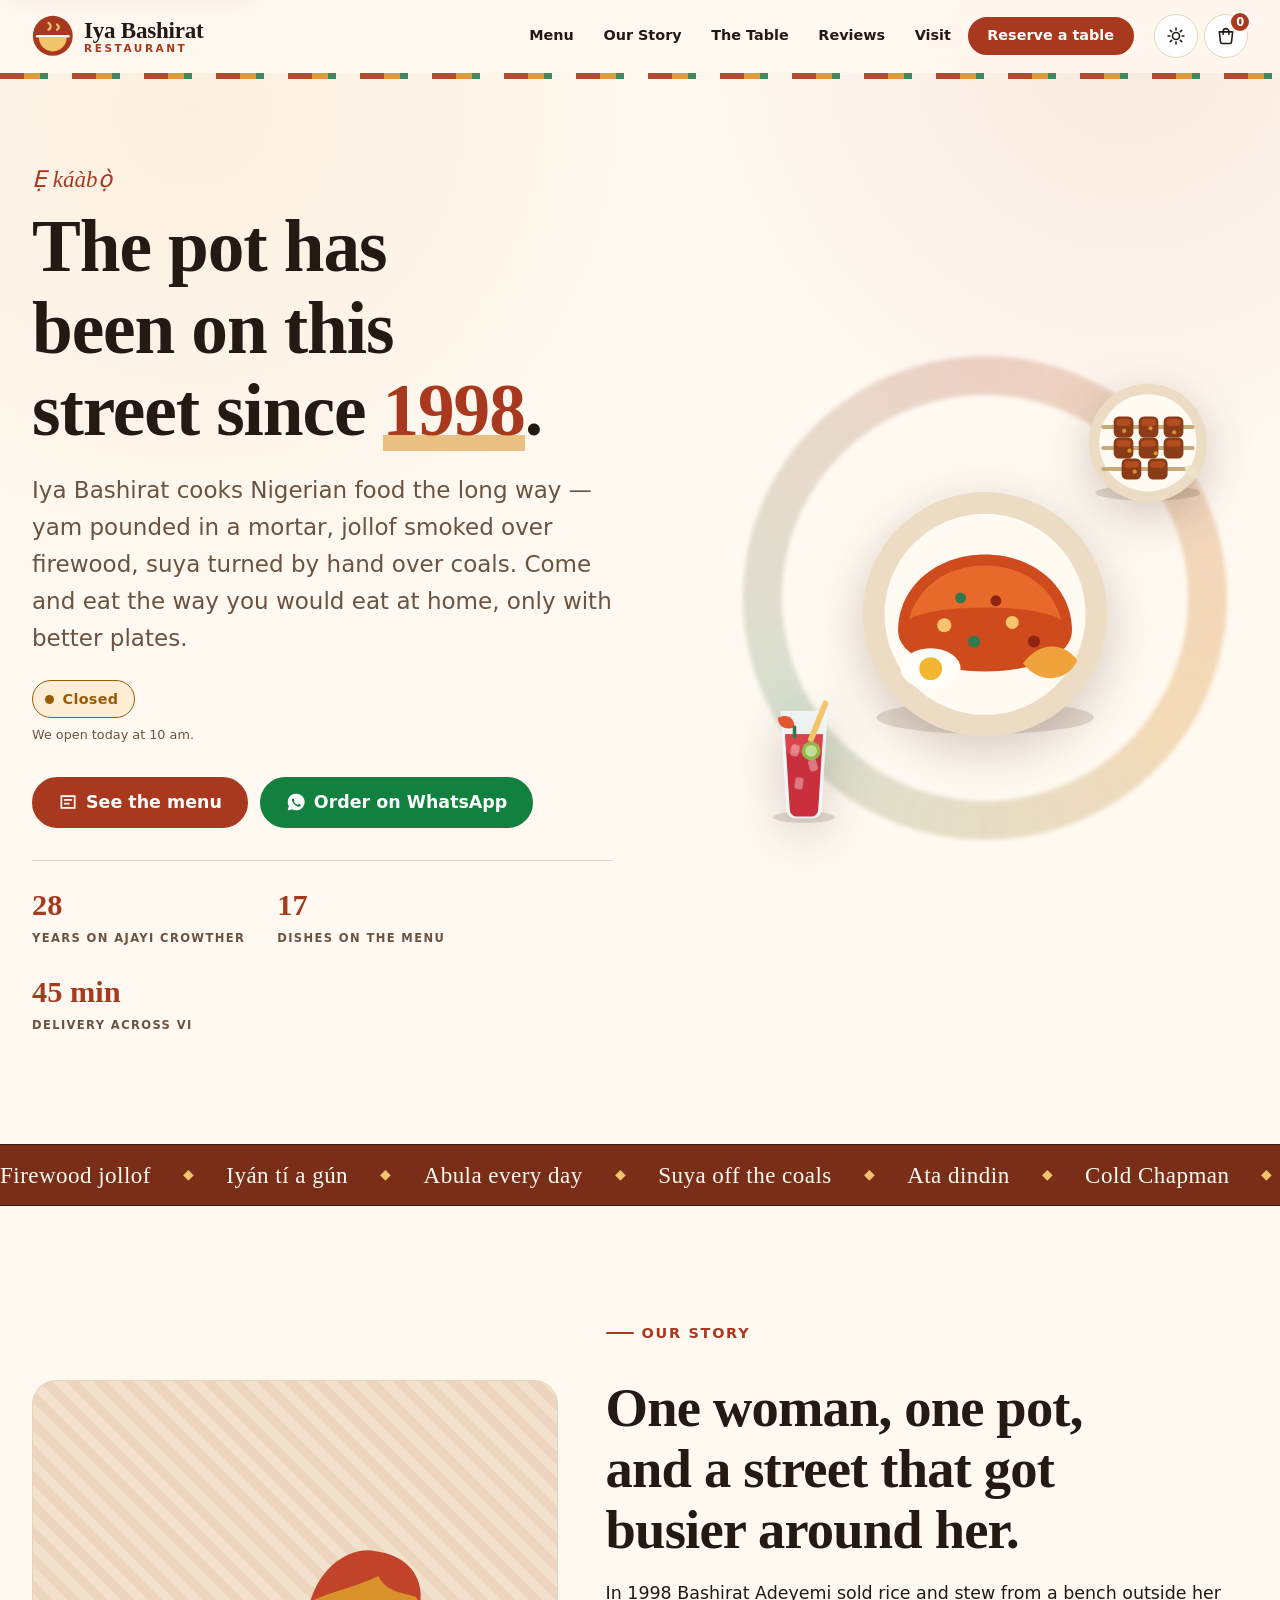
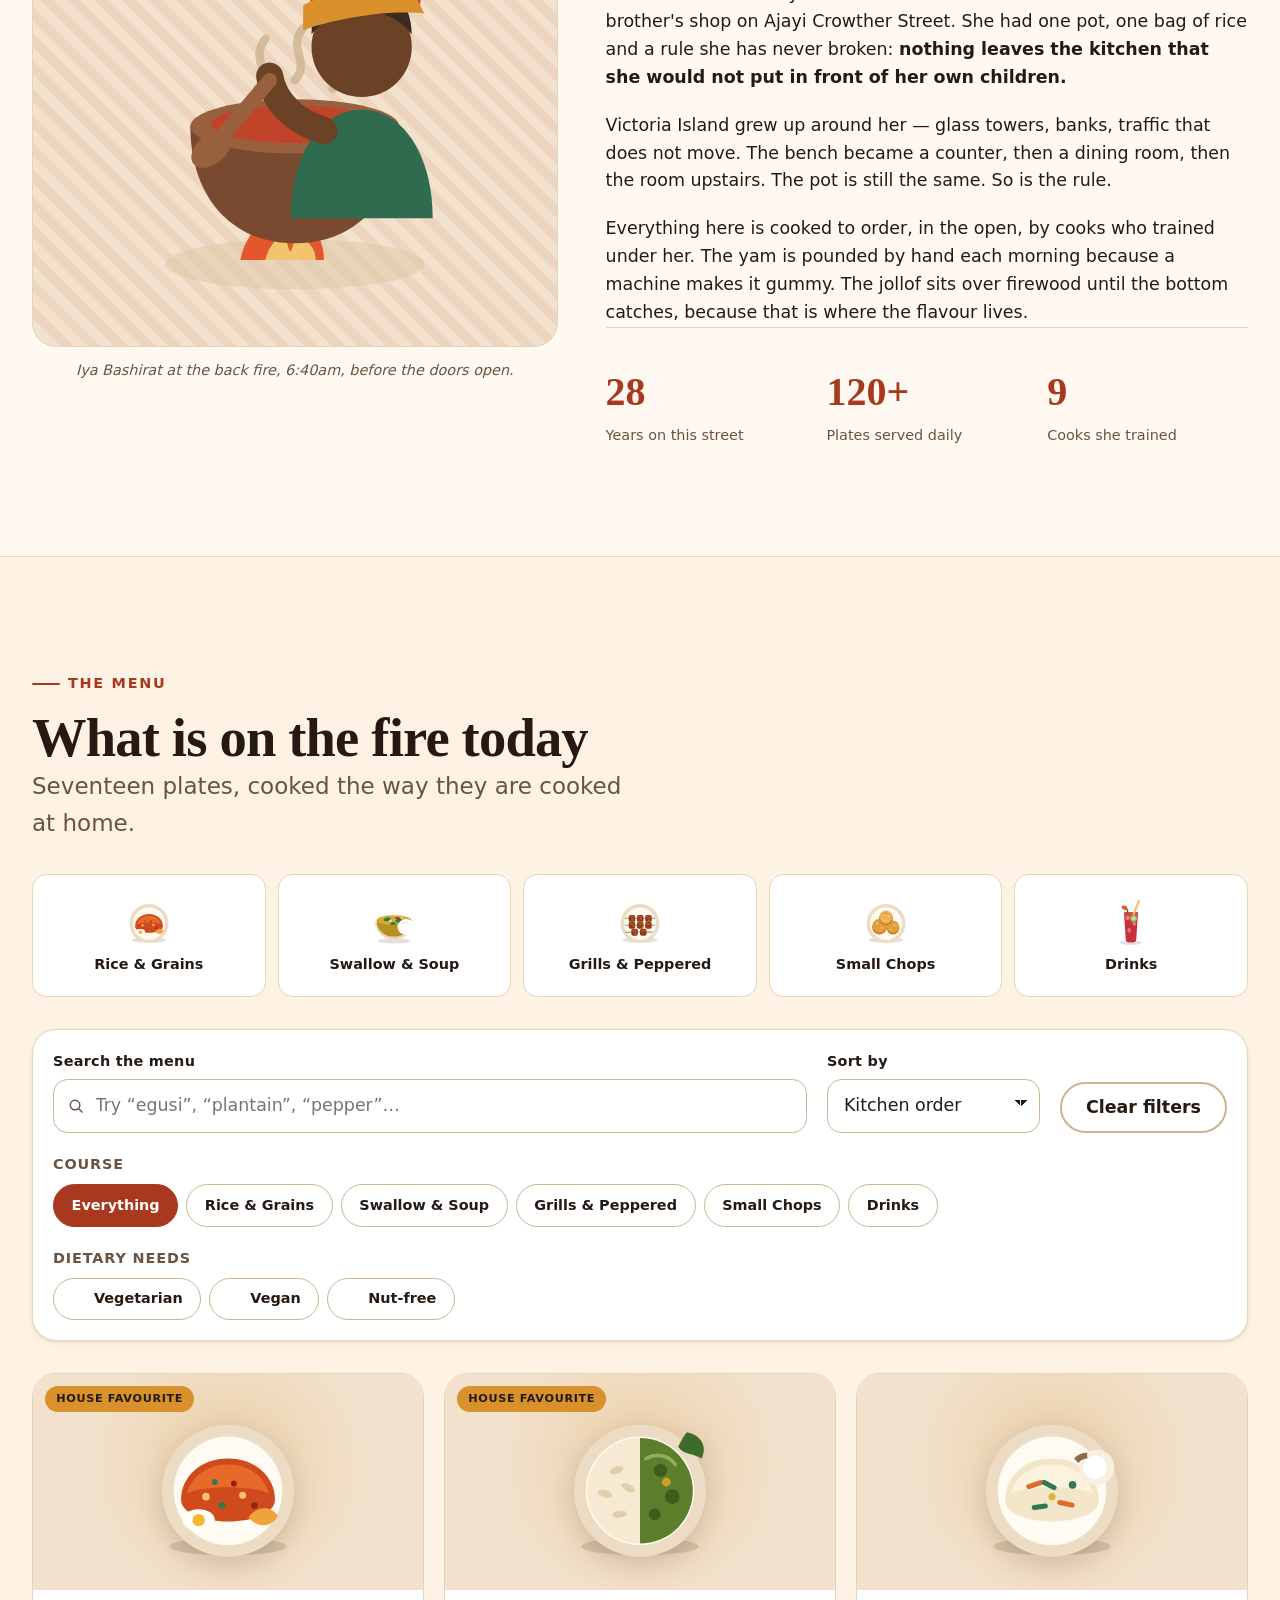
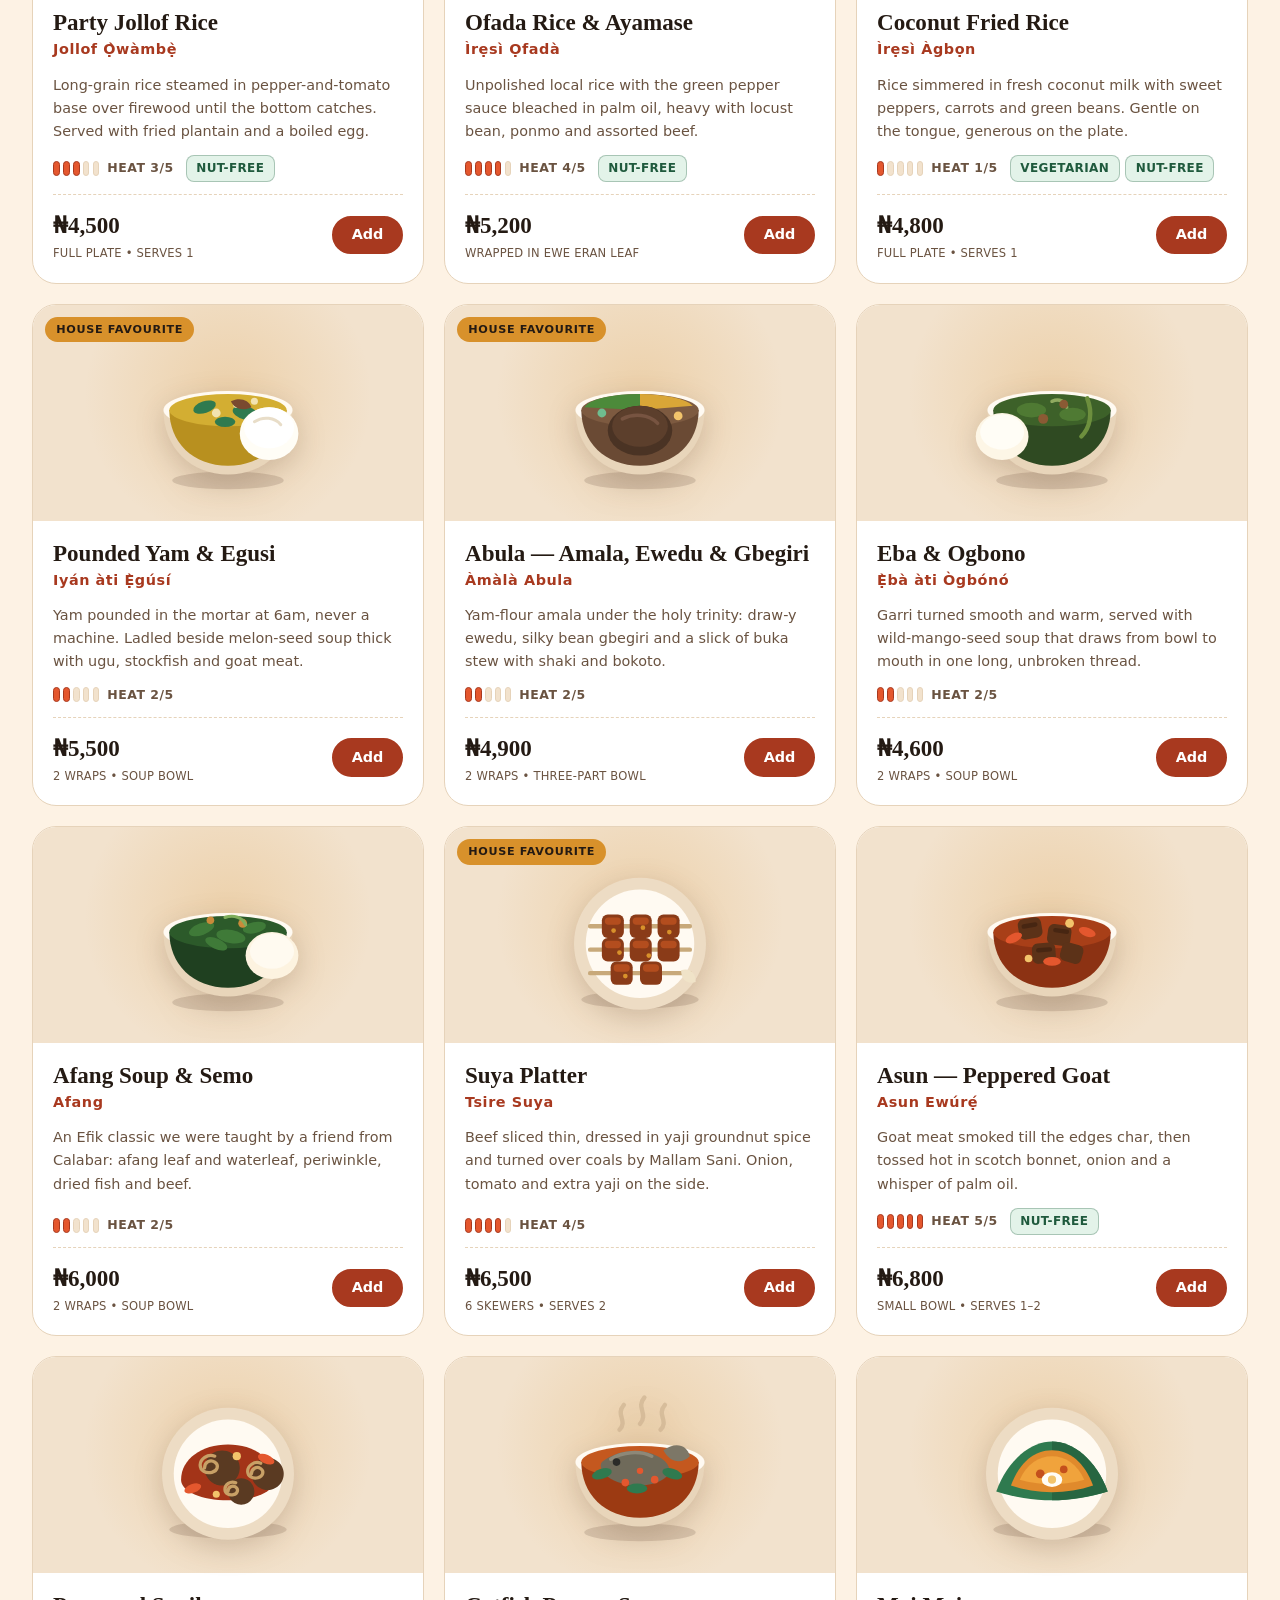
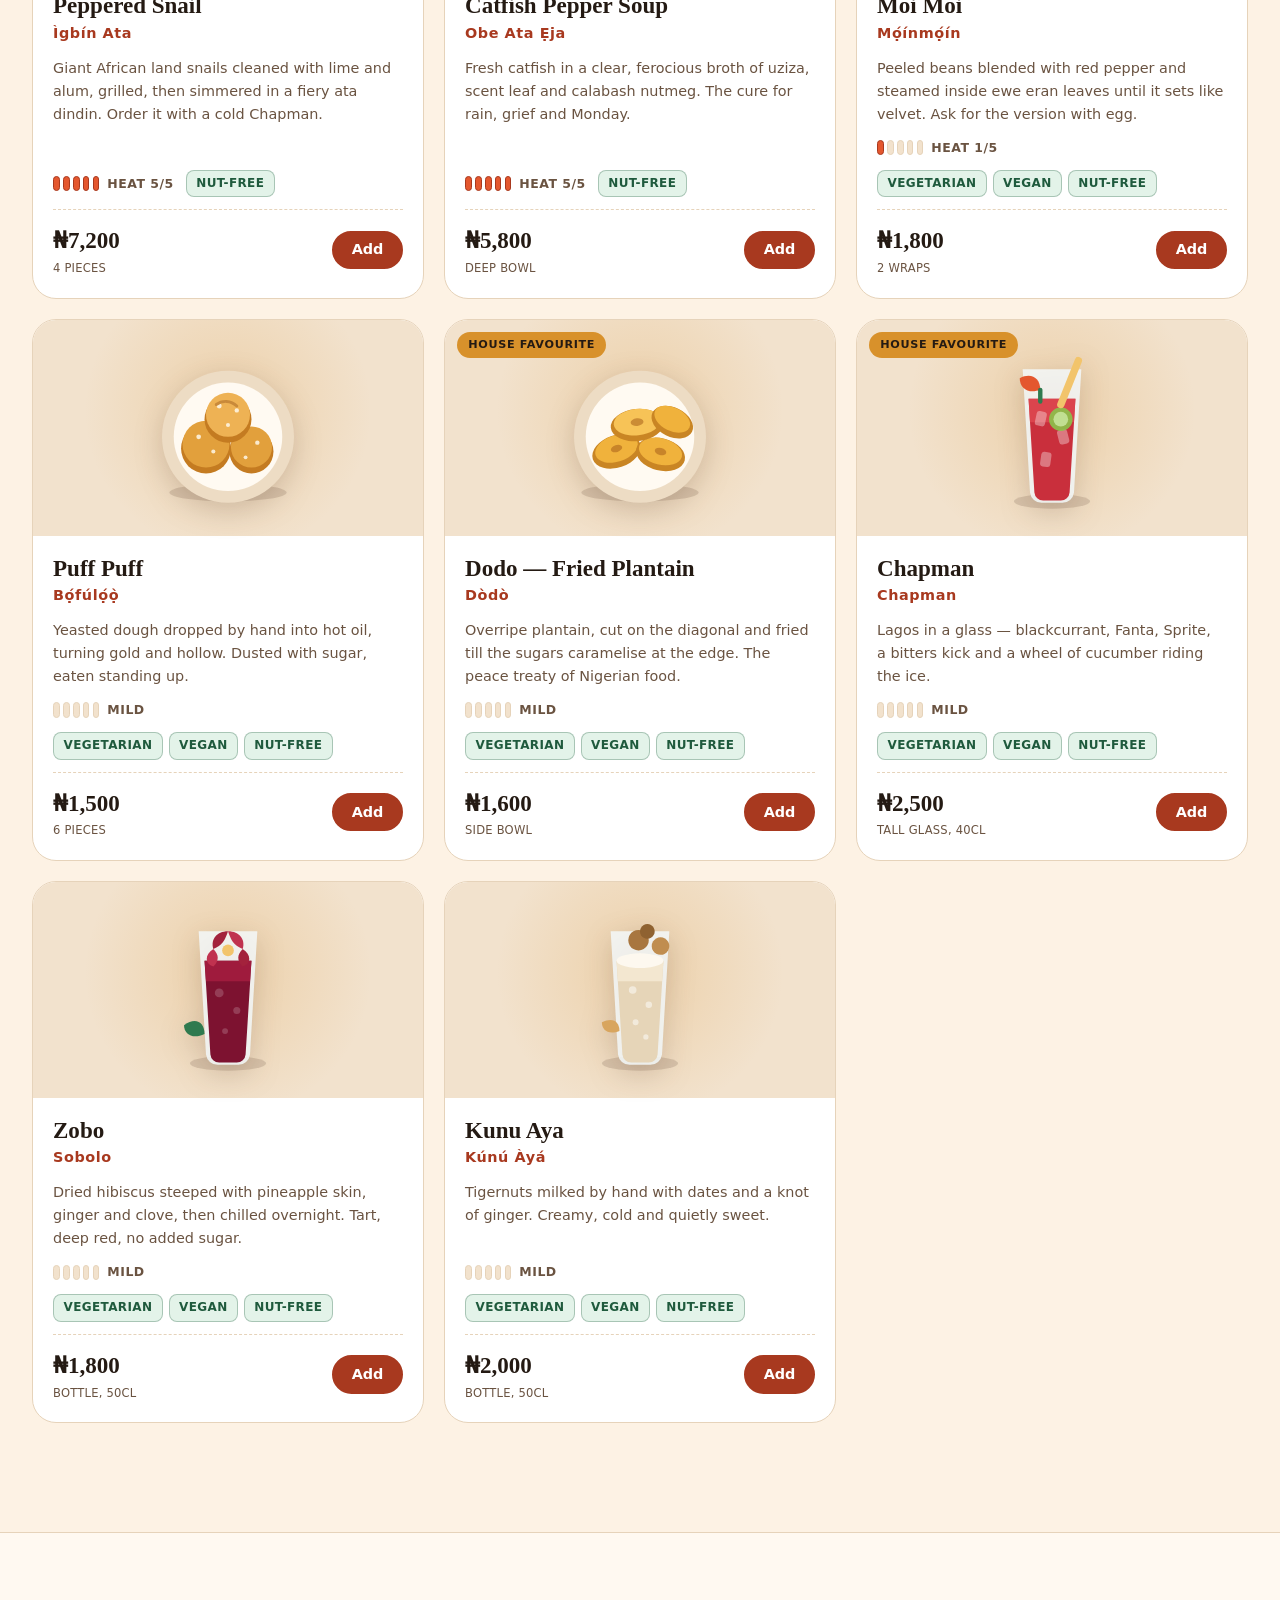
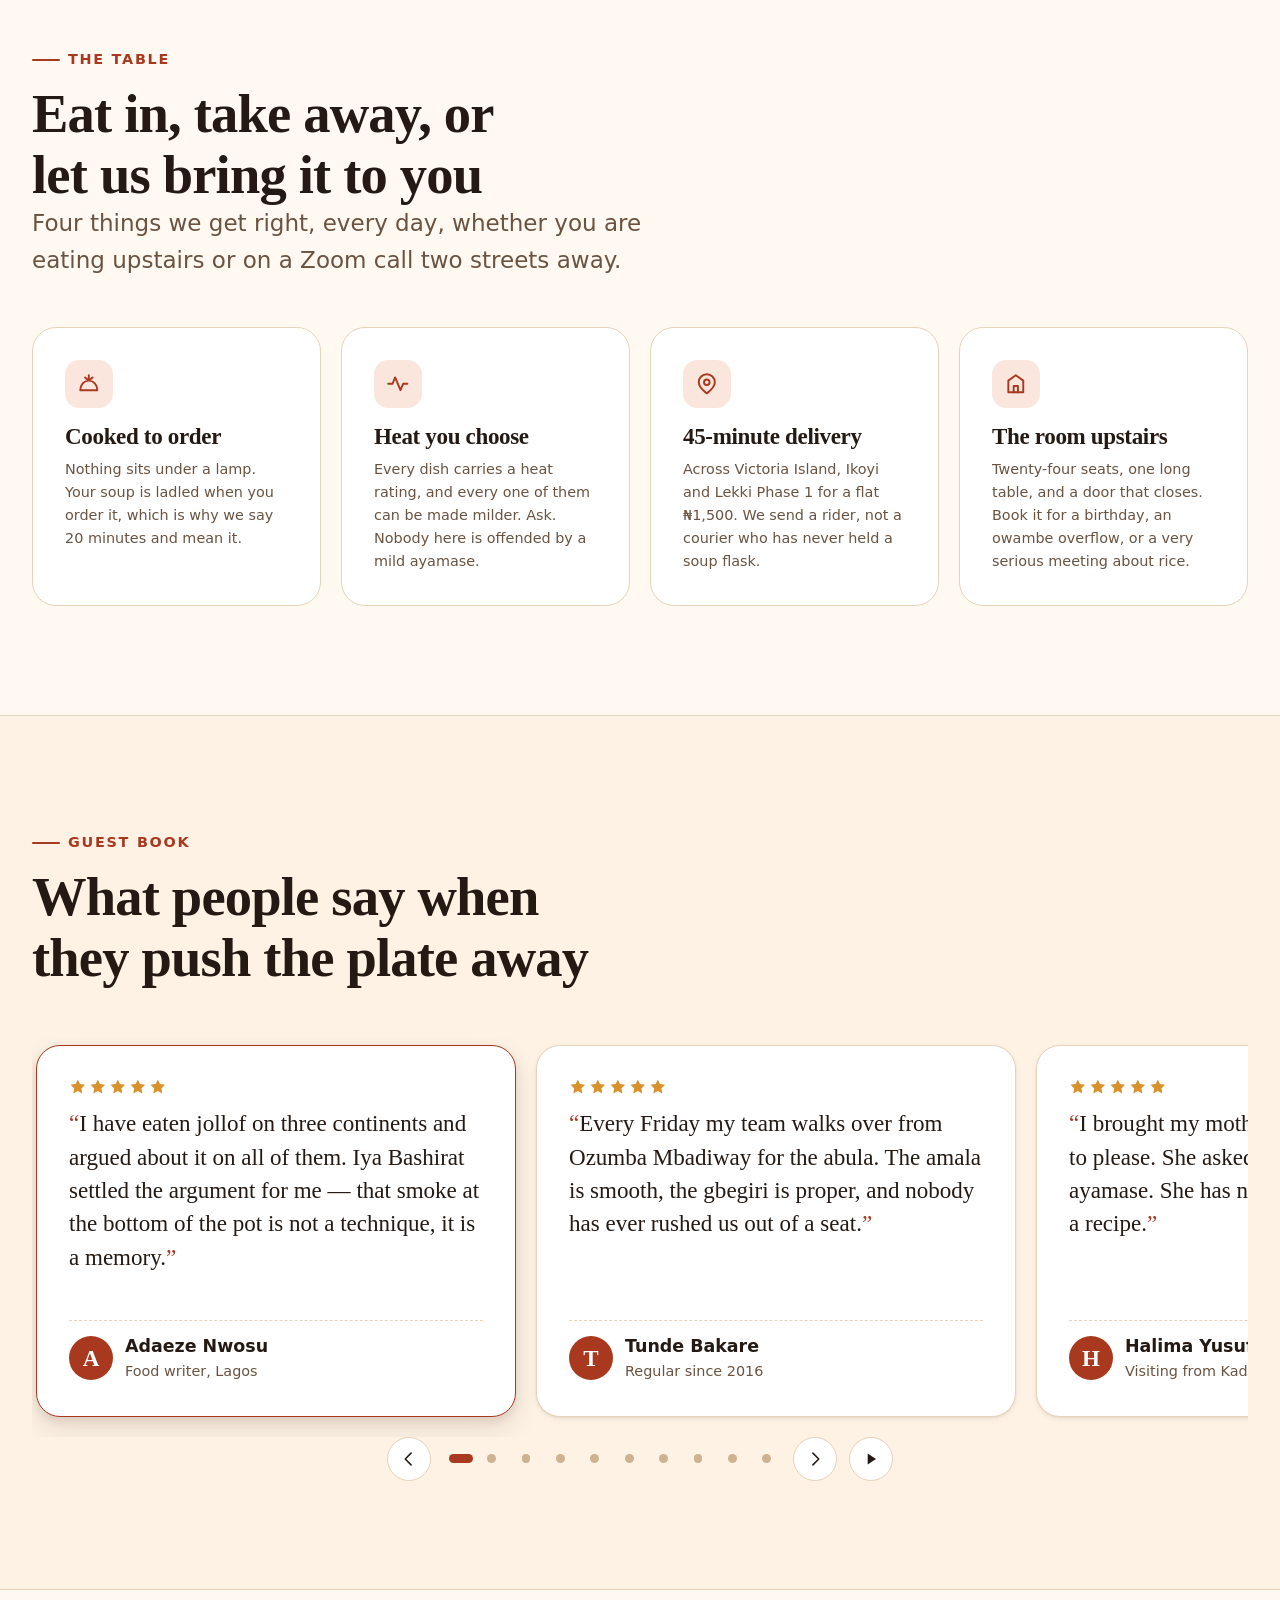
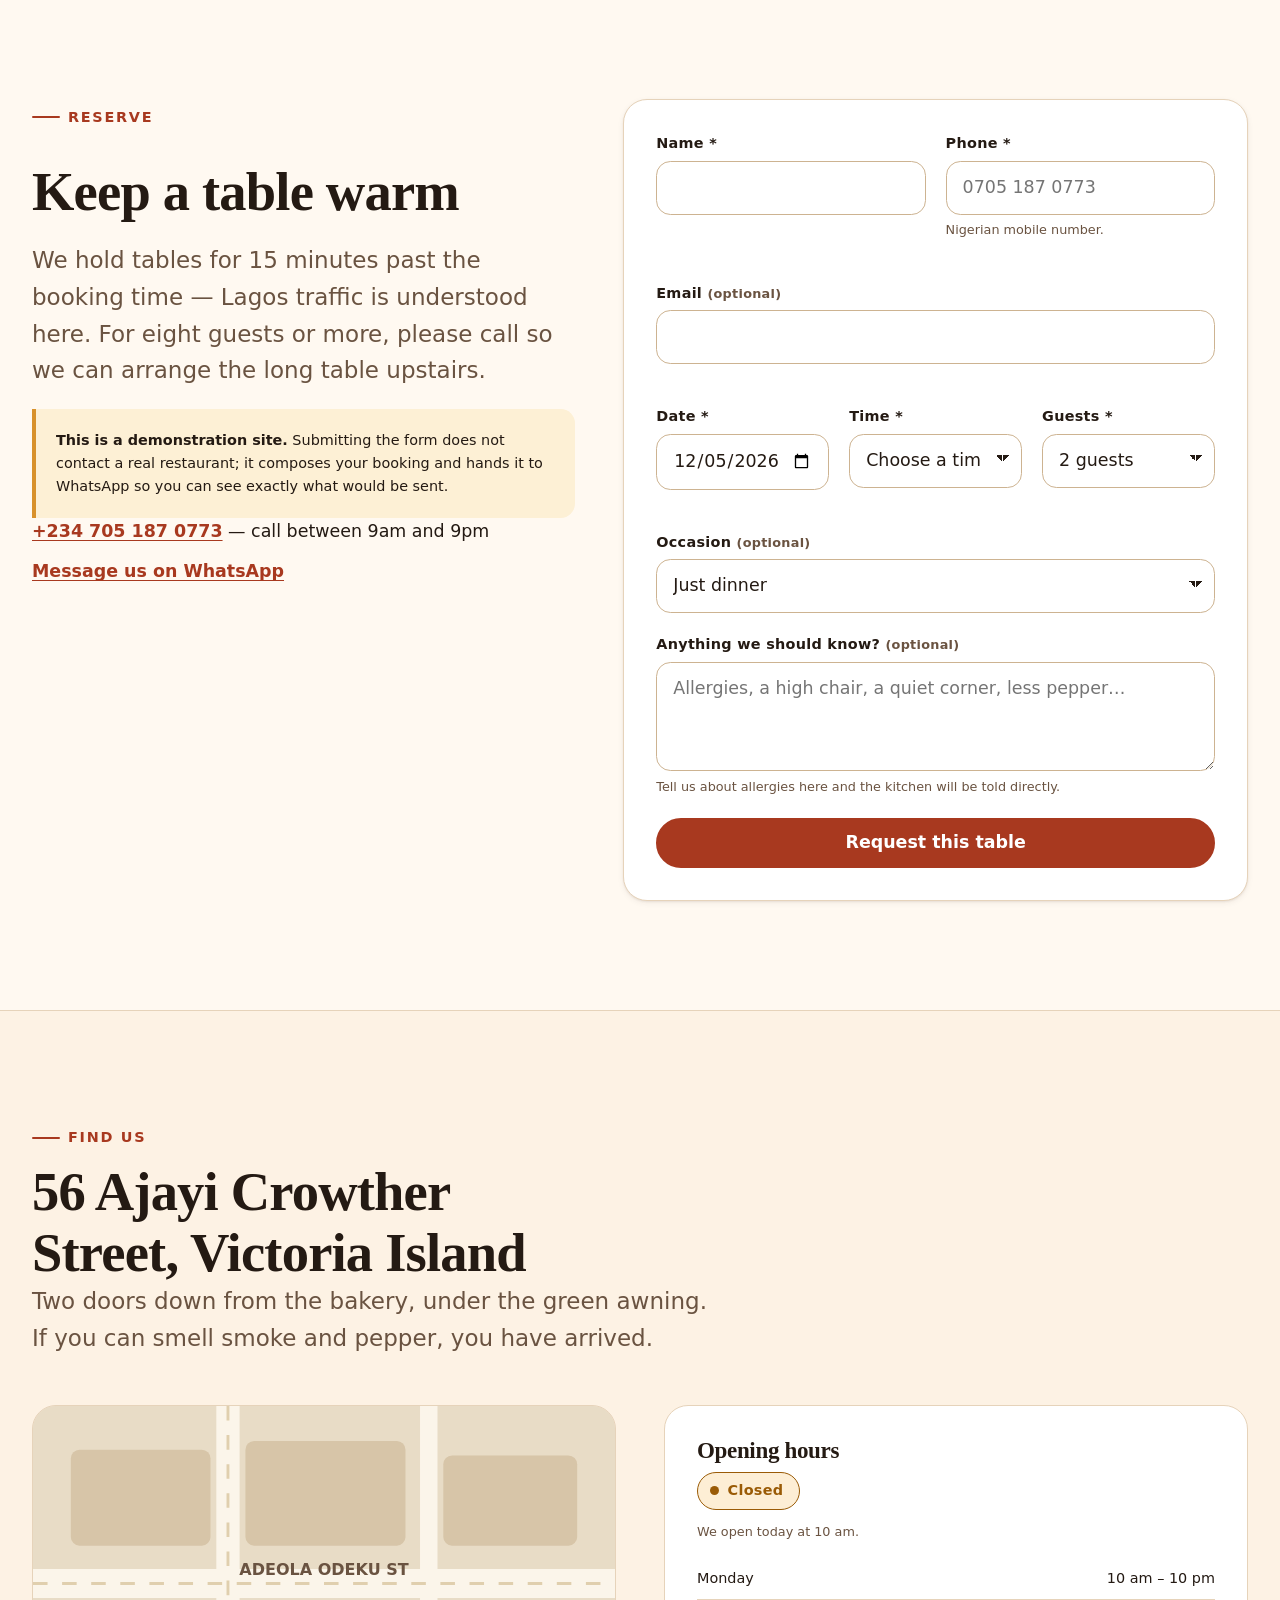
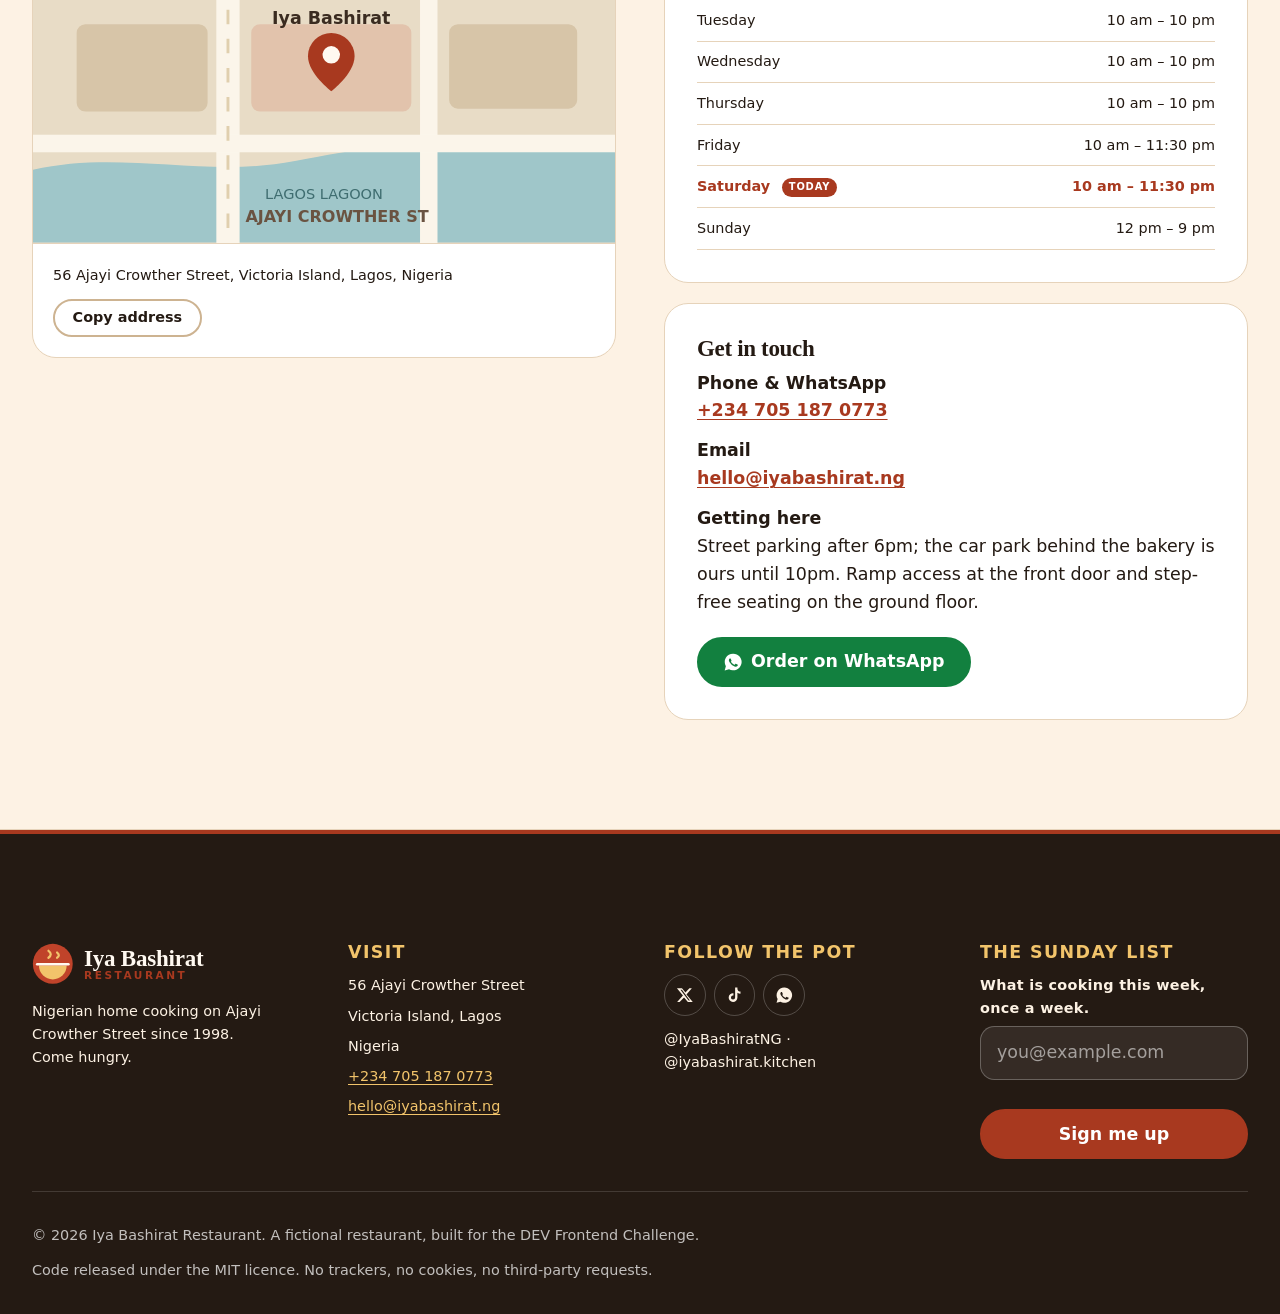
<file: index.html>
<!doctype html>
<html lang="en-NG" class="no-js">
<head>
<meta charset="utf-8">
<meta name="viewport" content="width=device-width, initial-scale=1">
<title>Iya Bashirat Restaurant — Nigerian Home Cooking in Victoria Island, Lagos</title>

<meta name="description" content="Iya Bashirat Restaurant serves jollof rice, abula, egusi, suya and pepper soup at 56 Ajayi Crowther Street, Victoria Island, Lagos. Order on WhatsApp or reserve a table.">
<meta name="theme-color" content="#fff8ef">
<meta name="color-scheme" content="light dark">

<meta property="og:type" content="restaurant">
<meta property="og:site_name" content="Iya Bashirat Restaurant">
<meta property="og:title" content="Iya Bashirat Restaurant — Nigerian Home Cooking in Lagos">
<meta property="og:description" content="Firewood jollof, pounded yam, suya from the coal pit. 56 Ajayi Crowther Street, Victoria Island.">
<meta property="og:locale" content="en_NG">
<meta name="twitter:card" content="summary_large_image">
<meta name="twitter:site" content="@IyaBashiratNG">

<link rel="icon" href="data:image/svg+xml,%3Csvg xmlns='http://www.w3.org/2000/svg' viewBox='0 0 32 32'%3E%3Crect width='32' height='32' rx='8' fill='%23a8391f'/%3E%3Cpath d='M5 17h22a11 11 0 0 1-22 0z' fill='%23f2c46b'/%3E%3Cpath d='M4 16h24' stroke='%23fff9f1' stroke-width='2.4' stroke-linecap='round'/%3E%3Cpath d='M16 6.5c2.2 1.6 2.2 3.4 0 5' stroke='%23f2c46b' stroke-width='2' stroke-linecap='round' fill='none'/%3E%3C/svg%3E">
<link rel="manifest" href="site.webmanifest">

<link rel="stylesheet" href="assets/css/base.css">
<link rel="stylesheet" href="assets/css/components.css">
<link rel="stylesheet" href="assets/css/sections.css">

<script type="module" src="assets/js/main.js"></script>

<script>
  /* A classic script, so it still runs in the one case the module above cannot:
     opening this file straight from disk. Browsers refuse module scripts over
     file:// on CORS grounds, which would leave the menu and guest book silently
     blank. main.js stamps data-booted on <html>; if that never happens, say so
     rather than showing empty sections. */
  window.addEventListener('load', function () {
    window.setTimeout(function () {
      if (document.documentElement.dataset.booted === 'true') return;
      var warning = document.getElementById('boot-warning');
      if (warning) warning.hidden = false;
    }, 500);
  });
</script>

<script type="application/ld+json">
{
  "@context": "https://schema.org",
  "@type": "Restaurant",
  "name": "Iya Bashirat Restaurant",
  "description": "Nigerian home cooking — jollof rice, abula, egusi, suya and pepper soup — served in Victoria Island, Lagos since 1998.",
  "servesCuisine": ["Nigerian", "West African", "Yoruba"],
  "priceRange": "₦₦",
  "telephone": "+2347051870773",
  "email": "hello@iyabashirat.ng",
  "address": {
    "@type": "PostalAddress",
    "streetAddress": "56 Ajayi Crowther Street",
    "addressLocality": "Victoria Island",
    "addressRegion": "Lagos",
    "addressCountry": "NG"
  },
  "geo": { "@type": "GeoCoordinates", "latitude": 6.4281, "longitude": 3.4219 },
  "sameAs": [
    "https://x.com/IyaBashiratNG",
    "https://www.tiktok.com/@iyabashirat.kitchen"
  ],
  "openingHoursSpecification": [
    { "@type": "OpeningHoursSpecification", "dayOfWeek": ["Monday","Tuesday","Wednesday","Thursday"], "opens": "10:00", "closes": "22:00" },
    { "@type": "OpeningHoursSpecification", "dayOfWeek": ["Friday","Saturday"], "opens": "10:00", "closes": "23:30" },
    { "@type": "OpeningHoursSpecification", "dayOfWeek": "Sunday", "opens": "12:00", "closes": "21:00" }
  ],
  "acceptsReservations": "True"
}
</script>
</head>

<body>
<a class="skip-link" href="#main">Skip to main content</a>
<div id="header-sentinel" aria-hidden="true"></div>

<!-- ============================================================ header -->
<header class="site-header">
  <div class="shell header__inner">
    <a class="brand" href="#top">
      <svg class="brand__mark" viewBox="0 0 48 48" aria-hidden="true" focusable="false">
        <circle cx="24" cy="24" r="23" fill="var(--brand)"/>
        <path d="M8 26h32a16 16 0 0 1-32 0z" fill="var(--gold-300)"/>
        <path d="M6 24.5h36" stroke="var(--cream-50)" stroke-width="3" stroke-linecap="round"/>
        <path d="M19 9c3.5 2.6 3.5 5.4 0 8M29 11c2.6 2 2.6 4 0 6" stroke="var(--gold-300)"
              stroke-width="2.6" stroke-linecap="round" fill="none"/>
      </svg>
      <span>
        <span class="brand__name">Iya Bashirat</span>
        <span class="brand__sub">Restaurant</span>
      </span>
    </a>

    <nav id="primary-nav" class="site-nav" aria-label="Primary">
      <ul class="nav__list">
        <li><a class="nav__link" href="#menu">Menu</a></li>
        <li><a class="nav__link" href="#story">Our Story</a></li>
        <li><a class="nav__link" href="#experience">The Table</a></li>
        <li><a class="nav__link" href="#reviews">Reviews</a></li>
        <li><a class="nav__link" href="#visit">Visit</a></li>
        <li><a class="btn btn--primary btn--sm" href="#reserve">Reserve a table</a></li>
      </ul>
    </nav>

    <div class="header__actions">
      <button type="button" class="icon-btn" id="theme-toggle" aria-pressed="false"
              aria-label="Switch to dark mode" title="Switch to dark mode">
        <svg viewBox="0 0 24 24" aria-hidden="true" focusable="false">
          <circle cx="12" cy="12" r="4.2"/>
          <path d="M12 2.5v2.2M12 19.3v2.2M2.5 12h2.2M19.3 12h2.2M5.2 5.2l1.6 1.6M17.2 17.2l1.6 1.6M18.8 5.2l-1.6 1.6M6.8 17.2l-1.6 1.6"/>
        </svg>
      </button>

      <button type="button" class="icon-btn tray-toggle" id="tray-toggle" aria-label="Order tray, empty">
        <svg viewBox="0 0 24 24" aria-hidden="true" focusable="false">
          <path d="M4 7h16l-1.4 12.1a2 2 0 0 1-2 1.9H7.4a2 2 0 0 1-2-1.9z"/>
          <path d="M8.5 10V6.6a3.5 3.5 0 0 1 7 0V10"/>
        </svg>
        <span class="tray-toggle__count" id="tray-count" hidden>0</span>
      </button>

      <button type="button" class="icon-btn nav-toggle" id="nav-toggle"
              aria-expanded="false" aria-controls="primary-nav" aria-label="Open menu">
        <svg viewBox="0 0 24 24" aria-hidden="true" focusable="false">
          <path d="M4 7h16M4 12h16M4 17h16"/>
        </svg>
      </button>
    </div>
  </div>
</header>

<main id="main">

  <!-- Shown only when the ES modules never booted — see the classic script in
       <head>. Hidden by default so it costs a served page nothing. -->
  <div class="boot-warning" id="boot-warning" role="alert" hidden>
    <div class="shell">
      <p class="boot-warning__title">This page is running without its scripts.</p>
      <p>
        The menu and the guest book are built in the browser, so they will look
        empty until the site is served over <code>http://</code>. Browsers block
        JavaScript modules on <code>file://</code> addresses.
      </p>
      <p>
        Close this and double-click <code>Open in browser.cmd</code> in the same
        folder instead — it serves the site and reopens it properly. Nothing gets
        installed. Everything below works from there.
      </p>
      <p>
        In the meantime, you can still reach us on
        <a href="tel:+2347051870773">+234&nbsp;705&nbsp;187&nbsp;0773</a>.
      </p>
    </div>
  </div>

  <!-- ============================================================ hero -->
  <section class="hero" id="top" aria-labelledby="hero-title">
    <div class="shell hero__grid">
      <div>
        <p class="hero__greeting" lang="yo">Ẹ káàbọ̀ <span lang="en" class="visually-hidden">— welcome</span></p>
        <h1 class="hero__title" id="hero-title">
          The pot has been on this street since <em>1998</em>.
        </h1>
        <p class="lede">
          Iya Bashirat cooks Nigerian food the long way — yam pounded in a mortar,
          jollof smoked over firewood, suya turned by hand over coals. Come and eat
          the way you would eat at home, only with better plates.
        </p>

        <p class="open-badge is-open" data-open-badge style="margin-top:1.5rem">
          <span class="open-badge__dot" aria-hidden="true"></span>
          <span data-open-label>Open now</span>
        </p>
        <p class="field__hint" data-open-detail style="margin-top:.4rem">
          Serving daily from 10 in the morning.
        </p>

        <div class="hero__actions">
          <a class="btn btn--primary" href="#menu">
            <svg class="btn__icon" viewBox="0 0 24 24" aria-hidden="true" focusable="false">
              <path d="M4 5h16v14H4z" fill="none" stroke="currentColor" stroke-width="2"/>
              <path d="M8 9.5h8M8 14h5" stroke="currentColor" stroke-width="2" stroke-linecap="round"/>
            </svg>
            See the menu
          </a>
          <a class="btn btn--whatsapp" data-whatsapp-message="Hello Iya Bashirat! I would like to place an order."
             href="https://wa.me/2347051870773" target="_blank" rel="noopener noreferrer">
            <svg class="btn__icon" viewBox="0 0 24 24" aria-hidden="true" focusable="false">
              <path d="M12 2a10 10 0 0 0-8.6 15L2 22l5.2-1.4A10 10 0 1 0 12 2zm5.6 14.2c-.2.7-1.4 1.3-2 1.4-.5.1-1.1.1-1.8-.1a13 13 0 0 1-5.9-5.2c-.4-.7-.9-1.6-.9-2.5s.5-1.4.7-1.6c.2-.2.4-.3.6-.3h.5c.2 0 .4 0 .6.5l.8 2c.1.2 0 .4-.1.5l-.4.5c-.1.2-.3.3-.1.6a9 9 0 0 0 3.8 3.3c.3.1.5.1.6-.1l.7-.9c.2-.2.3-.2.6-.1l2 .9c.3.1.4.2.4.4z"/>
            </svg>
            Order on WhatsApp
          </a>
        </div>

        <dl class="hero__facts">
          <div class="hero__fact">
            <dt>Years on Ajayi Crowther</dt>
            <dd>28</dd>
          </div>
          <div class="hero__fact">
            <dt>Dishes on the menu</dt>
            <dd>17</dd>
          </div>
          <div class="hero__fact">
            <dt>Delivery across VI</dt>
            <dd>45 min</dd>
          </div>
        </dl>
      </div>

      <div class="hero__plate" aria-hidden="true">
        <div class="hero__plate-ring"></div>
        <svg class="hero__dish hero__dish--main" viewBox="0 0 120 120"><use href="#dish-jollof"></use></svg>
        <svg class="hero__dish hero__dish--a" viewBox="0 0 120 120"><use href="#dish-suya"></use></svg>
        <svg class="hero__dish hero__dish--b" viewBox="0 0 120 120"><use href="#dish-chapman"></use></svg>
      </div>
    </div>
  </section>

  <!-- ========================================================== ribbon -->
  <div class="ribbon" aria-hidden="true">
    <div class="ribbon__track">
      <span class="ribbon__item">Firewood jollof</span>
      <span class="ribbon__item">Iyán tí a gún</span>
      <span class="ribbon__item">Abula every day</span>
      <span class="ribbon__item">Suya off the coals</span>
      <span class="ribbon__item">Ata dindin</span>
      <span class="ribbon__item">Cold Chapman</span>
      <span class="ribbon__item">Firewood jollof</span>
      <span class="ribbon__item">Iyán tí a gún</span>
      <span class="ribbon__item">Abula every day</span>
      <span class="ribbon__item">Suya off the coals</span>
      <span class="ribbon__item">Ata dindin</span>
      <span class="ribbon__item">Cold Chapman</span>
    </div>
  </div>

  <!-- =========================================================== story -->
  <section class="section" id="story" aria-labelledby="story-title">
    <div class="shell story__grid">
      <div data-reveal>
        <div class="story__portrait">
          <svg viewBox="0 0 220 240" role="img" aria-labelledby="portrait-title">
            <title id="portrait-title">An illustration of Iya Bashirat stirring a clay pot over a wood fire</title>
            <!-- fire -->
            <ellipse cx="110" cy="216" rx="62" ry="12" fill="#e0c9a8" opacity=".55"/>
            <path d="M84 214c2-12 10-16 12-26 6 8 4 14 8 18 3-6 2-12 8-16 6 10 12 12 12 24z" fill="#e4572e"/>
            <path d="M96 214c1-7 6-9 7-15 4 5 3 9 5 11 2-4 1-7 5-9 4 6 7 7 7 13z" fill="#f2c46b"/>
            <!-- pot -->
            <path d="M60 150h100c0 34-20 56-50 56s-50-22-50-56z" fill="#7a4a30"/>
            <ellipse cx="110" cy="150" rx="50" ry="13" fill="#98603d"/>
            <ellipse cx="110" cy="149" rx="40" ry="9" fill="#c0432a"/>
            <!-- steam -->
            <path d="M92 132c8-8-4-14 4-24M110 128c8-9-4-15 4-25M128 132c8-8-4-14 4-24"
                  fill="none" stroke="#cdb391" stroke-width="4" stroke-linecap="round" opacity=".8"/>
            <!-- figure -->
            <path d="M150 200c0-30 14-52 34-52s34 22 34 52z" fill="#2f6b4f" transform="translate(-42 -6)"/>
            <circle cx="142" cy="112" r="24" fill="#6b4226"/>
            <path d="M118 106c0-16 11-27 24-27s24 11 24 27c-6-8-14-11-24-11s-18 3-24 11z" fill="#3a2b20"/>
            <!-- head wrap -->
            <path d="M116 96c4-22 20-32 32-30 16 2 24 12 22 26-4-6-12-4-18-10-8 8-24 8-36 14z" fill="#c0432a"/>
            <path d="M114 92c10-6 24-8 36-14 4 8 12 8 18 10l4 8c-16-2-42 2-58 8z" fill="#d8912b"/>
            <!-- arm to spoon -->
            <path d="M124 152c-14-4-24-14-26-26" fill="none" stroke="#6b4226" stroke-width="13" stroke-linecap="round"/>
            <path d="M98 128 74 156" stroke="#98603d" stroke-width="7" stroke-linecap="round"/>
            <ellipse cx="70" cy="161" rx="11" ry="7" fill="#98603d" transform="rotate(-40 70 161)"/>
          </svg>
        </div>
        <p class="story__caption">Iya Bashirat at the back fire, 6:40am, before the doors open.</p>
      </div>

      <div class="stack" data-reveal style="--reveal-delay:1">
        <p class="eyebrow">Our story</p>
        <h2 id="story-title">One woman, one pot, and a street that got busier around her.</h2>
        <p>
          In 1998 Bashirat Adeyemi sold rice and stew from a bench outside her brother's
          shop on Ajayi Crowther Street. She had one pot, one bag of rice and a rule she
          has never broken: <strong>nothing leaves the kitchen that she would not put in
          front of her own children.</strong>
        </p>
        <p>
          Victoria Island grew up around her — glass towers, banks, traffic that does not
          move. The bench became a counter, then a dining room, then the room upstairs.
          The pot is still the same. So is the rule.
        </p>
        <p>
          Everything here is cooked to order, in the open, by cooks who trained under her.
          The yam is pounded by hand each morning because a machine makes it gummy. The
          jollof sits over firewood until the bottom catches, because that is where the
          flavour lives.
        </p>

        <dl class="stats">
          <div>
            <dd class="stats__value" data-count="28">28</dd>
            <dt class="stats__label">Years on this street</dt>
          </div>
          <div>
            <dd class="stats__value" data-count="120" data-count-suffix="+">120+</dd>
            <dt class="stats__label">Plates served daily</dt>
          </div>
          <div>
            <dd class="stats__value" data-count="9">9</dd>
            <dt class="stats__label">Cooks she trained</dt>
          </div>
        </dl>
      </div>
    </div>
  </section>

  <!-- ============================================================ menu -->
  <section class="section section--tint" id="menu" aria-labelledby="menu-title">
    <div class="shell">
      <div class="menu__head">
        <div class="section-head" style="margin-bottom:0">
          <p class="eyebrow">The menu</p>
          <h2 id="menu-title">What is on the fire today</h2>
          <p class="lede" id="menu-blurb">
            Seventeen plates, cooked the way they are cooked at home.
          </p>
        </div>
      </div>

      <noscript>
        <p class="no-js-note">
          The interactive menu needs JavaScript. You can still see everything we cook by
          calling <a href="tel:+2347051870773">+234 705 187 0773</a> — we will read it to you.
        </p>
      </noscript>

      <ul class="category-strip">
        <li>
          <button type="button" class="category-tile" data-jump-category="rice">
            <svg viewBox="0 0 120 120" aria-hidden="true"><use href="#dish-jollof"></use></svg>
            Rice &amp; Grains
          </button>
        </li>
        <li>
          <button type="button" class="category-tile" data-jump-category="swallow">
            <svg viewBox="0 0 120 120" aria-hidden="true"><use href="#dish-egusi"></use></svg>
            Swallow &amp; Soup
          </button>
        </li>
        <li>
          <button type="button" class="category-tile" data-jump-category="grill">
            <svg viewBox="0 0 120 120" aria-hidden="true"><use href="#dish-suya"></use></svg>
            Grills &amp; Peppered
          </button>
        </li>
        <li>
          <button type="button" class="category-tile" data-jump-category="chops">
            <svg viewBox="0 0 120 120" aria-hidden="true"><use href="#dish-puffpuff"></use></svg>
            Small Chops
          </button>
        </li>
        <li>
          <button type="button" class="category-tile" data-jump-category="drinks">
            <svg viewBox="0 0 120 120" aria-hidden="true"><use href="#dish-chapman"></use></svg>
            Drinks
          </button>
        </li>
      </ul>

      <form class="filters" id="menu-filters" role="search" aria-label="Filter the menu">
        <div class="filters__row">
          <div class="field filters__search">
            <label class="field__label" for="menu-search">Search the menu</label>
            <div class="search-control">
              <svg viewBox="0 0 24 24" aria-hidden="true" focusable="false">
                <circle cx="11" cy="11" r="6.5"/>
                <path d="m16 16 4.5 4.5" stroke-linecap="round"/>
              </svg>
              <input class="field__control" type="search" id="menu-search" name="q"
                     placeholder="Try “egusi”, “plantain”, “pepper”…"
                     autocomplete="off" spellcheck="false">
            </div>
          </div>

          <div class="field filters__sort">
            <label class="field__label" for="menu-sort">Sort by</label>
            <select class="field__control" id="menu-sort" name="sort">
              <option value="default">Kitchen order</option>
              <option value="price-asc">Price: low to high</option>
              <option value="price-desc">Price: high to low</option>
              <option value="spice-desc">Heat: hottest first</option>
              <option value="name">Name: A to Z</option>
            </select>
          </div>

          <div class="filters__reset">
            <button type="button" class="btn btn--ghost" id="menu-reset">Clear filters</button>
          </div>
        </div>

        <fieldset class="fieldset">
          <legend class="fieldset__legend">Course</legend>
          <ul class="chip-list" id="category-chips">
            <!-- Chips are rendered from data by assets/js/modules/menu.js -->
          </ul>
        </fieldset>

        <fieldset class="fieldset">
          <legend class="fieldset__legend">Dietary needs</legend>
          <ul class="chip-list" id="diet-toggles">
            <!-- Toggles are rendered from data by assets/js/modules/menu.js -->
          </ul>
        </fieldset>
      </form>

      <p class="visually-hidden" id="menu-status" role="status" aria-live="polite"></p>

      <ul class="dish-grid" id="menu-grid">
        <!-- Dish cards are rendered from data by assets/js/modules/menu.js -->
      </ul>

      <div class="menu__empty" id="menu-empty" hidden>
        <h3>Nothing matches that</h3>
        <p>Try a different course, or clear the filters and start again.</p>
        <button type="button" class="btn btn--primary" id="menu-empty-reset">Clear all filters</button>
      </div>
    </div>
  </section>

  <!-- ====================================================== experience -->
  <section class="section" id="experience" aria-labelledby="experience-title">
    <div class="shell">
      <div class="section-head" data-reveal>
        <p class="eyebrow">The table</p>
        <h2 id="experience-title">Eat in, take away, or let us bring it to you</h2>
        <p class="lede">
          Four things we get right, every day, whether you are eating upstairs or
          on a Zoom call two streets away.
        </p>
      </div>

      <ul class="feature-grid">
        <li class="feature" data-reveal>
          <span class="feature__icon" aria-hidden="true">
            <svg viewBox="0 0 24 24"><path d="M4 18c0-5 3.6-9 8-9s8 4 8 9zM12 9V4M8.5 6 12 9l3.5-3"/></svg>
          </span>
          <h3>Cooked to order</h3>
          <p>
            Nothing sits under a lamp. Your soup is ladled when you order it, which is
            why we say 20 minutes and mean it.
          </p>
        </li>

        <li class="feature" data-reveal style="--reveal-delay:1">
          <span class="feature__icon" aria-hidden="true">
            <svg viewBox="0 0 24 24"><path d="M3 12h4l2.5-6 5 12L17 12h4"/></svg>
          </span>
          <h3>Heat you choose</h3>
          <p>
            Every dish carries a heat rating, and every one of them can be made milder.
            Ask. Nobody here is offended by a mild ayamase.
          </p>
        </li>

        <li class="feature" data-reveal style="--reveal-delay:2">
          <span class="feature__icon" aria-hidden="true">
            <svg viewBox="0 0 24 24"><path d="M12 21s-7.5-5.2-7.5-10.5a7.5 7.5 0 0 1 15 0C19.5 15.8 12 21 12 21z"/><circle cx="12" cy="10.5" r="2.6"/></svg>
          </span>
          <h3>45-minute delivery</h3>
          <p>
            Across Victoria Island, Ikoyi and Lekki Phase 1 for a flat ₦1,500. We send a
            rider, not a courier who has never held a soup flask.
          </p>
        </li>

        <li class="feature" data-reveal style="--reveal-delay:3">
          <span class="feature__icon" aria-hidden="true">
            <svg viewBox="0 0 24 24"><path d="M5 20V9l7-5 7 5v11z"/><path d="M10 20v-6h4v6"/></svg>
          </span>
          <h3>The room upstairs</h3>
          <p>
            Twenty-four seats, one long table, and a door that closes. Book it for a
            birthday, an owambe overflow, or a very serious meeting about rice.
          </p>
        </li>
      </ul>
    </div>
  </section>

  <!-- ========================================================= reviews -->
  <section class="section section--tint" id="reviews" aria-labelledby="reviews-title">
    <div class="shell">
      <div class="section-head" data-reveal>
        <p class="eyebrow">Guest book</p>
        <h2 id="reviews-title">What people say when they push the plate away</h2>
      </div>

      <div class="carousel" id="reviews-carousel"
           role="group" aria-roledescription="carousel" aria-label="Guest reviews">
        <ul class="carousel__track" id="review-track" tabindex="0"
            aria-label="Reviews, use the left and right arrow keys to move between them">
          <!-- Slides are rendered from data by assets/js/modules/testimonials.js -->
        </ul>

        <div class="carousel__controls">
          <button type="button" class="icon-btn" id="review-prev" aria-label="Previous review">
            <svg viewBox="0 0 24 24" aria-hidden="true" focusable="false"><path d="m14.5 5-7 7 7 7"/></svg>
          </button>

          <ul class="carousel__dots" id="review-dots">
            <!-- Dots are rendered by assets/js/modules/testimonials.js -->
          </ul>

          <button type="button" class="icon-btn" id="review-next" aria-label="Next review">
            <svg viewBox="0 0 24 24" aria-hidden="true" focusable="false"><path d="m9.5 5 7 7-7 7"/></svg>
          </button>

          <button type="button" class="icon-btn" id="review-play" aria-pressed="false"
                  aria-label="Play reviews automatically" title="Play reviews automatically">
            <svg class="icon-play" viewBox="0 0 24 24" aria-hidden="true" focusable="false">
              <path d="M8 5.5 18 12 8 18.5z" fill="currentColor" stroke="none"/>
            </svg>
            <svg class="icon-pause" viewBox="0 0 24 24" aria-hidden="true" focusable="false">
              <path d="M9.5 5v14M14.5 5v14"/>
            </svg>
          </button>
        </div>
      </div>
    </div>
  </section>

  <!-- ========================================================= reserve -->
  <section class="section" id="reserve" aria-labelledby="reserve-title">
    <div class="shell reserve__grid">
      <div class="stack" data-reveal>
        <p class="eyebrow">Reserve</p>
        <h2 id="reserve-title">Keep a table warm</h2>
        <p class="lede">
          We hold tables for 15 minutes past the booking time — Lagos traffic is
          understood here. For eight guests or more, please call so we can arrange
          the long table upstairs.
        </p>
        <p class="reserve__note">
          <strong>This is a demonstration site.</strong> Submitting the form does not
          contact a real restaurant; it composes your booking and hands it to WhatsApp
          so you can see exactly what would be sent.
        </p>
        <ul class="contact-list">
          <li>
            <a data-phone-link href="tel:+2347051870773">+234 705 187 0773</a>
            — call between 9am and 9pm
          </li>
          <li>
            <a data-whatsapp-message="Hello Iya Bashirat! I would like to ask about a booking."
               href="https://wa.me/2347051870773" target="_blank" rel="noopener noreferrer">
              Message us on WhatsApp
            </a>
          </li>
        </ul>
      </div>

      <form class="reserve__form" id="reservation-form" novalidate data-reveal style="--reveal-delay:1">
        <p class="visually-hidden" id="reservation-status" role="alert"></p>

        <div class="form-row form-row--2">
          <div class="field">
            <label class="field__label" for="res-name">Name <span aria-hidden="true">*</span></label>
            <input class="field__control" type="text" id="res-name" name="name"
                   autocomplete="name" required data-validate
                   data-error-required="Please tell us the name for the booking."
                   aria-describedby="res-name-error">
            <span class="field__error" id="res-name-error" aria-live="polite"></span>
          </div>

          <div class="field">
            <label class="field__label" for="res-phone">Phone <span aria-hidden="true">*</span></label>
            <input class="field__control" type="tel" id="res-phone" name="phone"
                   autocomplete="tel" inputmode="tel" placeholder="0705 187 0773"
                   required data-validate
                   data-error-required="We need a number to confirm the booking."
                   aria-describedby="res-phone-hint res-phone-error">
            <span class="field__hint" id="res-phone-hint">Nigerian mobile number.</span>
            <span class="field__error" id="res-phone-error" aria-live="polite"></span>
          </div>
        </div>

        <div class="field">
          <label class="field__label" for="res-email">Email <span class="field__hint">(optional)</span></label>
          <input class="field__control" type="email" id="res-email" name="email"
                 autocomplete="email" data-validate aria-describedby="res-email-error">
          <span class="field__error" id="res-email-error" aria-live="polite"></span>
        </div>

        <div class="form-row form-row--3">
          <div class="field">
            <label class="field__label" for="res-date">Date <span aria-hidden="true">*</span></label>
            <input class="field__control" type="date" id="res-date" name="date"
                   required data-validate
                   data-error-required="Choose a date for your visit."
                   aria-describedby="res-date-error">
            <span class="field__error" id="res-date-error" aria-live="polite"></span>
          </div>

          <div class="field">
            <label class="field__label" for="res-time">Time <span aria-hidden="true">*</span></label>
            <select class="field__control" id="res-time" name="time" required data-validate
                    data-error-required="Choose a seating time."
                    aria-describedby="res-time-error">
              <option value="">Choose a time</option>
            </select>
            <span class="field__error" id="res-time-error" aria-live="polite"></span>
          </div>

          <div class="field">
            <label class="field__label" for="res-guests">Guests <span aria-hidden="true">*</span></label>
            <select class="field__control" id="res-guests" name="guests" required data-validate
                    data-error-required="How many are coming?"
                    aria-describedby="res-guests-error">
              <option value="1">1 guest</option>
              <option value="2" selected>2 guests</option>
              <option value="3">3 guests</option>
              <option value="4">4 guests</option>
              <option value="5">5 guests</option>
              <option value="6">6 guests</option>
              <option value="7">7 guests</option>
              <option value="8">8 guests</option>
            </select>
            <span class="field__error" id="res-guests-error" aria-live="polite"></span>
          </div>
        </div>

        <div class="field">
          <label class="field__label" for="res-occasion">Occasion <span class="field__hint">(optional)</span></label>
          <select class="field__control" id="res-occasion" name="occasion">
            <option value="none">Just dinner</option>
            <option value="Birthday">Birthday</option>
            <option value="Anniversary">Anniversary</option>
            <option value="Business meal">Business meal</option>
            <option value="Family gathering">Family gathering</option>
          </select>
        </div>

        <div class="field">
          <label class="field__label" for="res-notes">
            Anything we should know? <span class="field__hint">(optional)</span>
          </label>
          <textarea class="field__control" id="res-notes" name="notes" rows="3"
                    placeholder="Allergies, a high chair, a quiet corner, less pepper…"
                    aria-describedby="res-notes-hint"></textarea>
          <span class="field__hint" id="res-notes-hint">
            Tell us about allergies here and the kitchen will be told directly.
          </span>
        </div>

        <button type="submit" class="btn btn--primary btn--block">Request this table</button>
      </form>
    </div>
  </section>

  <!-- =========================================================== visit -->
  <section class="section section--tint" id="visit" aria-labelledby="visit-title">
    <div class="shell">
      <div class="section-head" data-reveal>
        <p class="eyebrow">Find us</p>
        <h2 id="visit-title">56 Ajayi Crowther Street, Victoria Island</h2>
        <p class="lede">
          Two doors down from the bakery, under the green awning. If you can smell
          smoke and pepper, you have arrived.
        </p>
      </div>

      <div class="visit__grid">
        <div data-reveal>
          <div class="map">
            <svg viewBox="0 0 400 300" role="img" aria-labelledby="map-title map-desc">
              <title id="map-title">Stylised map of Ajayi Crowther Street, Victoria Island</title>
              <desc id="map-desc">
                Iya Bashirat Restaurant sits on Ajayi Crowther Street, one block back from
                Adeola Odeku Street, in Victoria Island, Lagos.
              </desc>
              <rect width="400" height="300" fill="#e8dcc6"/>
              <!-- water -->
              <path d="M0 250c60-14 120 6 180-6s160-26 220-6v62H0z" fill="#9fc6c9"/>
              <!-- blocks -->
              <g fill="#d7c5a8">
                <rect x="26" y="30" width="96" height="66" rx="6"/>
                <rect x="146" y="24" width="110" height="72" rx="6"/>
                <rect x="282" y="34" width="92" height="62" rx="6"/>
                <rect x="30" y="150" width="90" height="60" rx="6"/>
                <rect x="286" y="150" width="88" height="58" rx="6"/>
              </g>
              <!-- roads -->
              <g stroke="#fbf5ea" fill="none" stroke-linecap="round">
                <path d="M0 122h400" stroke-width="20"/>
                <path d="M134 0v300" stroke-width="16"/>
                <path d="M272 0v300" stroke-width="12"/>
                <path d="M0 232h400" stroke-width="12"/>
              </g>
              <g stroke="#e0cfae" stroke-width="2" stroke-dasharray="10 10" fill="none">
                <path d="M0 122h400"/>
                <path d="M134 0v300"/>
              </g>
              <!-- our block -->
              <rect x="150" y="150" width="110" height="60" rx="6" fill="#c0432a" opacity=".16"/>
              <!-- labels -->
              <text x="200" y="116" text-anchor="middle" font-family="system-ui, sans-serif"
                    font-size="11" font-weight="700" fill="#6a5341">ADEOLA ODEKU ST</text>
              <text x="146" y="286" font-family="system-ui, sans-serif"
                    font-size="11" font-weight="700" fill="#6a5341">AJAYI CROWTHER ST</text>
              <text x="200" y="270" text-anchor="middle" font-family="system-ui, sans-serif"
                    font-size="10" fill="#3f6d70">LAGOS LAGOON</text>
              <!-- pin -->
              <g class="map__pin">
                <path d="M205 196c0 0-16-12-16-24a16 16 0 0 1 32 0c0 12-16 24-16 24z" fill="#a8391f"/>
                <circle cx="205" cy="171" r="6" fill="#fff9f1"/>
              </g>
              <text x="205" y="150" text-anchor="middle" font-family="system-ui, sans-serif"
                    font-size="12" font-weight="700" fill="#3a2b20">Iya Bashirat</text>
            </svg>
            <div class="map__caption">
              <p style="margin:0" id="address-text">
                56 Ajayi Crowther Street, Victoria Island, Lagos, Nigeria
              </p>
              <button type="button" class="btn btn--ghost btn--sm" id="copy-address">
                Copy address
              </button>
            </div>
          </div>
        </div>

        <div data-reveal style="--reveal-delay:1">
          <div class="info-card">
            <h3>Opening hours</h3>
            <p class="open-badge is-open" data-open-badge style="margin-bottom:.75rem">
              <span class="open-badge__dot" aria-hidden="true"></span>
              <span data-open-label>Open now</span>
            </p>
            <p class="field__hint" data-open-detail style="margin-bottom:1rem">
              Serving daily from 10 in the morning.
            </p>
            <table class="hours-table">
              <caption class="visually-hidden">Opening hours, West Africa Time</caption>
              <thead class="visually-hidden">
                <tr><th scope="col">Day</th><th scope="col">Hours</th></tr>
              </thead>
              <tbody id="hours-body">
                <tr><th scope="row">Monday</th><td>10 am – 10 pm</td></tr>
                <tr><th scope="row">Tuesday</th><td>10 am – 10 pm</td></tr>
                <tr><th scope="row">Wednesday</th><td>10 am – 10 pm</td></tr>
                <tr><th scope="row">Thursday</th><td>10 am – 10 pm</td></tr>
                <tr><th scope="row">Friday</th><td>10 am – 11:30 pm</td></tr>
                <tr><th scope="row">Saturday</th><td>10 am – 11:30 pm</td></tr>
                <tr><th scope="row">Sunday</th><td>12 pm – 9 pm</td></tr>
              </tbody>
            </table>
          </div>

          <div class="info-card">
            <h3>Get in touch</h3>
            <ul class="contact-list">
              <li>
                <strong>Phone &amp; WhatsApp</strong><br>
                <a data-phone-link href="tel:+2347051870773">+234 705 187 0773</a>
              </li>
              <li>
                <strong>Email</strong><br>
                <a href="mailto:hello@iyabashirat.ng">hello@iyabashirat.ng</a>
              </li>
              <li>
                <strong>Getting here</strong><br>
                Street parking after 6pm; the car park behind the bakery is ours until 10pm.
                Ramp access at the front door and step-free seating on the ground floor.
              </li>
            </ul>
            <p style="margin-top:1.25rem">
              <a class="btn btn--whatsapp"
                 data-whatsapp-message="Hello Iya Bashirat! I would like to place an order."
                 href="https://wa.me/2347051870773" target="_blank" rel="noopener noreferrer">
                <svg class="btn__icon" viewBox="0 0 24 24" aria-hidden="true" focusable="false">
                  <path d="M12 2a10 10 0 0 0-8.6 15L2 22l5.2-1.4A10 10 0 1 0 12 2zm5.6 14.2c-.2.7-1.4 1.3-2 1.4-.5.1-1.1.1-1.8-.1a13 13 0 0 1-5.9-5.2c-.4-.7-.9-1.6-.9-2.5s.5-1.4.7-1.6c.2-.2.4-.3.6-.3h.5c.2 0 .4 0 .6.5l.8 2c.1.2 0 .4-.1.5l-.4.5c-.1.2-.3.3-.1.6a9 9 0 0 0 3.8 3.3c.3.1.5.1.6-.1l.7-.9c.2-.2.3-.2.6-.1l2 .9c.3.1.4.2.4.4z"/>
                </svg>
                Order on WhatsApp
              </a>
            </p>
          </div>
        </div>
      </div>
    </div>
  </section>
</main>

<!-- ============================================================ footer -->
<footer class="site-footer">
  <div class="shell">
    <div class="footer__grid">
      <div>
        <a class="brand" href="#top" style="margin-bottom:1rem">
          <svg class="brand__mark" viewBox="0 0 48 48" aria-hidden="true" focusable="false">
            <circle cx="24" cy="24" r="23" fill="#c0432a"/>
            <path d="M8 26h32a16 16 0 0 1-32 0z" fill="#f2c46b"/>
            <path d="M6 24.5h36" stroke="#fff9f1" stroke-width="3" stroke-linecap="round"/>
            <path d="M19 9c3.5 2.6 3.5 5.4 0 8M29 11c2.6 2 2.6 4 0 6" stroke="#f2c46b"
                  stroke-width="2.6" stroke-linecap="round" fill="none"/>
          </svg>
          <span>
            <span class="brand__name">Iya Bashirat</span>
            <span class="brand__sub">Restaurant</span>
          </span>
        </a>
        <p style="font-size:var(--step--1);max-width:32ch">
          Nigerian home cooking on Ajayi Crowther Street since 1998. Come hungry.
        </p>
      </div>

      <div>
        <h3>Visit</h3>
        <ul class="footer__list">
          <li>56 Ajayi Crowther Street</li>
          <li>Victoria Island, Lagos</li>
          <li>Nigeria</li>
          <li><a data-phone-link href="tel:+2347051870773">+234 705 187 0773</a></li>
          <li><a href="mailto:hello@iyabashirat.ng">hello@iyabashirat.ng</a></li>
        </ul>
      </div>

      <div>
        <h3>Follow the pot</h3>
        <ul class="socials">
          <li>
            <a href="https://x.com/IyaBashiratNG" target="_blank" rel="noopener noreferrer">
              <svg viewBox="0 0 24 24" aria-hidden="true" focusable="false">
                <path d="M17.5 3h3.2l-7 8 8.2 10h-6.4l-5-6.1-5.8 6.1H1.5l7.5-8.6L1.2 3h6.6l4.5 5.6zm-1.1 16h1.8L7.7 4.8H5.8z"/>
              </svg>
              <span class="visually-hidden">Iya Bashirat on X, at IyaBashiratNG</span>
            </a>
          </li>
          <li>
            <a href="https://www.tiktok.com/@iyabashirat.kitchen" target="_blank" rel="noopener noreferrer">
              <svg viewBox="0 0 24 24" aria-hidden="true" focusable="false">
                <path d="M16.2 2h-3v13.1a2.7 2.7 0 1 1-2.2-2.7v-3a5.7 5.7 0 1 0 5.2 5.7V8.9a7 7 0 0 0 4 1.3V7.3a4.1 4.1 0 0 1-4-4.1z"/>
              </svg>
              <span class="visually-hidden">Iya Bashirat on TikTok, at iyabashirat.kitchen</span>
            </a>
          </li>
          <li>
            <a data-whatsapp-message="Hello Iya Bashirat!"
               href="https://wa.me/2347051870773" target="_blank" rel="noopener noreferrer">
              <svg viewBox="0 0 24 24" aria-hidden="true" focusable="false">
                <path d="M12 2a10 10 0 0 0-8.6 15L2 22l5.2-1.4A10 10 0 1 0 12 2zm5.6 14.2c-.2.7-1.4 1.3-2 1.4-.5.1-1.1.1-1.8-.1a13 13 0 0 1-5.9-5.2c-.4-.7-.9-1.6-.9-2.5s.5-1.4.7-1.6c.2-.2.4-.3.6-.3h.5c.2 0 .4 0 .6.5l.8 2c.1.2 0 .4-.1.5l-.4.5c-.1.2-.3.3-.1.6a9 9 0 0 0 3.8 3.3c.3.1.5.1.6-.1l.7-.9c.2-.2.3-.2.6-.1l2 .9c.3.1.4.2.4.4z"/>
              </svg>
              <span class="visually-hidden">Message Iya Bashirat on WhatsApp</span>
            </a>
          </li>
        </ul>
        <p style="margin-top:.75rem;font-size:var(--step--1)">
          <span aria-hidden="true">@IyaBashiratNG</span> ·
          <span aria-hidden="true">@iyabashirat.kitchen</span>
        </p>
      </div>

      <div>
        <h3>The Sunday list</h3>
        <form class="newsletter" id="newsletter-form" novalidate>
          <div class="field">
            <label class="field__label" for="newsletter-email">
              What is cooking this week, once a week.
            </label>
            <input class="field__control" type="email" id="newsletter-email" name="email"
                   placeholder="you@example.com" autocomplete="email" required
                   aria-describedby="newsletter-email-error">
            <span class="field__error" id="newsletter-email-error" aria-live="polite"></span>
          </div>
          <button type="submit" class="btn btn--primary">Sign me up</button>
        </form>
      </div>
    </div>

    <div class="footer__bottom">
      <p>© <span id="current-year">2026</span> Iya Bashirat Restaurant. A fictional restaurant, built for the DEV Frontend Challenge.</p>
      <p>Code released under the MIT licence. No trackers, no cookies, no third-party requests.</p>
    </div>
  </div>
</footer>

<!-- ===================================================== sticky order bar -->
<div class="order-bar" id="order-bar">
  <p class="order-bar__label">
    Hungry?
    <span id="tray-summary">Order on WhatsApp in two taps</span>
  </p>
  <button type="button" class="btn btn--primary btn--sm" data-open-tray>
    View tray
  </button>
</div>

<button type="button" class="icon-btn to-top" id="to-top" aria-label="Back to top">
  <svg viewBox="0 0 24 24" aria-hidden="true" focusable="false"><path d="M12 19V5M5 12l7-7 7 7"/></svg>
</button>

<!-- ====================================================== order tray -->
<dialog class="dialog--sheet" id="tray-dialog" aria-labelledby="tray-title">
  <div class="sheet">
    <div class="dialog__head">
      <h2 class="dialog__title" id="tray-title">Your tray</h2>
      <button type="button" class="icon-btn" data-tray-close aria-label="Close the order tray">
        <svg viewBox="0 0 24 24" aria-hidden="true" focusable="false"><path d="m6 6 12 12M18 6 6 18"/></svg>
      </button>
    </div>

    <div class="sheet__body">
      <div id="tray-empty">
        <p style="font-weight:600;margin-bottom:.5rem">Nothing here yet.</p>
        <p style="color:var(--text-muted);font-size:var(--step--1)">
          Add something from the menu and it will wait for you here — even if you close
          the tab.
        </p>
      </div>

      <ul class="tray-list" id="tray-list" aria-label="Items in your order"></ul>

      <div data-tray-when-filled hidden>
        <fieldset class="fieldset" style="margin-top:1.25rem">
          <legend class="fieldset__legend">How will you take it?</legend>
          <ul class="chip-list">
            <li>
              <input class="chip__input" type="radio" name="fulfilment"
                     id="fulfilment-pickup" value="pickup" checked>
              <label class="chip" for="fulfilment-pickup">Pickup</label>
            </li>
            <li>
              <input class="chip__input" type="radio" name="fulfilment"
                     id="fulfilment-delivery" value="delivery">
              <label class="chip" for="fulfilment-delivery">Delivery · ₦1,500</label>
            </li>
          </ul>
        </fieldset>

        <div class="field" style="margin-top:1.25rem">
          <label class="field__label" for="tray-note">Note for the kitchen</label>
          <textarea class="field__control" id="tray-note" rows="2"
                    placeholder="Less pepper, extra dodo, no crayfish…"></textarea>
        </div>
      </div>
    </div>

    <div class="sheet__foot" data-tray-when-filled hidden>
      <div class="tray-totals">
        <p class="tray-totals__row"><span>Subtotal</span><span id="tray-subtotal">₦0</span></p>
        <p class="tray-totals__row"><span>Delivery</span><span id="tray-delivery">Free</span></p>
        <p class="tray-totals__row tray-totals__row--grand"><span>Total</span><span id="tray-total">₦0</span></p>
      </div>
      <button type="button" class="btn btn--whatsapp btn--block" data-tray-action="checkout">
        <svg class="btn__icon" viewBox="0 0 24 24" aria-hidden="true" focusable="false">
          <path d="M12 2a10 10 0 0 0-8.6 15L2 22l5.2-1.4A10 10 0 1 0 12 2zm5.6 14.2c-.2.7-1.4 1.3-2 1.4-.5.1-1.1.1-1.8-.1a13 13 0 0 1-5.9-5.2c-.4-.7-.9-1.6-.9-2.5s.5-1.4.7-1.6c.2-.2.4-.3.6-.3h.5c.2 0 .4 0 .6.5l.8 2c.1.2 0 .4-.1.5l-.4.5c-.1.2-.3.3-.1.6a9 9 0 0 0 3.8 3.3c.3.1.5.1.6-.1l.7-.9c.2-.2.3-.2.6-.1l2 .9c.3.1.4.2.4.4z"/>
        </svg>
        Send order on WhatsApp
      </button>
      <p style="margin-top:.6rem;font-size:.78rem;color:var(--text-muted);text-align:center">
        No payment is taken here. You confirm everything with us on WhatsApp.
      </p>
    </div>
  </div>
</dialog>

<!-- ==================================================== dish detail -->
<!-- Labelled dynamically with the dish name when opened, so the accessible name
     is never a dangling reference to markup that has not been rendered yet. -->
<dialog class="dialog--centre" id="dish-dialog" aria-label="Dish details">
  <div class="dialog-panel" style="overflow:hidden;position:relative">
    <button type="button" class="icon-btn" data-dish-close aria-label="Close dish details"
            style="position:absolute;top:.75rem;inset-inline-end:.75rem;z-index:3">
      <svg viewBox="0 0 24 24" aria-hidden="true" focusable="false"><path d="m6 6 12 12M18 6 6 18"/></svg>
    </button>
    <div class="detail" id="dish-detail-body"></div>
  </div>
</dialog>

<!-- ============================================ reservation confirmation -->
<dialog class="dialog--centre" id="reservation-dialog" aria-labelledby="reservation-dialog-title">
  <div class="dialog-panel" style="max-width:32rem;margin-inline:auto">
    <div style="padding:2rem;text-align:center">
      <span style="display:inline-grid;place-items:center;width:4rem;height:4rem;border-radius:999rem;background:var(--success-soft);color:var(--success);margin-bottom:1rem" aria-hidden="true">
        <svg viewBox="0 0 24 24" style="width:2rem;height:2rem;fill:none;stroke:currentColor;stroke-width:2.4;stroke-linecap:round;stroke-linejoin:round">
          <path d="m5 12.5 4.5 4.5L19 7.5"/>
        </svg>
      </span>
      <h2 class="dialog__title" id="reservation-dialog-title">Table requested</h2>
      <p id="reservation-summary" style="font-weight:650;margin-block:.5rem"></p>
      <p style="color:var(--text-muted);font-size:var(--step--1)">
        Send the message below on WhatsApp and we will confirm within the hour.
        We hold every table for 15 minutes past its time.
      </p>
      <div style="display:grid;gap:.6rem;margin-top:1.5rem">
        <a class="btn btn--whatsapp btn--block" id="reservation-whatsapp"
           href="https://wa.me/2347051870773" target="_blank" rel="noopener noreferrer">
          Confirm on WhatsApp
        </a>
        <button type="button" class="btn btn--ghost btn--block" data-reservation-close>
          Close
        </button>
      </div>
    </div>
  </div>
</dialog>

<div class="toast-region" id="toast-region" role="status" aria-live="polite" aria-atomic="false"></div>

<!-- =====================================================================
     Dish illustrations.
     Every plate on this site is hand-drawn SVG: no photography, no image
     requests, no layout shift, and it recolours perfectly at any size.
     ===================================================================== -->
<svg xmlns="http://www.w3.org/2000/svg" style="display:none" aria-hidden="true" focusable="false">
  <defs>
    <symbol id="plate-base" viewBox="0 0 120 120">
      <ellipse cx="60" cy="104" rx="40" ry="6" fill="#3b1f14" opacity=".14"/>
      <circle cx="60" cy="66" r="45" fill="#eddcc4"/>
      <circle cx="60" cy="66" r="37" fill="#fffaf2"/>
    </symbol>
    <symbol id="bowl-base" viewBox="0 0 120 120">
      <ellipse cx="60" cy="106" rx="38" ry="6" fill="#3b1f14" opacity=".14"/>
      <path d="M16 58h88c0 26-19 44-44 44s-44-18-44-44z" fill="#e8d5ba"/>
      <ellipse cx="60" cy="58" rx="44" ry="13" fill="#fffaf2"/>
    </symbol>
    <symbol id="glass-base" viewBox="0 0 120 120">
      <ellipse cx="60" cy="110" rx="26" ry="5" fill="#3b1f14" opacity=".14"/>
      <path d="M40 20h40l-5 84a8 8 0 0 1-8 7H53a8 8 0 0 1-8-7z" fill="#f4f8fa" opacity=".85"/>
    </symbol>
  </defs>

  <!-- Rice & grains -->
  <symbol id="dish-jollof" viewBox="0 0 120 120">
    <use href="#plate-base"/>
    <path d="M28 72c0-16 14-28 32-28s32 12 32 28c0 9-14 15-32 15S28 81 28 72z" fill="#cf4a1c"/>
    <path d="M32 68c3-12 14-20 28-20s25 8 28 20c-9-6-47-6-56 0z" fill="#e86a2b"/>
    <circle cx="45" cy="70" r="2.6" fill="#f7c46b"/>
    <circle cx="56" cy="76" r="2.2" fill="#2f7a4f"/>
    <circle cx="70" cy="69" r="2.4" fill="#f7c46b"/>
    <circle cx="64" cy="61" r="2" fill="#8f2412"/>
    <circle cx="51" cy="60" r="2" fill="#2f7a4f"/>
    <circle cx="78" cy="76" r="2.2" fill="#8f2412"/>
    <path d="M74 84c6-8 15-8 20-1-4 8-14 9-20 1z" fill="#f0a33c"/>
    <ellipse cx="40" cy="86" rx="11" ry="7.5" fill="#fffdf8"/>
    <circle cx="40" cy="86" r="4.2" fill="#f2b632"/>
  </symbol>

  <symbol id="dish-ofada" viewBox="0 0 120 120">
    <use href="#plate-base"/>
    <path d="M60 30a36 36 0 0 0 0 72z" fill="#f6ead2"/>
    <path d="M60 30a36 36 0 0 1 0 72z" fill="#5c7f2c"/>
    <g fill="#e0cfaa">
      <ellipse cx="44" cy="52" rx="5" ry="2.4" transform="rotate(-20 44 52)"/>
      <ellipse cx="36" cy="68" rx="5" ry="2.4" transform="rotate(15 36 68)"/>
      <ellipse cx="46" cy="82" rx="5" ry="2.4" transform="rotate(-8 46 82)"/>
      <ellipse cx="52" cy="64" rx="5" ry="2.4" transform="rotate(30 52 64)"/>
    </g>
    <g fill="#3f5c1c">
      <circle cx="74" cy="52" r="4.5"/>
      <circle cx="82" cy="70" r="5"/>
      <circle cx="70" cy="82" r="4"/>
    </g>
    <circle cx="78" cy="60" r="3" fill="#c9a227"/>
    <path d="M64 44c8-4 16-2 20 4" stroke="#8fae5a" stroke-width="2.5" fill="none" stroke-linecap="round"/>
    <path d="M92 26c10 2 14 10 10 18-6-4-12-2-16-8 2-4 4-8 6-10z" fill="#3c6b2a"/>
  </symbol>

  <symbol id="dish-coconut-rice" viewBox="0 0 120 120">
    <use href="#plate-base"/>
    <path d="M28 72c0-16 14-28 32-28s32 12 32 28c0 9-14 15-32 15S28 81 28 72z" fill="#f3e6c8"/>
    <path d="M32 68c3-12 14-20 28-20s25 8 28 20c-9-6-47-6-56 0z" fill="#fbf3de"/>
    <g fill="#e06a2a">
      <rect x="42" y="62" width="12" height="3.4" rx="1.7" transform="rotate(-18 42 62)"/>
      <rect x="64" y="72" width="12" height="3.4" rx="1.7" transform="rotate(12 64 72)"/>
    </g>
    <g fill="#2f7a4f">
      <rect x="54" y="58" width="11" height="3.4" rx="1.7" transform="rotate(28 54 58)"/>
      <rect x="46" y="76" width="11" height="3.4" rx="1.7" transform="rotate(-8 46 76)"/>
      <circle cx="74" cy="62" r="2.6"/>
    </g>
    <circle cx="60" cy="70" r="2.4" fill="#e0b23c"/>
    <path d="M84 40a12 12 0 1 1 0 20 12 12 0 0 1 0-20z" fill="#f6efe2"/>
    <path d="M84 44a8 8 0 1 1 0 12 8 8 0 0 1 0-12z" fill="#fff"/>
    <path d="M84 40a12 12 0 0 0-9 4l3 3a8 8 0 0 1 6-3z" fill="#8a6a4b"/>
  </symbol>

  <!-- Swallow & soup -->
  <symbol id="dish-egusi" viewBox="0 0 120 120">
    <use href="#bowl-base"/>
    <path d="M20 58h80c0 22-16 38-40 38S20 80 20 58z" fill="#b8901f"/>
    <ellipse cx="60" cy="58" rx="40" ry="11" fill="#d3ae32"/>
    <g fill="#2f7a4f">
      <ellipse cx="44" cy="56" rx="8" ry="4" transform="rotate(-18 44 56)"/>
      <ellipse cx="72" cy="60" rx="9" ry="4.5" transform="rotate(14 72 60)"/>
      <ellipse cx="58" cy="66" rx="7" ry="3.5"/>
    </g>
    <circle cx="52" cy="60" r="3" fill="#f2e3b0"/>
    <circle cx="66" cy="54" r="2.6" fill="#f2e3b0"/>
    <circle cx="78" cy="52" r="2.4" fill="#f2e3b0"/>
    <path d="M62 52c6-3 12-1 14 4-6 3-12 1-14-4z" fill="#7a4a30"/>
    <ellipse cx="88" cy="74" rx="20" ry="18" fill="#fffdf6"/>
    <ellipse cx="88" cy="70" rx="17" ry="14" fill="#fff"/>
    <path d="M78 66c6-4 14-3 18 2" stroke="#e8ddc8" stroke-width="2" fill="none" stroke-linecap="round"/>
  </symbol>

  <symbol id="dish-abula" viewBox="0 0 120 120">
    <use href="#bowl-base"/>
    <path d="M20 58h80c0 22-16 38-40 38S20 80 20 58z" fill="#6a4a34"/>
    <ellipse cx="60" cy="58" rx="40" ry="11" fill="#7d5a40"/>
    <path d="M22 56a38 11 0 0 1 38-9v11z" fill="#4c8a3a"/>
    <path d="M60 47a38 11 0 0 1 36 8l-36 3z" fill="#d9a637"/>
    <ellipse cx="60" cy="72" rx="22" ry="17" fill="#4a3324"/>
    <ellipse cx="60" cy="69" rx="19" ry="14" fill="#5c3f2c"/>
    <path d="M48 64c8-4 18-3 24 3" stroke="#775441" stroke-width="2.4" fill="none" stroke-linecap="round"/>
    <circle cx="34" cy="60" r="3" fill="#6fbd8f"/>
    <circle cx="86" cy="62" r="3" fill="#f2c46b"/>
  </symbol>

  <symbol id="dish-ogbono" viewBox="0 0 120 120">
    <use href="#bowl-base"/>
    <path d="M20 58h80c0 22-16 38-40 38S20 80 20 58z" fill="#2f4a22"/>
    <ellipse cx="60" cy="58" rx="40" ry="11" fill="#3d6129"/>
    <ellipse cx="46" cy="58" rx="10" ry="5" fill="#4f7a33"/>
    <ellipse cx="74" cy="61" rx="9" ry="4.5" fill="#4f7a33"/>
    <path d="M60 52c5-2 9 0 10 4" stroke="#8faa5f" stroke-width="2.4" fill="none" stroke-linecap="round"/>
    <path d="M84 50c4 10 2 20-4 26" stroke="#6d8f3e" stroke-width="3" fill="none" stroke-linecap="round"/>
    <circle cx="54" cy="64" r="3.4" fill="#8a5a34"/>
    <circle cx="68" cy="54" r="3" fill="#8a5a34"/>
    <ellipse cx="26" cy="76" rx="18" ry="16" fill="#fdf6e6"/>
    <ellipse cx="26" cy="73" rx="15" ry="12" fill="#fffdf6"/>
  </symbol>

  <symbol id="dish-afang" viewBox="0 0 120 120">
    <use href="#bowl-base"/>
    <path d="M20 58h80c0 22-16 38-40 38S20 80 20 58z" fill="#1f4020"/>
    <ellipse cx="60" cy="58" rx="40" ry="11" fill="#2c5a2a"/>
    <g fill="#3f7a38">
      <ellipse cx="42" cy="56" rx="9" ry="4" transform="rotate(-20 42 56)"/>
      <ellipse cx="62" cy="61" rx="10" ry="4.5" transform="rotate(10 62 61)"/>
      <ellipse cx="78" cy="55" rx="8" ry="3.8" transform="rotate(-12 78 55)"/>
      <ellipse cx="52" cy="66" rx="8" ry="3.6" transform="rotate(24 52 66)"/>
    </g>
    <circle cx="70" cy="52" r="3" fill="#c98a3a"/>
    <circle cx="48" cy="50" r="2.6" fill="#c98a3a"/>
    <path d="M58 48c6-2 12 0 14 5" stroke="#7fae5c" stroke-width="2.2" fill="none" stroke-linecap="round"/>
    <ellipse cx="90" cy="74" rx="18" ry="16" fill="#fdf3e0"/>
    <ellipse cx="90" cy="71" rx="15" ry="12" fill="#fffaf0"/>
  </symbol>

  <!-- Grills & peppered -->
  <symbol id="dish-suya" viewBox="0 0 120 120">
    <use href="#plate-base"/>
    <g stroke="#c8a97a" stroke-width="3" stroke-linecap="round">
      <path d="M26 54h68M26 70h68M26 86h68"/>
    </g>
    <g fill="#8a3b18">
      <rect x="34" y="46" width="15" height="16" rx="4"/>
      <rect x="53" y="46" width="15" height="16" rx="4"/>
      <rect x="72" y="46" width="15" height="16" rx="4"/>
      <rect x="34" y="62" width="15" height="16" rx="4"/>
      <rect x="53" y="62" width="15" height="16" rx="4"/>
      <rect x="72" y="62" width="15" height="16" rx="4"/>
      <rect x="40" y="78" width="15" height="16" rx="4"/>
      <rect x="60" y="78" width="15" height="16" rx="4"/>
    </g>
    <g fill="#b8501f" opacity=".9">
      <rect x="36" y="48" width="11" height="5" rx="2.5"/>
      <rect x="55" y="48" width="11" height="5" rx="2.5"/>
      <rect x="74" y="48" width="11" height="5" rx="2.5"/>
      <rect x="36" y="64" width="11" height="5" rx="2.5"/>
      <rect x="55" y="64" width="11" height="5" rx="2.5"/>
      <rect x="74" y="64" width="11" height="5" rx="2.5"/>
      <rect x="42" y="80" width="11" height="5" rx="2.5"/>
      <rect x="62" y="80" width="11" height="5" rx="2.5"/>
    </g>
    <g fill="#d8912b">
      <circle cx="42" cy="57" r="1.6"/><circle cx="62" cy="55" r="1.6"/>
      <circle cx="80" cy="58" r="1.6"/><circle cx="46" cy="72" r="1.6"/>
      <circle cx="66" cy="74" r="1.6"/><circle cx="50" cy="88" r="1.6"/>
    </g>
    <path d="M88 84c6-2 10 2 10 8-6 2-10-2-10-8z" fill="#f0e3c8"/>
  </symbol>

  <symbol id="dish-asun" viewBox="0 0 120 120">
    <use href="#bowl-base"/>
    <path d="M20 58h80c0 22-16 38-40 38S20 80 20 58z" fill="#8c3213"/>
    <ellipse cx="60" cy="58" rx="40" ry="11" fill="#a83f18"/>
    <g fill="#5c3218">
      <rect x="36" y="50" width="16" height="14" rx="4" transform="rotate(-10 36 50)"/>
      <rect x="58" y="52" width="16" height="14" rx="4" transform="rotate(8 58 52)"/>
      <rect x="46" y="66" width="16" height="14" rx="4" transform="rotate(-4 46 66)"/>
      <rect x="68" y="64" width="15" height="13" rx="4" transform="rotate(16 68 64)"/>
    </g>
    <g fill="#3f2110" opacity=".7">
      <rect x="39" y="53" width="11" height="3" rx="1.5" transform="rotate(-10 39 53)"/>
      <rect x="61" y="55" width="11" height="3" rx="1.5" transform="rotate(8 61 55)"/>
      <rect x="49" y="69" width="11" height="3" rx="1.5" transform="rotate(-4 49 69)"/>
    </g>
    <g fill="#e4572e">
      <ellipse cx="34" cy="62" rx="6" ry="3" transform="rotate(-25 34 62)"/>
      <ellipse cx="84" cy="58" rx="6" ry="3" transform="rotate(20 84 58)"/>
      <ellipse cx="60" cy="78" rx="6" ry="3"/>
    </g>
    <circle cx="72" cy="52" r="3" fill="#f2c46b"/>
    <circle cx="44" cy="76" r="2.6" fill="#f2c46b"/>
  </symbol>

  <symbol id="dish-snail" viewBox="0 0 120 120">
    <use href="#plate-base"/>
    <path d="M28 70c0-14 14-24 32-24s32 10 32 24c0 8-14 14-32 14s-32-6-32-14z" fill="#a33418"/>
    <g fill="#5a3a22">
      <path d="M44 62a12 12 0 1 1 0 .1z"/>
      <path d="M76 66a11 11 0 1 1 0 .1z"/>
      <path d="M60 78a9 9 0 1 1 0 .1z"/>
    </g>
    <g fill="none" stroke="#c8a066" stroke-width="2.2" stroke-linecap="round">
      <path d="M44 62c0-4 4-6 7-4s2 6-2 7-8-1-8-5 5-8 10-6"/>
      <path d="M76 66c0-3.5 3.5-5.4 6.2-3.6s1.8 5.4-1.8 6.3-7-.9-7-4.5 4.4-7.2 9-5.4"/>
      <path d="M60 78c0-3 3-4.5 5.2-3s1.5 4.5-1.5 5.2-5.8-.7-5.8-3.7 3.6-6 7.4-4.4"/>
    </g>
    <g fill="#e4572e">
      <ellipse cx="36" cy="76" rx="6" ry="3" transform="rotate(-20 36 76)"/>
      <ellipse cx="86" cy="56" rx="6" ry="3" transform="rotate(24 86 56)"/>
    </g>
    <circle cx="66" cy="54" r="2.8" fill="#f2c46b"/>
    <circle cx="52" cy="80" r="2.4" fill="#f2c46b"/>
  </symbol>

  <symbol id="dish-peppersoup" viewBox="0 0 120 120">
    <use href="#bowl-base"/>
    <path d="M20 58h80c0 22-16 38-40 38S20 80 20 58z" fill="#9c3a12"/>
    <ellipse cx="60" cy="58" rx="40" ry="11" fill="#c4581f"/>
    <path d="M34 58c10-8 26-10 38-4 8 4 10 10 6 14-8 8-30 8-40 0-4-3-6-7-4-10z" fill="#6f6a5a"/>
    <path d="M40 56c8-5 20-6 28-2" stroke="#8d8878" stroke-width="2.4" fill="none" stroke-linecap="round"/>
    <circle cx="44" cy="58" r="2.6" fill="#2b2b28"/>
    <path d="M76 50c8-6 16-4 18 4-6 6-14 4-18-4z" fill="#7d7767"/>
    <g fill="#2f7a4f">
      <ellipse cx="34" cy="66" rx="7" ry="3.4" transform="rotate(-18 34 66)"/>
      <ellipse cx="82" cy="66" rx="7" ry="3.4" transform="rotate(18 82 66)"/>
      <ellipse cx="58" cy="76" rx="7" ry="3.4"/>
    </g>
    <g fill="#e4572e">
      <circle cx="50" cy="72" r="2.6"/><circle cx="70" cy="70" r="2.6"/>
      <circle cx="60" cy="64" r="2.2"/>
    </g>
    <path d="M46 36c6-6-3-10 3-17M60 32c6-7-3-11 3-18M74 36c6-6-3-10 3-17"
          fill="none" stroke="#cdb391" stroke-width="3" stroke-linecap="round" opacity=".7"/>
  </symbol>

  <!-- Small chops -->
  <symbol id="dish-moimoi" viewBox="0 0 120 120">
    <use href="#plate-base"/>
    <path d="M22 78c8-22 24-34 38-34s30 12 38 34c-24 8-52 8-76 0z" fill="#2f7a4f"/>
    <path d="M60 44c14 0 30 12 38 34-13 4-27 6-38 6z" fill="#276641"/>
    <path d="M32 74c6-16 16-24 28-24s22 8 28 24c-18 6-38 6-56 0z" fill="#e08a2c"/>
    <path d="M38 70c5-11 13-16 22-16s17 5 22 16c-14 4-30 4-44 0z" fill="#f0a33c"/>
    <circle cx="52" cy="66" r="3" fill="#c4501c"/>
    <circle cx="68" cy="63" r="2.6" fill="#c4501c"/>
    <ellipse cx="60" cy="70" rx="7" ry="5" fill="#fffdf6"/>
    <circle cx="60" cy="70" r="2.8" fill="#f2c46b"/>
  </symbol>

  <symbol id="dish-puffpuff" viewBox="0 0 120 120">
    <use href="#plate-base"/>
    <circle cx="45" cy="74" r="17" fill="#c47b21"/>
    <circle cx="45" cy="71" r="16" fill="#e2a03c"/>
    <circle cx="76" cy="76" r="15" fill="#c47b21"/>
    <circle cx="76" cy="73" r="14" fill="#e2a03c"/>
    <circle cx="60" cy="54" r="16" fill="#c47b21"/>
    <circle cx="60" cy="51" r="15" fill="#eeb254"/>
    <g fill="#fff8e8" opacity=".85">
      <circle cx="54" cy="45" r="1.7"/><circle cx="66" cy="48" r="1.5"/>
      <circle cx="40" cy="66" r="1.6"/><circle cx="50" cy="76" r="1.4"/>
      <circle cx="80" cy="70" r="1.5"/><circle cx="72" cy="80" r="1.3"/>
      <circle cx="60" cy="58" r="1.4"/>
    </g>
    <path d="M52 44c4-3 10-3 14 1" stroke="#c98a3a" stroke-width="2" fill="none" stroke-linecap="round"/>
  </symbol>

  <symbol id="dish-dodo" viewBox="0 0 120 120">
    <use href="#plate-base"/>
    <g>
      <ellipse cx="44" cy="76" rx="17" ry="11" fill="#c98524" transform="rotate(-18 44 76)"/>
      <ellipse cx="44" cy="74" rx="15" ry="9" fill="#f0b23c" transform="rotate(-18 44 74)"/>
      <ellipse cx="74" cy="78" rx="17" ry="11" fill="#c98524" transform="rotate(14 74 78)"/>
      <ellipse cx="74" cy="76" rx="15" ry="9" fill="#f0b23c" transform="rotate(14 74 76)"/>
      <ellipse cx="58" cy="58" rx="18" ry="11" fill="#c98524" transform="rotate(-6 58 58)"/>
      <ellipse cx="58" cy="56" rx="16" ry="9" fill="#f7c357" transform="rotate(-6 58 56)"/>
      <ellipse cx="82" cy="56" rx="15" ry="10" fill="#c98524" transform="rotate(26 82 56)"/>
      <ellipse cx="82" cy="54" rx="13" ry="8" fill="#f0b23c" transform="rotate(26 82 54)"/>
    </g>
    <g fill="#a8601a" opacity=".55">
      <ellipse cx="44" cy="74" rx="4" ry="2.4" transform="rotate(-18 44 74)"/>
      <ellipse cx="74" cy="76" rx="4" ry="2.4" transform="rotate(14 74 76)"/>
      <ellipse cx="58" cy="56" rx="4.4" ry="2.6" transform="rotate(-6 58 56)"/>
    </g>
  </symbol>

  <!-- Drinks -->
  <symbol id="dish-chapman" viewBox="0 0 120 120">
    <use href="#glass-base"/>
    <path d="M44 40h32l-4 64a6 6 0 0 1-6 5.5H54a6 6 0 0 1-6-5.5z" fill="#c92f3c"/>
    <path d="M44 40h32l-1 16H45z" fill="#e04a52" opacity=".8"/>
    <g fill="#fff" opacity=".35">
      <rect x="50" y="48" width="7" height="10" rx="2" transform="rotate(12 50 48)"/>
      <rect x="63" y="62" width="7" height="10" rx="2" transform="rotate(-14 63 62)"/>
      <rect x="53" y="76" width="7" height="10" rx="2" transform="rotate(8 53 76)"/>
    </g>
    <circle cx="66" cy="54" r="8" fill="#8ac34a" opacity=".9"/>
    <circle cx="66" cy="54" r="5" fill="#c6e39a" opacity=".9"/>
    <path d="M78 14 66 44" stroke="#f2c46b" stroke-width="5" stroke-linecap="round"/>
    <path d="M38 26c8-4 14 0 14 8-8 3-14-1-14-8z" fill="#e4572e"/>
    <path d="M52 34v8" stroke="#2f7a4f" stroke-width="3" stroke-linecap="round"/>
  </symbol>

  <symbol id="dish-zobo" viewBox="0 0 120 120">
    <use href="#glass-base"/>
    <path d="M44 40h32l-4 64a6 6 0 0 1-6 5.5H54a6 6 0 0 1-6-5.5z" fill="#7d1230"/>
    <path d="M44 40h32l-1 14H45z" fill="#a31c3f" opacity=".9"/>
    <g fill="#fff" opacity=".18">
      <circle cx="54" cy="62" r="3"/><circle cx="66" cy="74" r="2.4"/>
      <circle cx="58" cy="88" r="2"/>
    </g>
    <path d="M60 20c8 0 12 6 10 12-6-2-8-6-10-12z" fill="#c0324f"/>
    <path d="M60 20c-8 0-12 6-10 12 6-2 8-6 10-12z" fill="#a3223c"/>
    <path d="M50 32c-6 4-6 10 0 12 4-4 4-8 0-12z" fill="#c0324f"/>
    <path d="M70 32c6 4 6 10 0 12-4-4-4-8 0-12z" fill="#a3223c"/>
    <circle cx="60" cy="33" r="4" fill="#f2c46b"/>
    <path d="M30 84c8-6 14-2 14 6-8 4-14 0-14-6z" fill="#2f7a4f"/>
  </symbol>

  <symbol id="dish-kunu" viewBox="0 0 120 120">
    <use href="#glass-base"/>
    <path d="M44 40h32l-4 64a6 6 0 0 1-6 5.5H54a6 6 0 0 1-6-5.5z" fill="#e6d5b8"/>
    <path d="M44 40h32l-1 14H45z" fill="#f3e7d0"/>
    <g fill="#fff" opacity=".5">
      <circle cx="55" cy="60" r="2.6"/><circle cx="66" cy="70" r="2.2"/>
      <circle cx="57" cy="82" r="2"/><circle cx="64" cy="92" r="1.8"/>
    </g>
    <ellipse cx="60" cy="40" rx="16" ry="5" fill="#fdf8ef"/>
    <path d="M52 26a7 7 0 1 1 0 .1z" fill="#a8763f"/>
    <path d="M68 30a6 6 0 1 1 0 .1z" fill="#c08d4f"/>
    <path d="M60 20a5 5 0 1 1 0 .1z" fill="#8f6231"/>
    <path d="M34 82c8-4 12 0 12 6-8 3-12-1-12-6z" fill="#d8a55e"/>
  </symbol>
</svg>

</body>
</html>
</file>
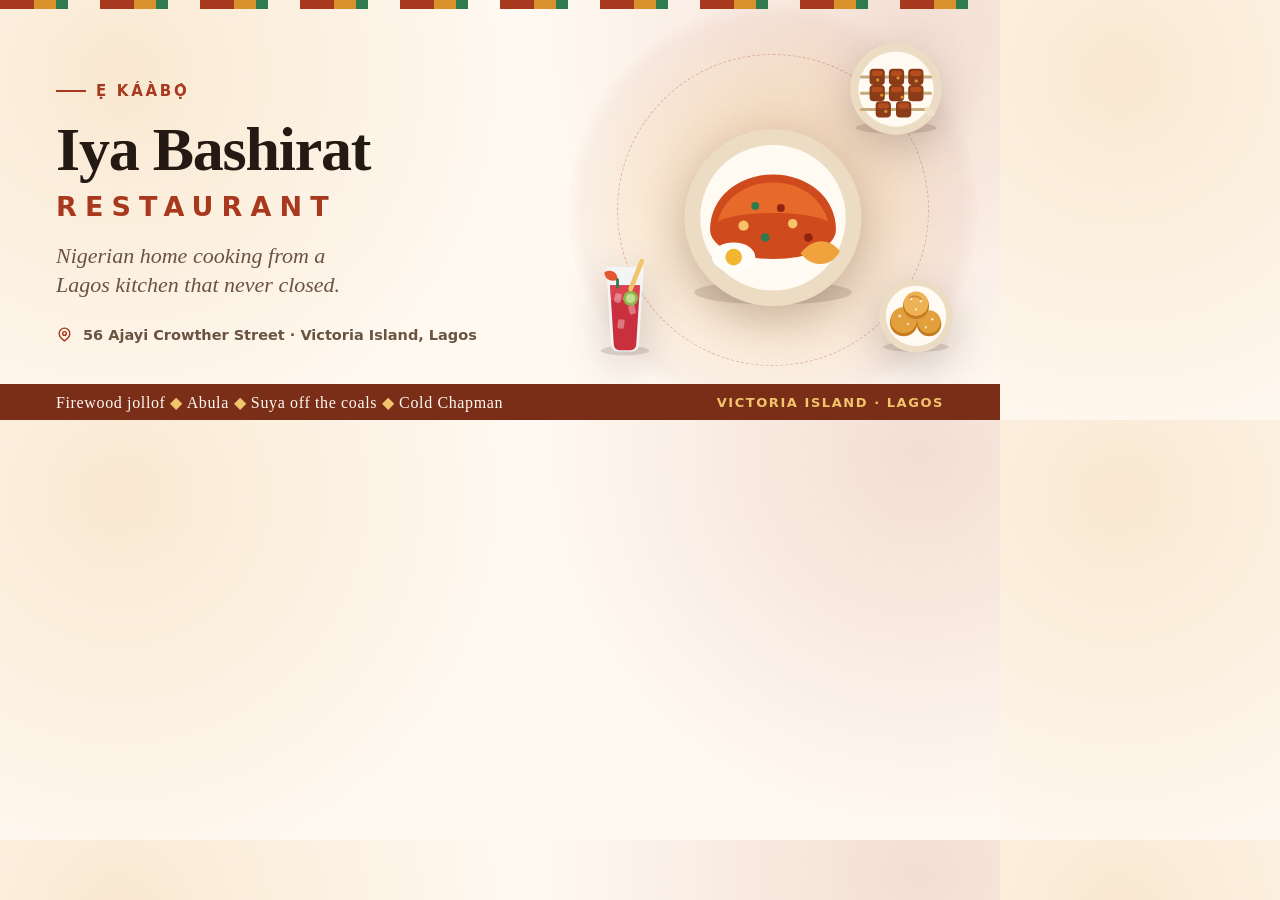
<file: cover/cover.html>
<!doctype html>
<html lang="en-NG">
<head>
<meta charset="utf-8">
<title>Iya Bashirat Restaurant — cover</title>
<style>
  /* The page IS the image: exactly 1000x420, no margin, no scrollbars. */
  * { box-sizing: border-box; margin: 0; }
  html, body { width: 1000px; height: 420px; overflow: hidden; }

  :root {
    --clay-700: #7a2e18;
    --clay-600: #a8391f;
    --ember: #e4572e;
    --gold: #d8912b;
    --gold-300: #f2c46b;
    --leaf: #2f7a4f;
    --cream: #fff9f1;
    --sand: #f2e2cd;
    --ink: #241a13;
    --ink-soft: #6a5341;
    --font-display: "Iowan Old Style", "Palatino Linotype", Palatino,
      "Book Antiqua", Georgia, ui-serif, serif;
    --font-body: system-ui, -apple-system, "Segoe UI", Roboto, sans-serif;
  }

  body {
    position: relative;
    display: grid;
    grid-template-columns: 545px 455px;
    align-items: center;
    background:
      radial-gradient(circle at 12% 18%, rgba(216,145,43,.16) 0, transparent 42%),
      radial-gradient(circle at 92% 8%,  rgba(168,57,31,.14) 0, transparent 38%),
      var(--cream);
    font-family: var(--font-body);
    color: var(--ink);
  }

  /* Aso-oke stripe, the same motif that tops the hero. */
  body::before {
    content: "";
    position: absolute;
    inset: 0 0 auto 0;
    height: 9px;
    background: repeating-linear-gradient(
      90deg,
      var(--clay-600) 0 34px,
      var(--gold) 34px 56px,
      var(--leaf) 56px 68px,
      transparent 68px 100px
    );
  }

  .copy { padding: 0 0 0 56px; }

  .eyebrow {
    display: inline-flex;
    align-items: center;
    gap: 10px;
    font-size: 15px;
    font-weight: 700;
    letter-spacing: .18em;
    text-transform: uppercase;
    color: var(--clay-600);
    margin-bottom: 18px;
  }
  .eyebrow::before {
    content: "";
    width: 30px; height: 2px;
    background: currentColor;
  }

  h1 {
    font-family: var(--font-display);
    font-size: 62px;
    line-height: 1.02;
    letter-spacing: -.02em;
    font-weight: 700;
  }
  h1 .sub {
    display: block;
    font-size: 27px;
    letter-spacing: .30em;
    text-transform: uppercase;
    font-family: var(--font-body);
    font-weight: 700;
    color: var(--clay-600);
    margin-top: 12px;
  }

  .tagline {
    margin-top: 20px;
    font-family: var(--font-display);
    font-size: 22px;
    font-style: italic;
    line-height: 1.35;
    color: var(--ink-soft);
    max-width: 26ch;
  }

  .meta {
    display: flex;
    align-items: center;
    gap: 10px;
    margin-top: 26px;
    font-size: 14.5px;
    font-weight: 600;
    color: var(--ink-soft);
  }
  .pin { width: 17px; height: 17px; fill: none; stroke: var(--clay-600); stroke-width: 2; }

  /* --- the plate cluster --- */
  .plate {
    position: relative;
    width: 455px;
    height: 420px;
  }
  /* A soft warm pool of light rather than a hard donut — a conic ring with a
     cream centre reads as two unrelated circles at thumbnail size. */
  .glow {
    position: absolute;
    top: 50%; left: 50%;
    width: 410px; height: 410px;
    margin: -205px 0 0 -205px;
    border-radius: 50%;
    background: radial-gradient(circle,
      rgba(216,145,43,.30) 0%,
      rgba(216,145,43,.12) 46%,
      rgba(168,57,31,.05) 66%,
      transparent 72%);
  }
  .ring {
    position: absolute;
    top: 50%; left: 50%;
    width: 312px; height: 312px;
    margin: -156px 0 0 -156px;
    border-radius: 50%;
    border: 1.5px dashed rgba(168,57,31,.30);
  }

  .dish { position: absolute; filter: drop-shadow(0 14px 22px rgba(59,31,20,.24)); }
  /* Kept clear of all four edges and above the ribbon at y=384. */
  .d-main { width: 236px; height: 236px; top: 88px;  left: 110px; }
  .d-a    { width: 122px; height: 122px; top: 22px;  left: 290px; }
  .d-b    { width: 112px; height: 112px; top: 248px; left: 24px;  }
  .d-c    { width: 98px;  height: 98px;  top: 262px; left: 322px; }

  /* Small ribbon, bottom-left, echoing the site's marquee. */
  /* Full bleed, or it looks like a truncated block rather than a ribbon. */
  .ribbon {
    position: absolute;
    left: 0; right: 0; bottom: 0;
    height: 36px;
    display: flex;
    align-items: center;
    gap: 14px;
    padding: 0 56px;
    background: var(--clay-700);
    color: var(--cream);
    font-family: var(--font-display);
    font-size: 16px;
    letter-spacing: .04em;
  }
  .ribbon b { color: var(--gold-300); font-weight: 400; }
  .ribbon .right { margin-left: auto; font-family: var(--font-body); font-size: 13px;
                   font-weight: 600; letter-spacing: .12em; text-transform: uppercase;
                   color: var(--gold-300); }
</style>
</head>
<body>

  <div class="copy">
    <p class="eyebrow" lang="yo">Ẹ káàbọ̀</p>
    <h1>Iya Bashirat<span class="sub">Restaurant</span></h1>
    <p class="tagline">Nigerian home cooking from a Lagos kitchen that never closed.</p>
    <p class="meta">
      <svg class="pin" viewBox="0 0 24 24" aria-hidden="true">
        <path d="M12 21s-7.5-5.2-7.5-10.5a7.5 7.5 0 0 1 15 0C19.5 15.8 12 21 12 21z"/>
        <circle cx="12" cy="10.5" r="2.6"/>
      </svg>
      56 Ajayi Crowther Street · Victoria Island, Lagos
    </p>
  </div>

  <div class="plate">
    <div class="glow"></div>
    <div class="ring"></div>
    <svg class="dish d-main" viewBox="0 0 120 120"><use href="#dish-jollof"></use></svg>
    <svg class="dish d-a"    viewBox="0 0 120 120"><use href="#dish-suya"></use></svg>
    <svg class="dish d-b"    viewBox="0 0 120 120"><use href="#dish-chapman"></use></svg>
    <svg class="dish d-c"    viewBox="0 0 120 120"><use href="#dish-puffpuff"></use></svg>
  </div>

  <p class="ribbon">
    <span>Firewood jollof <b>◆</b> Abula <b>◆</b> Suya off the coals <b>◆</b> Cold Chapman</span>
    <span class="right">Victoria Island · Lagos</span>
  </p>

<svg xmlns="http://www.w3.org/2000/svg" style="display:none" aria-hidden="true" focusable="false">
  <defs>
    <symbol id="plate-base" viewBox="0 0 120 120">
      <ellipse cx="60" cy="104" rx="40" ry="6" fill="#3b1f14" opacity=".14"/>
      <circle cx="60" cy="66" r="45" fill="#eddcc4"/>
      <circle cx="60" cy="66" r="37" fill="#fffaf2"/>
    </symbol>
    <symbol id="bowl-base" viewBox="0 0 120 120">
      <ellipse cx="60" cy="106" rx="38" ry="6" fill="#3b1f14" opacity=".14"/>
      <path d="M16 58h88c0 26-19 44-44 44s-44-18-44-44z" fill="#e8d5ba"/>
      <ellipse cx="60" cy="58" rx="44" ry="13" fill="#fffaf2"/>
    </symbol>
    <symbol id="glass-base" viewBox="0 0 120 120">
      <ellipse cx="60" cy="110" rx="26" ry="5" fill="#3b1f14" opacity=".14"/>
      <path d="M40 20h40l-5 84a8 8 0 0 1-8 7H53a8 8 0 0 1-8-7z" fill="#f4f8fa" opacity=".85"/>
    </symbol>
  </defs>

  <!-- Rice & grains -->
  <symbol id="dish-jollof" viewBox="0 0 120 120">
    <use href="#plate-base"/>
    <path d="M28 72c0-16 14-28 32-28s32 12 32 28c0 9-14 15-32 15S28 81 28 72z" fill="#cf4a1c"/>
    <path d="M32 68c3-12 14-20 28-20s25 8 28 20c-9-6-47-6-56 0z" fill="#e86a2b"/>
    <circle cx="45" cy="70" r="2.6" fill="#f7c46b"/>
    <circle cx="56" cy="76" r="2.2" fill="#2f7a4f"/>
    <circle cx="70" cy="69" r="2.4" fill="#f7c46b"/>
    <circle cx="64" cy="61" r="2" fill="#8f2412"/>
    <circle cx="51" cy="60" r="2" fill="#2f7a4f"/>
    <circle cx="78" cy="76" r="2.2" fill="#8f2412"/>
    <path d="M74 84c6-8 15-8 20-1-4 8-14 9-20 1z" fill="#f0a33c"/>
    <ellipse cx="40" cy="86" rx="11" ry="7.5" fill="#fffdf8"/>
    <circle cx="40" cy="86" r="4.2" fill="#f2b632"/>
  </symbol>

  <symbol id="dish-ofada" viewBox="0 0 120 120">
    <use href="#plate-base"/>
    <path d="M60 30a36 36 0 0 0 0 72z" fill="#f6ead2"/>
    <path d="M60 30a36 36 0 0 1 0 72z" fill="#5c7f2c"/>
    <g fill="#e0cfaa">
      <ellipse cx="44" cy="52" rx="5" ry="2.4" transform="rotate(-20 44 52)"/>
      <ellipse cx="36" cy="68" rx="5" ry="2.4" transform="rotate(15 36 68)"/>
      <ellipse cx="46" cy="82" rx="5" ry="2.4" transform="rotate(-8 46 82)"/>
      <ellipse cx="52" cy="64" rx="5" ry="2.4" transform="rotate(30 52 64)"/>
    </g>
    <g fill="#3f5c1c">
      <circle cx="74" cy="52" r="4.5"/>
      <circle cx="82" cy="70" r="5"/>
      <circle cx="70" cy="82" r="4"/>
    </g>
    <circle cx="78" cy="60" r="3" fill="#c9a227"/>
    <path d="M64 44c8-4 16-2 20 4" stroke="#8fae5a" stroke-width="2.5" fill="none" stroke-linecap="round"/>
    <path d="M92 26c10 2 14 10 10 18-6-4-12-2-16-8 2-4 4-8 6-10z" fill="#3c6b2a"/>
  </symbol>

  <symbol id="dish-coconut-rice" viewBox="0 0 120 120">
    <use href="#plate-base"/>
    <path d="M28 72c0-16 14-28 32-28s32 12 32 28c0 9-14 15-32 15S28 81 28 72z" fill="#f3e6c8"/>
    <path d="M32 68c3-12 14-20 28-20s25 8 28 20c-9-6-47-6-56 0z" fill="#fbf3de"/>
    <g fill="#e06a2a">
      <rect x="42" y="62" width="12" height="3.4" rx="1.7" transform="rotate(-18 42 62)"/>
      <rect x="64" y="72" width="12" height="3.4" rx="1.7" transform="rotate(12 64 72)"/>
    </g>
    <g fill="#2f7a4f">
      <rect x="54" y="58" width="11" height="3.4" rx="1.7" transform="rotate(28 54 58)"/>
      <rect x="46" y="76" width="11" height="3.4" rx="1.7" transform="rotate(-8 46 76)"/>
      <circle cx="74" cy="62" r="2.6"/>
    </g>
    <circle cx="60" cy="70" r="2.4" fill="#e0b23c"/>
    <path d="M84 40a12 12 0 1 1 0 20 12 12 0 0 1 0-20z" fill="#f6efe2"/>
    <path d="M84 44a8 8 0 1 1 0 12 8 8 0 0 1 0-12z" fill="#fff"/>
    <path d="M84 40a12 12 0 0 0-9 4l3 3a8 8 0 0 1 6-3z" fill="#8a6a4b"/>
  </symbol>

  <!-- Swallow & soup -->
  <symbol id="dish-egusi" viewBox="0 0 120 120">
    <use href="#bowl-base"/>
    <path d="M20 58h80c0 22-16 38-40 38S20 80 20 58z" fill="#b8901f"/>
    <ellipse cx="60" cy="58" rx="40" ry="11" fill="#d3ae32"/>
    <g fill="#2f7a4f">
      <ellipse cx="44" cy="56" rx="8" ry="4" transform="rotate(-18 44 56)"/>
      <ellipse cx="72" cy="60" rx="9" ry="4.5" transform="rotate(14 72 60)"/>
      <ellipse cx="58" cy="66" rx="7" ry="3.5"/>
    </g>
    <circle cx="52" cy="60" r="3" fill="#f2e3b0"/>
    <circle cx="66" cy="54" r="2.6" fill="#f2e3b0"/>
    <circle cx="78" cy="52" r="2.4" fill="#f2e3b0"/>
    <path d="M62 52c6-3 12-1 14 4-6 3-12 1-14-4z" fill="#7a4a30"/>
    <ellipse cx="88" cy="74" rx="20" ry="18" fill="#fffdf6"/>
    <ellipse cx="88" cy="70" rx="17" ry="14" fill="#fff"/>
    <path d="M78 66c6-4 14-3 18 2" stroke="#e8ddc8" stroke-width="2" fill="none" stroke-linecap="round"/>
  </symbol>

  <symbol id="dish-abula" viewBox="0 0 120 120">
    <use href="#bowl-base"/>
    <path d="M20 58h80c0 22-16 38-40 38S20 80 20 58z" fill="#6a4a34"/>
    <ellipse cx="60" cy="58" rx="40" ry="11" fill="#7d5a40"/>
    <path d="M22 56a38 11 0 0 1 38-9v11z" fill="#4c8a3a"/>
    <path d="M60 47a38 11 0 0 1 36 8l-36 3z" fill="#d9a637"/>
    <ellipse cx="60" cy="72" rx="22" ry="17" fill="#4a3324"/>
    <ellipse cx="60" cy="69" rx="19" ry="14" fill="#5c3f2c"/>
    <path d="M48 64c8-4 18-3 24 3" stroke="#775441" stroke-width="2.4" fill="none" stroke-linecap="round"/>
    <circle cx="34" cy="60" r="3" fill="#6fbd8f"/>
    <circle cx="86" cy="62" r="3" fill="#f2c46b"/>
  </symbol>

  <symbol id="dish-ogbono" viewBox="0 0 120 120">
    <use href="#bowl-base"/>
    <path d="M20 58h80c0 22-16 38-40 38S20 80 20 58z" fill="#2f4a22"/>
    <ellipse cx="60" cy="58" rx="40" ry="11" fill="#3d6129"/>
    <ellipse cx="46" cy="58" rx="10" ry="5" fill="#4f7a33"/>
    <ellipse cx="74" cy="61" rx="9" ry="4.5" fill="#4f7a33"/>
    <path d="M60 52c5-2 9 0 10 4" stroke="#8faa5f" stroke-width="2.4" fill="none" stroke-linecap="round"/>
    <path d="M84 50c4 10 2 20-4 26" stroke="#6d8f3e" stroke-width="3" fill="none" stroke-linecap="round"/>
    <circle cx="54" cy="64" r="3.4" fill="#8a5a34"/>
    <circle cx="68" cy="54" r="3" fill="#8a5a34"/>
    <ellipse cx="26" cy="76" rx="18" ry="16" fill="#fdf6e6"/>
    <ellipse cx="26" cy="73" rx="15" ry="12" fill="#fffdf6"/>
  </symbol>

  <symbol id="dish-afang" viewBox="0 0 120 120">
    <use href="#bowl-base"/>
    <path d="M20 58h80c0 22-16 38-40 38S20 80 20 58z" fill="#1f4020"/>
    <ellipse cx="60" cy="58" rx="40" ry="11" fill="#2c5a2a"/>
    <g fill="#3f7a38">
      <ellipse cx="42" cy="56" rx="9" ry="4" transform="rotate(-20 42 56)"/>
      <ellipse cx="62" cy="61" rx="10" ry="4.5" transform="rotate(10 62 61)"/>
      <ellipse cx="78" cy="55" rx="8" ry="3.8" transform="rotate(-12 78 55)"/>
      <ellipse cx="52" cy="66" rx="8" ry="3.6" transform="rotate(24 52 66)"/>
    </g>
    <circle cx="70" cy="52" r="3" fill="#c98a3a"/>
    <circle cx="48" cy="50" r="2.6" fill="#c98a3a"/>
    <path d="M58 48c6-2 12 0 14 5" stroke="#7fae5c" stroke-width="2.2" fill="none" stroke-linecap="round"/>
    <ellipse cx="90" cy="74" rx="18" ry="16" fill="#fdf3e0"/>
    <ellipse cx="90" cy="71" rx="15" ry="12" fill="#fffaf0"/>
  </symbol>

  <!-- Grills & peppered -->
  <symbol id="dish-suya" viewBox="0 0 120 120">
    <use href="#plate-base"/>
    <g stroke="#c8a97a" stroke-width="3" stroke-linecap="round">
      <path d="M26 54h68M26 70h68M26 86h68"/>
    </g>
    <g fill="#8a3b18">
      <rect x="34" y="46" width="15" height="16" rx="4"/>
      <rect x="53" y="46" width="15" height="16" rx="4"/>
      <rect x="72" y="46" width="15" height="16" rx="4"/>
      <rect x="34" y="62" width="15" height="16" rx="4"/>
      <rect x="53" y="62" width="15" height="16" rx="4"/>
      <rect x="72" y="62" width="15" height="16" rx="4"/>
      <rect x="40" y="78" width="15" height="16" rx="4"/>
      <rect x="60" y="78" width="15" height="16" rx="4"/>
    </g>
    <g fill="#b8501f" opacity=".9">
      <rect x="36" y="48" width="11" height="5" rx="2.5"/>
      <rect x="55" y="48" width="11" height="5" rx="2.5"/>
      <rect x="74" y="48" width="11" height="5" rx="2.5"/>
      <rect x="36" y="64" width="11" height="5" rx="2.5"/>
      <rect x="55" y="64" width="11" height="5" rx="2.5"/>
      <rect x="74" y="64" width="11" height="5" rx="2.5"/>
      <rect x="42" y="80" width="11" height="5" rx="2.5"/>
      <rect x="62" y="80" width="11" height="5" rx="2.5"/>
    </g>
    <g fill="#d8912b">
      <circle cx="42" cy="57" r="1.6"/><circle cx="62" cy="55" r="1.6"/>
      <circle cx="80" cy="58" r="1.6"/><circle cx="46" cy="72" r="1.6"/>
      <circle cx="66" cy="74" r="1.6"/><circle cx="50" cy="88" r="1.6"/>
    </g>
    <path d="M88 84c6-2 10 2 10 8-6 2-10-2-10-8z" fill="#f0e3c8"/>
  </symbol>

  <symbol id="dish-asun" viewBox="0 0 120 120">
    <use href="#bowl-base"/>
    <path d="M20 58h80c0 22-16 38-40 38S20 80 20 58z" fill="#8c3213"/>
    <ellipse cx="60" cy="58" rx="40" ry="11" fill="#a83f18"/>
    <g fill="#5c3218">
      <rect x="36" y="50" width="16" height="14" rx="4" transform="rotate(-10 36 50)"/>
      <rect x="58" y="52" width="16" height="14" rx="4" transform="rotate(8 58 52)"/>
      <rect x="46" y="66" width="16" height="14" rx="4" transform="rotate(-4 46 66)"/>
      <rect x="68" y="64" width="15" height="13" rx="4" transform="rotate(16 68 64)"/>
    </g>
    <g fill="#3f2110" opacity=".7">
      <rect x="39" y="53" width="11" height="3" rx="1.5" transform="rotate(-10 39 53)"/>
      <rect x="61" y="55" width="11" height="3" rx="1.5" transform="rotate(8 61 55)"/>
      <rect x="49" y="69" width="11" height="3" rx="1.5" transform="rotate(-4 49 69)"/>
    </g>
    <g fill="#e4572e">
      <ellipse cx="34" cy="62" rx="6" ry="3" transform="rotate(-25 34 62)"/>
      <ellipse cx="84" cy="58" rx="6" ry="3" transform="rotate(20 84 58)"/>
      <ellipse cx="60" cy="78" rx="6" ry="3"/>
    </g>
    <circle cx="72" cy="52" r="3" fill="#f2c46b"/>
    <circle cx="44" cy="76" r="2.6" fill="#f2c46b"/>
  </symbol>

  <symbol id="dish-snail" viewBox="0 0 120 120">
    <use href="#plate-base"/>
    <path d="M28 70c0-14 14-24 32-24s32 10 32 24c0 8-14 14-32 14s-32-6-32-14z" fill="#a33418"/>
    <g fill="#5a3a22">
      <path d="M44 62a12 12 0 1 1 0 .1z"/>
      <path d="M76 66a11 11 0 1 1 0 .1z"/>
      <path d="M60 78a9 9 0 1 1 0 .1z"/>
    </g>
    <g fill="none" stroke="#c8a066" stroke-width="2.2" stroke-linecap="round">
      <path d="M44 62c0-4 4-6 7-4s2 6-2 7-8-1-8-5 5-8 10-6"/>
      <path d="M76 66c0-3.5 3.5-5.4 6.2-3.6s1.8 5.4-1.8 6.3-7-.9-7-4.5 4.4-7.2 9-5.4"/>
      <path d="M60 78c0-3 3-4.5 5.2-3s1.5 4.5-1.5 5.2-5.8-.7-5.8-3.7 3.6-6 7.4-4.4"/>
    </g>
    <g fill="#e4572e">
      <ellipse cx="36" cy="76" rx="6" ry="3" transform="rotate(-20 36 76)"/>
      <ellipse cx="86" cy="56" rx="6" ry="3" transform="rotate(24 86 56)"/>
    </g>
    <circle cx="66" cy="54" r="2.8" fill="#f2c46b"/>
    <circle cx="52" cy="80" r="2.4" fill="#f2c46b"/>
  </symbol>

  <symbol id="dish-peppersoup" viewBox="0 0 120 120">
    <use href="#bowl-base"/>
    <path d="M20 58h80c0 22-16 38-40 38S20 80 20 58z" fill="#9c3a12"/>
    <ellipse cx="60" cy="58" rx="40" ry="11" fill="#c4581f"/>
    <path d="M34 58c10-8 26-10 38-4 8 4 10 10 6 14-8 8-30 8-40 0-4-3-6-7-4-10z" fill="#6f6a5a"/>
    <path d="M40 56c8-5 20-6 28-2" stroke="#8d8878" stroke-width="2.4" fill="none" stroke-linecap="round"/>
    <circle cx="44" cy="58" r="2.6" fill="#2b2b28"/>
    <path d="M76 50c8-6 16-4 18 4-6 6-14 4-18-4z" fill="#7d7767"/>
    <g fill="#2f7a4f">
      <ellipse cx="34" cy="66" rx="7" ry="3.4" transform="rotate(-18 34 66)"/>
      <ellipse cx="82" cy="66" rx="7" ry="3.4" transform="rotate(18 82 66)"/>
      <ellipse cx="58" cy="76" rx="7" ry="3.4"/>
    </g>
    <g fill="#e4572e">
      <circle cx="50" cy="72" r="2.6"/><circle cx="70" cy="70" r="2.6"/>
      <circle cx="60" cy="64" r="2.2"/>
    </g>
    <path d="M46 36c6-6-3-10 3-17M60 32c6-7-3-11 3-18M74 36c6-6-3-10 3-17"
          fill="none" stroke="#cdb391" stroke-width="3" stroke-linecap="round" opacity=".7"/>
  </symbol>

  <!-- Small chops -->
  <symbol id="dish-moimoi" viewBox="0 0 120 120">
    <use href="#plate-base"/>
    <path d="M22 78c8-22 24-34 38-34s30 12 38 34c-24 8-52 8-76 0z" fill="#2f7a4f"/>
    <path d="M60 44c14 0 30 12 38 34-13 4-27 6-38 6z" fill="#276641"/>
    <path d="M32 74c6-16 16-24 28-24s22 8 28 24c-18 6-38 6-56 0z" fill="#e08a2c"/>
    <path d="M38 70c5-11 13-16 22-16s17 5 22 16c-14 4-30 4-44 0z" fill="#f0a33c"/>
    <circle cx="52" cy="66" r="3" fill="#c4501c"/>
    <circle cx="68" cy="63" r="2.6" fill="#c4501c"/>
    <ellipse cx="60" cy="70" rx="7" ry="5" fill="#fffdf6"/>
    <circle cx="60" cy="70" r="2.8" fill="#f2c46b"/>
  </symbol>

  <symbol id="dish-puffpuff" viewBox="0 0 120 120">
    <use href="#plate-base"/>
    <circle cx="45" cy="74" r="17" fill="#c47b21"/>
    <circle cx="45" cy="71" r="16" fill="#e2a03c"/>
    <circle cx="76" cy="76" r="15" fill="#c47b21"/>
    <circle cx="76" cy="73" r="14" fill="#e2a03c"/>
    <circle cx="60" cy="54" r="16" fill="#c47b21"/>
    <circle cx="60" cy="51" r="15" fill="#eeb254"/>
    <g fill="#fff8e8" opacity=".85">
      <circle cx="54" cy="45" r="1.7"/><circle cx="66" cy="48" r="1.5"/>
      <circle cx="40" cy="66" r="1.6"/><circle cx="50" cy="76" r="1.4"/>
      <circle cx="80" cy="70" r="1.5"/><circle cx="72" cy="80" r="1.3"/>
      <circle cx="60" cy="58" r="1.4"/>
    </g>
    <path d="M52 44c4-3 10-3 14 1" stroke="#c98a3a" stroke-width="2" fill="none" stroke-linecap="round"/>
  </symbol>

  <symbol id="dish-dodo" viewBox="0 0 120 120">
    <use href="#plate-base"/>
    <g>
      <ellipse cx="44" cy="76" rx="17" ry="11" fill="#c98524" transform="rotate(-18 44 76)"/>
      <ellipse cx="44" cy="74" rx="15" ry="9" fill="#f0b23c" transform="rotate(-18 44 74)"/>
      <ellipse cx="74" cy="78" rx="17" ry="11" fill="#c98524" transform="rotate(14 74 78)"/>
      <ellipse cx="74" cy="76" rx="15" ry="9" fill="#f0b23c" transform="rotate(14 74 76)"/>
      <ellipse cx="58" cy="58" rx="18" ry="11" fill="#c98524" transform="rotate(-6 58 58)"/>
      <ellipse cx="58" cy="56" rx="16" ry="9" fill="#f7c357" transform="rotate(-6 58 56)"/>
      <ellipse cx="82" cy="56" rx="15" ry="10" fill="#c98524" transform="rotate(26 82 56)"/>
      <ellipse cx="82" cy="54" rx="13" ry="8" fill="#f0b23c" transform="rotate(26 82 54)"/>
    </g>
    <g fill="#a8601a" opacity=".55">
      <ellipse cx="44" cy="74" rx="4" ry="2.4" transform="rotate(-18 44 74)"/>
      <ellipse cx="74" cy="76" rx="4" ry="2.4" transform="rotate(14 74 76)"/>
      <ellipse cx="58" cy="56" rx="4.4" ry="2.6" transform="rotate(-6 58 56)"/>
    </g>
  </symbol>

  <!-- Drinks -->
  <symbol id="dish-chapman" viewBox="0 0 120 120">
    <use href="#glass-base"/>
    <path d="M44 40h32l-4 64a6 6 0 0 1-6 5.5H54a6 6 0 0 1-6-5.5z" fill="#c92f3c"/>
    <path d="M44 40h32l-1 16H45z" fill="#e04a52" opacity=".8"/>
    <g fill="#fff" opacity=".35">
      <rect x="50" y="48" width="7" height="10" rx="2" transform="rotate(12 50 48)"/>
      <rect x="63" y="62" width="7" height="10" rx="2" transform="rotate(-14 63 62)"/>
      <rect x="53" y="76" width="7" height="10" rx="2" transform="rotate(8 53 76)"/>
    </g>
    <circle cx="66" cy="54" r="8" fill="#8ac34a" opacity=".9"/>
    <circle cx="66" cy="54" r="5" fill="#c6e39a" opacity=".9"/>
    <path d="M78 14 66 44" stroke="#f2c46b" stroke-width="5" stroke-linecap="round"/>
    <path d="M38 26c8-4 14 0 14 8-8 3-14-1-14-8z" fill="#e4572e"/>
    <path d="M52 34v8" stroke="#2f7a4f" stroke-width="3" stroke-linecap="round"/>
  </symbol>

  <symbol id="dish-zobo" viewBox="0 0 120 120">
    <use href="#glass-base"/>
    <path d="M44 40h32l-4 64a6 6 0 0 1-6 5.5H54a6 6 0 0 1-6-5.5z" fill="#7d1230"/>
    <path d="M44 40h32l-1 14H45z" fill="#a31c3f" opacity=".9"/>
    <g fill="#fff" opacity=".18">
      <circle cx="54" cy="62" r="3"/><circle cx="66" cy="74" r="2.4"/>
      <circle cx="58" cy="88" r="2"/>
    </g>
    <path d="M60 20c8 0 12 6 10 12-6-2-8-6-10-12z" fill="#c0324f"/>
    <path d="M60 20c-8 0-12 6-10 12 6-2 8-6 10-12z" fill="#a3223c"/>
    <path d="M50 32c-6 4-6 10 0 12 4-4 4-8 0-12z" fill="#c0324f"/>
    <path d="M70 32c6 4 6 10 0 12-4-4-4-8 0-12z" fill="#a3223c"/>
    <circle cx="60" cy="33" r="4" fill="#f2c46b"/>
    <path d="M30 84c8-6 14-2 14 6-8 4-14 0-14-6z" fill="#2f7a4f"/>
  </symbol>

  <symbol id="dish-kunu" viewBox="0 0 120 120">
    <use href="#glass-base"/>
    <path d="M44 40h32l-4 64a6 6 0 0 1-6 5.5H54a6 6 0 0 1-6-5.5z" fill="#e6d5b8"/>
    <path d="M44 40h32l-1 14H45z" fill="#f3e7d0"/>
    <g fill="#fff" opacity=".5">
      <circle cx="55" cy="60" r="2.6"/><circle cx="66" cy="70" r="2.2"/>
      <circle cx="57" cy="82" r="2"/><circle cx="64" cy="92" r="1.8"/>
    </g>
    <ellipse cx="60" cy="40" rx="16" ry="5" fill="#fdf8ef"/>
    <path d="M52 26a7 7 0 1 1 0 .1z" fill="#a8763f"/>
    <path d="M68 30a6 6 0 1 1 0 .1z" fill="#c08d4f"/>
    <path d="M60 20a5 5 0 1 1 0 .1z" fill="#8f6231"/>
    <path d="M34 82c8-4 12 0 12 6-8 3-12-1-12-6z" fill="#d8a55e"/>
  </symbol>
</svg>
</body>
</html>
</file>
<file: assets/css/base.css>
/* ==========================================================================
   Iya Bashirat Restaurant — foundations
   Design tokens, reset, typography and utilities.
   Palette is drawn from a Lagos kitchen: palm oil, clay pot, jollof smoke,
   ugu leaf and the indigo of adire cloth.
   ========================================================================== */

@layer reset, tokens, base, utilities;

/* ------------------------------------------------------------------ reset */
@layer reset {
  *,
  *::before,
  *::after {
    box-sizing: border-box;
  }

  * {
    margin: 0;
  }

  html {
    -webkit-text-size-adjust: 100%;
    text-size-adjust: 100%;
  }

  body {
    min-height: 100svh;
    line-height: 1.6;
    -webkit-font-smoothing: antialiased;
  }

  img,
  picture,
  svg,
  video {
    display: block;
    max-width: 100%;
  }

  input,
  button,
  textarea,
  select {
    font: inherit;
    color: inherit;
  }

  button {
    background: none;
    border: 0;
    cursor: pointer;
  }

  p,
  h1,
  h2,
  h3,
  h4 {
    overflow-wrap: break-word;
  }

  ul[class],
  ol[class] {
    list-style: none;
    padding: 0;
  }

  :target {
    scroll-margin-top: 6.5rem;
  }
}

/* ----------------------------------------------------------------- tokens */
@layer tokens {
  :root {
    /* Brand ramp — clay and palm oil. */
    --clay-900: #3b1f14;
    --clay-700: #7a2e18;
    --clay-600: #a8391f;
    --clay-500: #c0432a;
    --ember-500: #e4572e;
    --ember-300: #f08a5d;
    --gold-500: #d8912b;
    --gold-300: #f2c46b;
    --leaf-700: #1f5a3d;
    --leaf-500: #2f7a4f;
    --leaf-300: #6fbd8f;

    /* Neutral ramp — cream, sand and cocoa. */
    --cream-50: #fff9f1;
    --cream-100: #fdf2e4;
    --sand-200: #f2e2cd;
    --sand-300: #e3cdb0;
    --cocoa-600: #6a5341;
    --cocoa-800: #3a2b20;
    --cocoa-900: #241a13;

    /* Semantic tokens — light theme is the default and is defined here in
       full, so no colour has its only definition inside a media query. */
    --bg: var(--cream-50);
    --bg-alt: var(--cream-100);
    --surface: #ffffff;
    --surface-raised: #ffffff;
    --surface-sunken: var(--sand-200);
    --text: var(--cocoa-900);
    --text-muted: var(--cocoa-600);
    --text-inverse: var(--cream-50);
    --border: #e6d3ba;
    --border-strong: #cdb391;

    --brand: var(--clay-600);
    --brand-hover: var(--clay-700);
    --brand-soft: #fbe6dd;
    --brand-text: #ffffff;
    --accent: var(--gold-500);
    --accent-soft: #fdf0d5;
    --success: var(--leaf-700);
    --success-soft: #e3f3e9;
    --warning: #9a5b06;
    --warning-soft: #fdeed5;
    --danger: #b3261e;

    --focus: #0b5cd5;
    --focus-ring: 0 0 0 3px var(--bg), 0 0 0 6px var(--focus);

    /* Elevation. Warm shadows, because a neutral grey shadow on cream looks
       like dirt. */
    --shadow-sm: 0 1px 2px rgb(59 31 20 / 8%), 0 2px 6px rgb(59 31 20 / 6%);
    --shadow-md: 0 4px 10px rgb(59 31 20 / 10%), 0 12px 28px rgb(59 31 20 / 10%);
    --shadow-lg: 0 10px 24px rgb(59 31 20 / 12%), 0 30px 60px rgb(59 31 20 / 14%);

    /* Type. A system stack keeps the page dependency-free and instant. */
    --font-display: "Iowan Old Style", "Palatino Linotype", Palatino, "Book Antiqua",
      Georgia, ui-serif, serif;
    --font-body: system-ui, -apple-system, "Segoe UI", Roboto, "Helvetica Neue",
      Arial, sans-serif;

    --step--1: clamp(0.82rem, 0.79rem + 0.15vw, 0.9rem);
    --step-0: clamp(1rem, 0.96rem + 0.2vw, 1.09rem);
    --step-1: clamp(1.2rem, 1.12rem + 0.4vw, 1.45rem);
    --step-2: clamp(1.45rem, 1.3rem + 0.75vw, 1.95rem);
    --step-3: clamp(1.75rem, 1.5rem + 1.25vw, 2.6rem);
    --step-4: clamp(2.1rem, 1.65rem + 2.2vw, 3.6rem);
    --step-5: clamp(2.5rem, 1.7rem + 3.6vw, 4.8rem);

    /* Space and shape. */
    --space-2xs: 0.25rem;
    --space-xs: 0.5rem;
    --space-sm: 0.75rem;
    --space-md: 1.25rem;
    --space-lg: 2rem;
    --space-xl: 3rem;
    --space-2xl: clamp(3.5rem, 2rem + 6vw, 7rem);

    --radius-sm: 0.5rem;
    --radius-md: 0.9rem;
    --radius-lg: 1.5rem;
    --radius-pill: 999rem;

    --content: 76rem;
    --content-narrow: 46rem;
    --header-height: 4.5rem;

    --ease-out: cubic-bezier(0.22, 1, 0.36, 1);
    --ease-in-out: cubic-bezier(0.65, 0, 0.35, 1);
    --duration: 260ms;

    color-scheme: light;
  }

  /* Dark palette: applied when the OS asks for it and the visitor has not
     chosen otherwise. Only the semantic layer is redefined. */
  @media (prefers-color-scheme: dark) {
    :root:not([data-theme="light"]) {
      --bg: #14100d;
      --bg-alt: #1a1511;
      --surface: #211a15;
      --surface-raised: #2a211a;
      --surface-sunken: #191410;
      --text: #f7ece0;
      --text-muted: #c2ab95;
      --text-inverse: #1a1511;
      --border: #3a2e25;
      --border-strong: #55432f;

      --brand: var(--ember-500);
      --brand-hover: var(--ember-300);
      --brand-soft: #3a2018;
      --brand-text: #14100d;
      --accent: var(--gold-300);
      --accent-soft: #33260f;
      --success: var(--leaf-300);
      --success-soft: #16281d;
      --warning: #f0b75a;
      --warning-soft: #33260f;
      --danger: #ff8a7a;

      --focus: #8ab8ff;

      --shadow-sm: 0 1px 2px rgb(0 0 0 / 40%), 0 2px 6px rgb(0 0 0 / 30%);
      --shadow-md: 0 4px 10px rgb(0 0 0 / 45%), 0 12px 28px rgb(0 0 0 / 40%);
      --shadow-lg: 0 10px 24px rgb(0 0 0 / 50%), 0 30px 60px rgb(0 0 0 / 45%);

      color-scheme: dark;
    }
  }

  /* An explicit choice wins over the OS in both directions. */
  :root[data-theme="dark"] {
    --bg: #14100d;
    --bg-alt: #1a1511;
    --surface: #211a15;
    --surface-raised: #2a211a;
    --surface-sunken: #191410;
    --text: #f7ece0;
    --text-muted: #c2ab95;
    --text-inverse: #1a1511;
    --border: #3a2e25;
    --border-strong: #55432f;

    --brand: var(--ember-500);
    --brand-hover: var(--ember-300);
    --brand-soft: #3a2018;
    --brand-text: #14100d;
    --accent: var(--gold-300);
    --accent-soft: #33260f;
    --success: var(--leaf-300);
    --success-soft: #16281d;
    --warning: #f0b75a;
    --warning-soft: #33260f;
    --danger: #ff8a7a;

    --focus: #8ab8ff;

    --shadow-sm: 0 1px 2px rgb(0 0 0 / 40%), 0 2px 6px rgb(0 0 0 / 30%);
    --shadow-md: 0 4px 10px rgb(0 0 0 / 45%), 0 12px 28px rgb(0 0 0 / 40%);
    --shadow-lg: 0 10px 24px rgb(0 0 0 / 50%), 0 30px 60px rgb(0 0 0 / 45%);

    color-scheme: dark;
  }

  /* Honour Windows High Contrast / forced-colours by stepping out of the way. */
  @media (forced-colors: active) {
    :root {
      --shadow-sm: none;
      --shadow-md: none;
      --shadow-lg: none;
    }
  }
}

/* ------------------------------------------------------------------- base */
@layer base {
  html {
    scroll-behavior: smooth;
  }

  @media (prefers-reduced-motion: reduce) {
    html {
      scroll-behavior: auto;
    }
  }

  body {
    background-color: var(--bg);
    color: var(--text);
    font-family: var(--font-body);
    font-size: var(--step-0);
    /* Adire-inspired ground: a faint indigo-resist speckle that survives both
       themes because it is built from the text colour at low alpha. */
    background-image:
      radial-gradient(circle at 15% 12%, color-mix(in srgb, var(--accent) 9%, transparent) 0, transparent 38%),
      radial-gradient(circle at 88% 4%, color-mix(in srgb, var(--brand) 8%, transparent) 0, transparent 32%);
    background-attachment: fixed;
  }

  body.has-open-drawer {
    overflow: hidden;
  }

  h1,
  h2,
  h3,
  h4 {
    font-family: var(--font-display);
    font-weight: 600;
    line-height: 1.12;
    letter-spacing: -0.015em;
    text-wrap: balance;
  }

  h1 {
    font-size: var(--step-5);
  }
  h2 {
    font-size: var(--step-4);
  }
  h3 {
    font-size: var(--step-2);
  }
  h4 {
    font-size: var(--step-1);
  }

  p {
    text-wrap: pretty;
  }

  a {
    color: var(--brand);
    text-decoration-thickness: 0.08em;
    text-underline-offset: 0.2em;
  }

  a:hover {
    color: var(--brand-hover);
  }

  /* One focus style, everywhere, and never removed. */
  :focus-visible {
    outline: 3px solid var(--focus);
    outline-offset: 3px;
    border-radius: 0.25rem;
  }

  /* Belt and braces for browsers that still map :focus to mouse clicks. */
  :focus:not(:focus-visible) {
    outline: none;
  }

  ::selection {
    background: var(--brand);
    color: var(--brand-text);
  }

  hr {
    border: 0;
    border-top: 1px solid var(--border);
  }

  /* Global motion opt-out. Transitions collapse to instant rather than being
     removed, so state changes still land. */
  @media (prefers-reduced-motion: reduce) {
    *,
    *::before,
    *::after {
      animation-duration: 0.01ms !important;
      animation-iteration-count: 1 !important;
      transition-duration: 0.01ms !important;
      scroll-behavior: auto !important;
    }
  }
}

/* -------------------------------------------------------------- utilities */
@layer utilities {
  .visually-hidden:not(:focus):not(:active) {
    position: absolute !important;
    width: 1px;
    height: 1px;
    padding: 0;
    margin: -1px;
    overflow: hidden;
    clip-path: inset(50%);
    white-space: nowrap;
    border: 0;
  }

  .shell {
    width: min(100% - 2.5rem, var(--content));
    margin-inline: auto;
  }

  .shell--narrow {
    width: min(100% - 2.5rem, var(--content-narrow));
  }

  .section {
    padding-block: var(--space-2xl);
    scroll-margin-top: var(--header-height);
  }

  .section:focus {
    outline: none;
  }

  .section--tint {
    background: var(--bg-alt);
    border-block: 1px solid var(--border);
  }

  .eyebrow {
    display: inline-flex;
    align-items: center;
    gap: var(--space-xs);
    margin-bottom: var(--space-sm);
    font-family: var(--font-body);
    font-size: var(--step--1);
    font-weight: 700;
    letter-spacing: 0.12em;
    text-transform: uppercase;
    color: var(--brand);
  }

  .eyebrow::before {
    content: "";
    width: 1.75rem;
    height: 2px;
    background: currentColor;
    border-radius: var(--radius-pill);
  }

  .lede {
    max-width: 60ch;
    font-size: var(--step-1);
    color: var(--text-muted);
  }

  .section-head {
    max-width: 62ch;
    margin-bottom: var(--space-xl);
  }

  .stack > * + * {
    margin-top: var(--space-md);
  }

  /* Reveal-on-scroll. The un-revealed state is only applied when JS is running,
     so the content is never trapped invisible. */
  .js [data-reveal] {
    opacity: 0;
    transform: translateY(1.25rem);
    transition:
      opacity 700ms var(--ease-out),
      transform 700ms var(--ease-out);
    transition-delay: calc(var(--reveal-delay, 0) * 90ms);
  }

  .js [data-reveal].is-revealed {
    opacity: 1;
    transform: none;
  }

  @media (prefers-reduced-motion: reduce) {
    .js [data-reveal] {
      opacity: 1;
      transform: none;
    }
  }
}
</file>
<file: assets/css/components.css>
/* ==========================================================================
   Iya Bashirat Restaurant — components
   Buttons, chips, cards, forms, dialogs, toasts and the carousel.
   ========================================================================== */

@layer components;

@layer components {
  /* --------------------------------------------------------------- links */
  .skip-link {
    position: absolute;
    top: var(--space-xs);
    left: var(--space-xs);
    z-index: 200;
    padding: 0.75rem 1.25rem;
    background: var(--brand);
    color: var(--brand-text);
    font-weight: 600;
    border-radius: var(--radius-sm);
    box-shadow: var(--shadow-md);
    transform: translateY(-150%);
    transition: transform var(--duration) var(--ease-out);
  }

  .skip-link:focus {
    transform: translateY(0);
    color: var(--brand-text);
  }

  /* ------------------------------------------------------------- buttons */
  .btn {
    --btn-bg: transparent;
    --btn-fg: var(--text);
    --btn-border: transparent;

    display: inline-flex;
    align-items: center;
    justify-content: center;
    gap: 0.5rem;
    padding: 0.8rem 1.5rem;
    min-height: 2.9rem;
    background: var(--btn-bg);
    color: var(--btn-fg);
    border: 2px solid var(--btn-border);
    border-radius: var(--radius-pill);
    font-family: var(--font-body);
    font-size: var(--step-0);
    font-weight: 650;
    line-height: 1.2;
    text-align: center;
    text-decoration: none;
    white-space: nowrap;
    transition:
      background-color var(--duration) var(--ease-out),
      border-color var(--duration) var(--ease-out),
      color var(--duration) var(--ease-out),
      transform 160ms var(--ease-out),
      box-shadow var(--duration) var(--ease-out);
  }

  .btn:hover {
    transform: translateY(-2px);
    box-shadow: var(--shadow-md);
  }

  .btn:active {
    transform: translateY(0);
  }

  .btn:disabled {
    opacity: 0.55;
    cursor: not-allowed;
    transform: none;
    box-shadow: none;
  }

  .btn--primary {
    --btn-bg: var(--brand);
    --btn-fg: var(--brand-text);
    --btn-border: var(--brand);
  }

  .btn--primary:hover {
    --btn-bg: var(--brand-hover);
    --btn-border: var(--brand-hover);
    color: var(--brand-text);
  }

  .btn--ghost {
    --btn-fg: var(--text);
    --btn-border: var(--border-strong);
  }

  .btn--ghost:hover {
    --btn-border: var(--brand);
    color: var(--brand);
  }

  /* WhatsApp's own #25D366 gives white text only 2.2:1. These are the darkest
     greens that still read as WhatsApp while clearing AA against white (5.0:1)
     and clearing 3:1 as a shape against both page backgrounds. */
  .btn--whatsapp {
    --btn-bg: #12803f;
    --btn-fg: #ffffff;
    --btn-border: #12803f;
  }

  .btn--whatsapp:hover {
    --btn-bg: #0f7a3d;
    --btn-border: #0f7a3d;
    color: #ffffff;
  }

  .btn--sm {
    padding: 0.5rem 1.1rem;
    min-height: 2.4rem;
    font-size: var(--step--1);
  }

  .btn--block {
    width: 100%;
  }

  .btn__icon {
    width: 1.15em;
    height: 1.15em;
    flex: none;
    fill: currentColor;
  }

  /* Circular icon-only control. */
  .icon-btn {
    display: inline-grid;
    place-items: center;
    width: 2.75rem;
    height: 2.75rem;
    border-radius: var(--radius-pill);
    border: 1px solid var(--border);
    background: var(--surface);
    color: var(--text);
    transition:
      background-color var(--duration) var(--ease-out),
      border-color var(--duration) var(--ease-out),
      color var(--duration) var(--ease-out);
  }

  .icon-btn:hover {
    border-color: var(--brand);
    color: var(--brand);
  }

  .icon-btn svg {
    width: 1.25rem;
    height: 1.25rem;
    fill: none;
    stroke: currentColor;
    stroke-width: 1.9;
    stroke-linecap: round;
    stroke-linejoin: round;
  }

  /* ---------------------------------------------------------- open badge */
  .open-badge {
    display: inline-flex;
    align-items: center;
    gap: 0.55rem;
    padding: 0.4rem 0.95rem 0.4rem 0.75rem;
    border-radius: var(--radius-pill);
    border: 1px solid currentColor;
    font-size: var(--step--1);
    font-weight: 650;
    letter-spacing: 0.02em;
  }

  .open-badge.is-open {
    color: var(--success);
    background: var(--success-soft);
  }

  .open-badge.is-closed {
    color: var(--warning);
    background: var(--warning-soft);
  }

  .open-badge__dot {
    width: 0.55rem;
    height: 0.55rem;
    border-radius: var(--radius-pill);
    background: currentColor;
    flex: none;
  }

  .open-badge.is-open .open-badge__dot {
    animation: pulse 2.4s var(--ease-in-out) infinite;
  }

  @keyframes pulse {
    0%,
    100% {
      box-shadow: 0 0 0 0 color-mix(in srgb, currentColor 55%, transparent);
    }
    50% {
      box-shadow: 0 0 0 0.35rem color-mix(in srgb, currentColor 0%, transparent);
    }
  }

  /* ----------------------------------------------------------- filter chips */
  .chip-list {
    display: flex;
    flex-wrap: wrap;
    gap: var(--space-xs);
    margin: 0;
    padding: 0;
    list-style: none;
  }

  .chip {
    display: inline-flex;
    align-items: center;
    gap: 0.4rem;
    padding: 0.55rem 1.1rem;
    min-height: 2.5rem;
    border: 1.5px solid var(--border-strong);
    border-radius: var(--radius-pill);
    background: var(--surface);
    color: var(--text);
    font-size: var(--step--1);
    font-weight: 600;
    cursor: pointer;
    user-select: none;
    transition:
      background-color var(--duration) var(--ease-out),
      border-color var(--duration) var(--ease-out),
      color var(--duration) var(--ease-out);
  }

  .chip:hover {
    border-color: var(--brand);
    color: var(--brand);
  }

  /* The radio/checkbox is removed from view but never from the accessibility
     tree or the tab order. This is deliberately NOT the .visually-hidden
     utility, which reveals itself on focus — that would make the control pop
     out of the layout the moment someone tabbed to it. */
  .chip__input {
    position: absolute;
    width: 1px;
    height: 1px;
    padding: 0;
    margin: -1px;
    overflow: hidden;
    clip-path: inset(50%);
    white-space: nowrap;
    border: 0;
  }

  .chip__input:checked + .chip {
    background: var(--brand);
    border-color: var(--brand);
    color: var(--brand-text);
  }

  /* The input is visually hidden, so its focus ring has to be drawn on the
     label instead — otherwise keyboard users see nothing at all. */
  .chip__input:focus-visible + .chip {
    outline: 3px solid var(--focus);
    outline-offset: 3px;
  }

  .chip__tick {
    width: 1rem;
    height: 1rem;
    opacity: 0;
    transition: opacity var(--duration) var(--ease-out);
  }

  .chip__input:checked + .chip .chip__tick {
    opacity: 1;
  }

  @media (forced-colors: active) {
    .chip__input:checked + .chip {
      border-style: double;
      border-width: 4px;
    }
  }

  /* ----------------------------------------------------------------- tags */
  .tag-list {
    display: flex;
    flex-wrap: wrap;
    gap: 0.35rem;
    margin: 0;
    padding: 0;
    list-style: none;
  }

  .tag {
    padding: 0.2rem 0.6rem;
    border-radius: var(--radius-sm);
    font-size: 0.75rem;
    font-weight: 650;
    letter-spacing: 0.03em;
    text-transform: uppercase;
    background: var(--success-soft);
    color: var(--success);
    border: 1px solid color-mix(in srgb, var(--success) 30%, transparent);
  }

  /* ---------------------------------------------------------- spice meter */
  .spice {
    display: inline-flex;
    align-items: center;
    gap: 0.5rem;
    font-size: 0.78rem;
    font-weight: 650;
    letter-spacing: 0.04em;
    text-transform: uppercase;
    color: var(--text-muted);
  }

  .spice__pips {
    display: inline-flex;
    gap: 0.2rem;
  }

  .spice__pip {
    width: 0.42rem;
    height: 0.95rem;
    border-radius: var(--radius-pill);
    background: var(--surface-sunken);
    border: 1px solid var(--border);
  }

  .spice__pip.is-lit {
    background: var(--ember-500);
    border-color: var(--clay-600);
  }

  /* ---------------------------------------------------------- dish cards */
  .dish-grid {
    display: grid;
    grid-template-columns: repeat(auto-fill, minmax(min(100%, 19rem), 1fr));
    gap: var(--space-md);
    margin: 0;
    padding: 0;
    list-style: none;
  }

  .dish-card__inner {
    display: flex;
    flex-direction: column;
    height: 100%;
    background: var(--surface);
    border: 1px solid var(--border);
    border-radius: var(--radius-lg);
    overflow: hidden;
    transition:
      transform var(--duration) var(--ease-out),
      box-shadow var(--duration) var(--ease-out),
      border-color var(--duration) var(--ease-out);
  }

  .dish-card__inner:hover {
    transform: translateY(-4px);
    border-color: var(--border-strong);
    box-shadow: var(--shadow-md);
  }

  /* Keep the whole card visibly active while anything inside it has focus. */
  .dish-card__inner:focus-within {
    border-color: var(--brand);
    box-shadow: var(--shadow-md);
  }

  .dish-card__media {
    position: relative;
    display: grid;
    place-items: center;
    padding: var(--space-md);
    background:
      radial-gradient(circle at 50% 42%, color-mix(in srgb, var(--accent) 22%, transparent) 0, transparent 62%),
      var(--surface-sunken);
  }

  .dish-card__art {
    width: min(11rem, 60%);
    height: auto;
    aspect-ratio: 1;
    filter: drop-shadow(0 8px 14px rgb(59 31 20 / 18%));
    transition: transform 450ms var(--ease-out);
  }

  .dish-card__inner:hover .dish-card__art {
    transform: scale(1.05) rotate(-2deg);
  }

  .dish-card__flag {
    position: absolute;
    inset-block-start: var(--space-sm);
    inset-inline-start: var(--space-sm);
    padding: 0.25rem 0.7rem;
    border-radius: var(--radius-pill);
    background: var(--accent);
    color: var(--cocoa-900);
    font-size: 0.7rem;
    font-weight: 750;
    letter-spacing: 0.06em;
    text-transform: uppercase;
  }

  .dish-card__body {
    display: flex;
    flex-direction: column;
    gap: var(--space-sm);
    flex: 1;
    padding: var(--space-md);
  }

  .dish-card__title {
    font-size: var(--step-1);
    margin: 0;
  }

  /* The title doubles as the trigger for the detail dialog: a real button,
     stretched across the card, rather than a click handler on a <div>. */
  .dish-card__open {
    padding: 0;
    color: inherit;
    font: inherit;
    text-align: start;
  }

  .dish-card__open::after {
    content: "";
    position: absolute;
    inset: 0;
    z-index: 1;
  }

  .dish-card__inner {
    position: relative;
  }

  .dish-card__open:hover {
    color: var(--brand);
  }

  .dish-card__native {
    margin: 0.15rem 0 0;
    font-size: var(--step--1);
    font-weight: 600;
    letter-spacing: 0.04em;
    color: var(--brand);
  }

  .dish-card__desc {
    margin: 0;
    font-size: var(--step--1);
    color: var(--text-muted);
  }

  .dish-card__meta {
    display: flex;
    flex-wrap: wrap;
    align-items: center;
    gap: var(--space-sm);
    margin-top: auto;
  }

  .dish-card__foot {
    display: flex;
    align-items: center;
    justify-content: space-between;
    gap: var(--space-sm);
    padding-top: var(--space-sm);
    border-top: 1px dashed var(--border);
  }

  .dish-card__price {
    margin: 0;
    font-family: var(--font-display);
    font-size: var(--step-1);
    font-weight: 700;
  }

  .dish-card__portion {
    display: block;
    font-family: var(--font-body);
    font-size: 0.72rem;
    font-weight: 500;
    letter-spacing: 0.02em;
    text-transform: uppercase;
    color: var(--text-muted);
  }

  /* Buttons must sit above the card-wide click target. */
  .dish-card__foot .btn,
  .dish-card__meta {
    position: relative;
    z-index: 2;
  }

  /* ---------------------------------------------------------------- forms */
  .field {
    display: flex;
    flex-direction: column;
    gap: 0.35rem;
  }

  .field__label {
    font-size: var(--step--1);
    font-weight: 650;
    letter-spacing: 0.02em;
  }

  .field__hint {
    font-size: 0.8rem;
    color: var(--text-muted);
  }

  .field__control {
    padding: 0.75rem 1rem;
    min-height: 2.9rem;
    background: var(--surface);
    color: var(--text);
    border: 1.5px solid var(--border-strong);
    border-radius: var(--radius-md);
    transition:
      border-color var(--duration) var(--ease-out),
      box-shadow var(--duration) var(--ease-out);
  }

  .field__control:hover {
    border-color: var(--brand);
  }

  .field__control:focus {
    outline: none;
    border-color: var(--brand);
    box-shadow: 0 0 0 3px color-mix(in srgb, var(--brand) 25%, transparent);
  }

  .field__control:focus-visible {
    outline: 3px solid var(--focus);
    outline-offset: 2px;
  }

  textarea.field__control {
    min-height: 6rem;
    resize: vertical;
  }

  select.field__control {
    appearance: none;
    padding-inline-end: 2.5rem;
    background-image: linear-gradient(45deg, transparent 50%, currentColor 50%),
      linear-gradient(135deg, currentColor 50%, transparent 50%);
    background-position:
      calc(100% - 1.15rem) 1.28rem,
      calc(100% - 0.75rem) 1.28rem;
    background-size: 0.4rem 0.4rem;
    background-repeat: no-repeat;
  }

  .field__error {
    display: block;
    min-height: 1.2em;
    font-size: 0.8rem;
    font-weight: 600;
    color: var(--danger);
  }

  .field.has-error .field__control {
    border-color: var(--danger);
    box-shadow: 0 0 0 3px color-mix(in srgb, var(--danger) 22%, transparent);
  }

  .field__error:not(:empty)::before {
    content: "⚠ ";
  }

  .fieldset {
    border: 0;
    padding: 0;
    margin: 0;
  }

  .fieldset__legend {
    padding: 0;
    margin-bottom: var(--space-xs);
    font-size: var(--step--1);
    font-weight: 700;
    letter-spacing: 0.06em;
    text-transform: uppercase;
    color: var(--text-muted);
  }

  /* --------------------------------------------------------------- dialogs */
  dialog {
    padding: 0;
    border: 0;
    background: transparent;
    color: var(--text);
    max-width: 100vw;
    max-height: 100svh;
  }

  dialog::backdrop {
    background: rgb(24 15 9 / 62%);
    opacity: 0;
    transition: opacity var(--duration) var(--ease-out);
  }

  dialog.is-open::backdrop {
    opacity: 1;
  }

  @supports (backdrop-filter: blur(4px)) {
    dialog::backdrop {
      backdrop-filter: blur(5px);
    }
  }

  .dialog-panel {
    background: var(--surface);
    border: 1px solid var(--border);
    border-radius: var(--radius-lg);
    box-shadow: var(--shadow-lg);
  }

  .dialog__head {
    display: flex;
    align-items: center;
    justify-content: space-between;
    gap: var(--space-md);
    padding: var(--space-md);
    border-bottom: 1px solid var(--border);
  }

  .dialog__title {
    font-size: var(--step-2);
    margin: 0;
  }

  /* --- centred dialog (dish detail, reservation confirmation) --- */
  .dialog--centre {
    margin: auto;
    width: min(100% - 1.5rem, 44rem);
    opacity: 0;
    transform: translateY(1.5rem) scale(0.97);
    transition:
      opacity var(--duration) var(--ease-out),
      transform var(--duration) var(--ease-out);
  }

  .dialog--centre.is-open {
    opacity: 1;
    transform: none;
  }

  /* --- side sheet (order tray) --- */
  .dialog--sheet {
    position: fixed;
    inset-block: 0;
    inset-inline: auto 0;
    margin: 0;
    height: 100svh;
    width: min(100%, 27rem);
    opacity: 0;
    transform: translateX(100%);
    transition:
      opacity var(--duration) var(--ease-out),
      transform 380ms var(--ease-out);
  }

  .dialog--sheet.is-open {
    opacity: 1;
    transform: none;
  }

  .sheet {
    display: flex;
    flex-direction: column;
    height: 100%;
    background: var(--surface);
    border-inline-start: 1px solid var(--border);
    box-shadow: var(--shadow-lg);
  }

  .sheet__body {
    flex: 1;
    overflow-y: auto;
    padding: var(--space-md);
    overscroll-behavior: contain;
  }

  .sheet__foot {
    padding: var(--space-md);
    border-top: 1px solid var(--border);
    background: var(--surface-raised);
  }

  @media (prefers-reduced-motion: reduce) {
    .dialog--sheet,
    .dialog--centre {
      transform: none;
    }
  }

  /* ------------------------------------------------------------ tray lines */
  .tray-list {
    display: flex;
    flex-direction: column;
    gap: var(--space-sm);
    margin: 0;
    padding: 0;
    list-style: none;
  }

  .tray-line {
    display: grid;
    grid-template-columns: 3.25rem 1fr auto;
    grid-template-areas:
      "art body remove"
      "art qty  total";
    align-items: center;
    gap: 0.35rem var(--space-sm);
    padding: var(--space-sm);
    background: var(--bg-alt);
    border: 1px solid var(--border);
    border-radius: var(--radius-md);
  }

  .tray-line__art {
    grid-area: art;
    width: 3.25rem;
    height: 3.25rem;
  }

  .tray-line__body {
    grid-area: body;
  }

  .tray-line__name {
    margin: 0;
    font-weight: 650;
    font-size: var(--step--1);
  }

  .tray-line__meta {
    margin: 0;
    font-size: 0.78rem;
    color: var(--text-muted);
  }

  .tray-line__qty {
    grid-area: qty;
    display: inline-flex;
    align-items: center;
    gap: 0.25rem;
  }

  .tray-line__total {
    grid-area: total;
    margin: 0;
    font-weight: 700;
    font-size: var(--step--1);
  }

  .tray-line__remove {
    grid-area: remove;
    justify-self: end;
    display: grid;
    place-items: center;
    width: 1.9rem;
    height: 1.9rem;
    border-radius: var(--radius-pill);
    color: var(--text-muted);
  }

  .tray-line__remove:hover {
    background: var(--brand-soft);
    color: var(--brand);
  }

  .tray-line__remove svg {
    width: 1.1rem;
    height: 1.1rem;
  }

  .qty-btn {
    display: grid;
    place-items: center;
    width: 1.9rem;
    height: 1.9rem;
    border: 1.5px solid var(--border-strong);
    border-radius: var(--radius-pill);
    font-weight: 700;
    line-height: 1;
  }

  .qty-btn:hover:not(:disabled) {
    border-color: var(--brand);
    background: var(--brand);
    color: var(--brand-text);
  }

  .qty-btn:disabled {
    opacity: 0.4;
    cursor: not-allowed;
  }

  .qty-btn__value {
    min-width: 1.5rem;
    text-align: center;
    font-weight: 700;
    font-variant-numeric: tabular-nums;
  }

  .tray-totals {
    display: grid;
    gap: 0.3rem;
    margin-bottom: var(--space-sm);
    font-size: var(--step--1);
  }

  .tray-totals__row {
    display: flex;
    justify-content: space-between;
    gap: var(--space-sm);
  }

  .tray-totals__row--grand {
    padding-top: 0.4rem;
    border-top: 1px solid var(--border);
    font-family: var(--font-display);
    font-size: var(--step-1);
    font-weight: 700;
  }

  /* --------------------------------------------------------------- toasts */
  .toast-region {
    position: fixed;
    inset-block-end: var(--space-md);
    inset-inline: var(--space-md);
    z-index: 150;
    display: flex;
    flex-direction: column;
    align-items: center;
    gap: var(--space-xs);
    pointer-events: none;
  }

  .toast {
    max-width: min(100%, 26rem);
    padding: 0.8rem 1.15rem;
    border-radius: var(--radius-md);
    background: var(--cocoa-900);
    color: var(--cream-50);
    font-size: var(--step--1);
    font-weight: 600;
    box-shadow: var(--shadow-lg);
    border-inline-start: 4px solid var(--accent);
    animation: toast-in 320ms var(--ease-out) both;
  }

  .toast--success {
    border-inline-start-color: var(--leaf-300);
  }

  .toast--warn {
    border-inline-start-color: var(--gold-300);
  }

  .toast.is-leaving {
    animation: toast-out 280ms var(--ease-in-out) both;
  }

  @keyframes toast-in {
    from {
      opacity: 0;
      transform: translateY(0.75rem) scale(0.96);
    }
  }

  @keyframes toast-out {
    to {
      opacity: 0;
      transform: translateY(0.5rem) scale(0.97);
    }
  }

  /* ------------------------------------------------------------- carousel */
  .carousel {
    position: relative;
  }

  .carousel__track {
    display: flex;
    gap: var(--space-md);
    margin: 0;
    padding: 0.5rem 0.25rem var(--space-md);
    list-style: none;
    overflow-x: auto;
    scroll-snap-type: x mandatory;
    scrollbar-width: thin;
  }

  .review {
    flex: 0 0 min(100%, 30rem);
    scroll-snap-align: center;
  }

  .review__figure {
    display: flex;
    flex-direction: column;
    gap: var(--space-sm);
    height: 100%;
    margin: 0;
    padding: var(--space-lg);
    background: var(--surface);
    border: 1px solid var(--border);
    border-radius: var(--radius-lg);
    box-shadow: var(--shadow-sm);
    transition:
      border-color var(--duration) var(--ease-out),
      box-shadow var(--duration) var(--ease-out);
  }

  .review.is-current .review__figure {
    border-color: var(--brand);
    box-shadow: var(--shadow-md);
  }

  .review__quote {
    margin: 0;
    font-family: var(--font-display);
    font-size: var(--step-1);
    line-height: 1.45;
  }

  .review__quote p::before {
    content: "“";
    color: var(--brand);
  }

  .review__quote p::after {
    content: "”";
    color: var(--brand);
  }

  .review__cite {
    display: flex;
    align-items: center;
    gap: var(--space-sm);
    margin-top: auto;
    padding-top: var(--space-sm);
    border-top: 1px dashed var(--border);
    font-style: normal;
  }

  .review__avatar {
    display: grid;
    place-items: center;
    width: 2.75rem;
    height: 2.75rem;
    flex: none;
    border-radius: var(--radius-pill);
    background: var(--brand);
    color: var(--brand-text);
    font-family: var(--font-display);
    font-size: var(--step-1);
    font-weight: 700;
  }

  .review__name {
    display: block;
    font-weight: 700;
  }

  .review__role {
    display: block;
    font-size: var(--step--1);
    color: var(--text-muted);
  }

  .stars {
    display: inline-flex;
    gap: 0.15rem;
    margin: 0;
  }

  .stars__star {
    width: 1.1rem;
    height: 1.1rem;
    fill: var(--border-strong);
  }

  .stars__star.is-filled {
    fill: var(--accent);
  }

  .carousel__controls {
    display: flex;
    align-items: center;
    justify-content: center;
    gap: var(--space-sm);
  }

  .carousel__dots {
    display: flex;
    align-items: center;
    gap: 0.4rem;
    margin: 0;
    padding: 0;
    list-style: none;
  }

  .review-dot {
    display: grid;
    place-items: center;
    width: 1.75rem;
    height: 1.75rem;
    border-radius: var(--radius-pill);
  }

  .review-dot span {
    width: 0.55rem;
    height: 0.55rem;
    border-radius: var(--radius-pill);
    background: var(--border-strong);
    transition:
      background-color var(--duration) var(--ease-out),
      width var(--duration) var(--ease-out);
  }

  .review-dot.is-active span {
    width: 1.5rem;
    background: var(--brand);
  }

  /* The play control shows the action it will perform, not the current state. */
  #review-play .icon-pause,
  #review-play[aria-pressed="true"] .icon-play {
    display: none;
  }

  #review-play[aria-pressed="true"] .icon-pause {
    display: block;
  }

  /* ------------------------------------------------------------ back to top */
  .to-top {
    position: fixed;
    inset-block-end: calc(var(--space-md) + env(safe-area-inset-bottom, 0px));
    inset-inline-end: var(--space-md);
    z-index: 90;
    background: var(--brand);
    color: var(--brand-text);
    border-color: var(--brand);
    box-shadow: var(--shadow-md);
    opacity: 0;
    transform: translateY(1rem) scale(0.9);
    pointer-events: none;
    transition:
      opacity var(--duration) var(--ease-out),
      transform var(--duration) var(--ease-out);
  }

  .to-top.is-visible {
    opacity: 1;
    transform: none;
    pointer-events: auto;
  }

  .to-top:hover {
    background: var(--brand-hover);
    border-color: var(--brand-hover);
    color: var(--brand-text);
  }

  /* Keep the button clear of the sticky order bar on small screens. */
  @media (max-width: 47.99rem) {
    .to-top.is-visible {
      inset-block-end: calc(5.5rem + env(safe-area-inset-bottom, 0px));
    }
  }
}
</file>
<file: assets/css/sections.css>
/* ==========================================================================
   Iya Bashirat Restaurant — page sections
   Header, hero, story, menu, experience, reviews, reservation, visit, footer.
   ========================================================================== */

@layer sections;

@layer sections {
  /* --------------------------------------------------------------- header */
  #header-sentinel {
    position: absolute;
    top: 0;
    height: 1px;
    width: 1px;
  }

  .site-header {
    position: sticky;
    top: 0;
    z-index: 100;
    background: color-mix(in srgb, var(--bg) 88%, transparent);
    border-bottom: 1px solid transparent;
    transition:
      background-color var(--duration) var(--ease-out),
      border-color var(--duration) var(--ease-out),
      box-shadow var(--duration) var(--ease-out);
  }

  @supports (backdrop-filter: blur(8px)) {
    .site-header {
      backdrop-filter: blur(12px) saturate(1.4);
    }
  }

  .site-header.is-condensed {
    background: color-mix(in srgb, var(--bg) 95%, transparent);
    border-bottom-color: var(--border);
    box-shadow: var(--shadow-sm);
  }

  .header__inner {
    display: flex;
    align-items: center;
    gap: var(--space-md);
    min-height: var(--header-height);
  }

  .brand {
    display: inline-flex;
    align-items: center;
    gap: 0.65rem;
    margin-inline-end: auto;
    color: var(--text);
    text-decoration: none;
    font-family: var(--font-display);
    line-height: 1.05;
  }

  .brand__mark {
    width: 2.6rem;
    height: 2.6rem;
    flex: none;
  }

  .brand__name {
    display: block;
    font-size: var(--step-1);
    font-weight: 700;
    letter-spacing: -0.01em;
  }

  .brand__sub {
    display: block;
    font-family: var(--font-body);
    font-size: 0.66rem;
    font-weight: 650;
    letter-spacing: 0.24em;
    text-transform: uppercase;
    color: var(--brand);
  }

  .nav__list {
    display: flex;
    align-items: center;
    gap: 0.25rem;
    margin: 0;
    padding: 0;
    list-style: none;
  }

  .nav__link {
    display: inline-block;
    position: relative;
    padding: 0.5rem 0.8rem;
    border-radius: var(--radius-sm);
    color: var(--text);
    font-size: var(--step--1);
    font-weight: 600;
    text-decoration: none;
    transition: color var(--duration) var(--ease-out);
  }

  .nav__link::after {
    content: "";
    position: absolute;
    inset-inline: 0.8rem;
    inset-block-end: 0.15rem;
    height: 2px;
    background: var(--brand);
    border-radius: var(--radius-pill);
    transform: scaleX(0);
    transform-origin: left;
    transition: transform var(--duration) var(--ease-out);
  }

  .nav__link:hover,
  .nav__link.is-active {
    color: var(--brand);
  }

  .nav__link:hover::after,
  .nav__link.is-active::after {
    transform: scaleX(1);
  }

  .header__actions {
    display: flex;
    align-items: center;
    gap: 0.4rem;
  }

  .tray-toggle {
    position: relative;
  }

  .tray-toggle__count {
    position: absolute;
    inset-block-start: -0.25rem;
    inset-inline-end: -0.25rem;
    min-width: 1.35rem;
    height: 1.35rem;
    padding-inline: 0.3rem;
    display: grid;
    place-items: center;
    border-radius: var(--radius-pill);
    background: var(--brand);
    color: var(--brand-text);
    font-size: 0.72rem;
    font-weight: 750;
    font-variant-numeric: tabular-nums;
    border: 2px solid var(--bg);
  }

  .nav-toggle {
    display: none;
  }

  /* Mobile: the nav becomes a drawer under the header bar. */
  @media (max-width: 61.99rem) {
    .nav-toggle {
      display: inline-grid;
    }

    .site-nav {
      position: absolute;
      inset-inline: 0;
      inset-block-start: 100%;
      padding: var(--space-sm) 1.25rem var(--space-md);
      background: var(--surface);
      border-block-end: 1px solid var(--border);
      box-shadow: var(--shadow-lg);
      visibility: hidden;
      opacity: 0;
      transform: translateY(-0.75rem);
      transition:
        opacity var(--duration) var(--ease-out),
        transform var(--duration) var(--ease-out),
        visibility 0s linear var(--duration);
    }

    .site-header.is-nav-open .site-nav {
      visibility: visible;
      opacity: 1;
      transform: none;
      transition-delay: 0s;
    }

    .nav__list {
      flex-direction: column;
      align-items: stretch;
      gap: 0;
    }

    .nav__link {
      padding: 0.9rem 0.5rem;
      font-size: var(--step-0);
      border-bottom: 1px solid var(--border);
      border-radius: 0;
    }

    .nav__link::after {
      inset-inline: 0.5rem;
      inset-block-end: 0.4rem;
    }
  }

  /* ----------------------------------------------------------------- hero */
  .hero {
    position: relative;
    padding-block: clamp(2.5rem, 1rem + 6vw, 5.5rem) var(--space-2xl);
    overflow: hidden;
  }

  /* Aso-oke stripe: a woven-cloth motif rendered entirely in gradients. */
  .hero::before {
    content: "";
    position: absolute;
    inset-block-start: 0;
    inset-inline: 0;
    height: 0.4rem;
    background: repeating-linear-gradient(
      90deg,
      var(--brand) 0 1.5rem,
      var(--accent) 1.5rem 2.5rem,
      var(--leaf-500) 2.5rem 3rem,
      transparent 3rem 4.5rem
    );
    opacity: 0.9;
  }

  .hero__grid {
    display: grid;
    gap: var(--space-xl);
    align-items: center;
  }

  @media (min-width: 56rem) {
    .hero__grid {
      grid-template-columns: minmax(0, 1.05fr) minmax(0, 0.95fr);
      gap: var(--space-2xl);
    }
  }

  .hero__greeting {
    font-family: var(--font-display);
    font-size: var(--step-1);
    font-style: italic;
    color: var(--brand);
  }

  .hero__title {
    margin-block: var(--space-xs) var(--space-md);
  }

  .hero__title em {
    font-style: normal;
    color: var(--brand);
    /* A hand-drawn underline that follows the text baseline. */
    background-image: linear-gradient(
      to top,
      color-mix(in srgb, var(--accent) 55%, transparent) 0 0.22em,
      transparent 0.22em
    );
  }

  .hero__actions {
    display: flex;
    flex-wrap: wrap;
    gap: var(--space-sm);
    margin-block: var(--space-lg);
  }

  .hero__facts {
    display: flex;
    flex-wrap: wrap;
    gap: var(--space-md) var(--space-lg);
    margin: 0;
    padding-top: var(--space-md);
    border-top: 1px solid var(--border);
  }

  .hero__fact {
    display: flex;
    flex-direction: column;
  }

  .hero__fact dt {
    order: 2;
    font-size: 0.72rem;
    font-weight: 650;
    letter-spacing: 0.12em;
    text-transform: uppercase;
    color: var(--text-muted);
  }

  .hero__fact dd {
    order: 1;
    margin: 0;
    font-family: var(--font-display);
    font-size: var(--step-2);
    font-weight: 700;
    color: var(--brand);
  }

  /* --- the plated composition --- */
  .hero__plate {
    position: relative;
    aspect-ratio: 1;
    display: grid;
    place-items: center;
  }

  .hero__plate-ring {
    position: absolute;
    inset: 4%;
    border-radius: 50%;
    background:
      conic-gradient(
        from 0deg,
        color-mix(in srgb, var(--brand) 20%, transparent),
        color-mix(in srgb, var(--accent) 30%, transparent),
        color-mix(in srgb, var(--leaf-500) 20%, transparent),
        color-mix(in srgb, var(--brand) 20%, transparent)
      );
    filter: blur(2px);
    animation: slow-spin 48s linear infinite;
  }

  .hero__plate-ring::after {
    content: "";
    position: absolute;
    inset: 8%;
    border-radius: 50%;
    background: var(--bg);
  }

  @keyframes slow-spin {
    to {
      transform: rotate(1turn);
    }
  }

  @media (prefers-reduced-motion: reduce) {
    .hero__plate-ring {
      animation: none;
    }
  }

  .hero__dish {
    position: absolute;
    filter: drop-shadow(0 14px 24px rgb(59 31 20 / 22%));
  }

  .hero__dish--main {
    position: relative;
    width: 62%;
    z-index: 2;
    animation: float 9s var(--ease-in-out) infinite;
  }

  .hero__dish--a {
    width: 30%;
    inset-block-start: 4%;
    inset-inline-end: 4%;
    z-index: 3;
    animation: float 7.5s var(--ease-in-out) 0.8s infinite;
  }

  .hero__dish--b {
    width: 27%;
    inset-block-end: 6%;
    inset-inline-start: 2%;
    z-index: 3;
    animation: float 8.5s var(--ease-in-out) 1.6s infinite;
  }

  @keyframes float {
    0%,
    100% {
      transform: translateY(0) rotate(0deg);
    }
    50% {
      transform: translateY(-0.85rem) rotate(1.5deg);
    }
  }

  @media (prefers-reduced-motion: reduce) {
    .hero__dish--main,
    .hero__dish--a,
    .hero__dish--b {
      animation: none;
    }
  }

  /* -------------------------------------------------------------- ribbon */
  .ribbon {
    padding-block: var(--space-sm);
    background: var(--clay-700);
    color: var(--cream-50);
    border-block: 1px solid var(--clay-900);
    overflow: hidden;
  }

  .ribbon__track {
    display: flex;
    gap: var(--space-lg);
    width: max-content;
    animation: marquee 38s linear infinite;
  }

  .ribbon:hover .ribbon__track {
    animation-play-state: paused;
  }

  .ribbon__item {
    display: inline-flex;
    align-items: center;
    gap: var(--space-lg);
    font-family: var(--font-display);
    font-size: var(--step-1);
    letter-spacing: 0.02em;
    white-space: nowrap;
  }

  .ribbon__item::after {
    content: "◆";
    font-size: 0.6em;
    color: var(--gold-300);
  }

  @keyframes marquee {
    to {
      transform: translateX(-50%);
    }
  }

  /* A scrolling marquee is a motion hazard; stop it dead when asked. */
  @media (prefers-reduced-motion: reduce) {
    .ribbon__track {
      animation: none;
      flex-wrap: wrap;
      width: 100%;
      justify-content: center;
    }
  }

  /* ---------------------------------------------------------------- story */
  .story__grid {
    display: grid;
    gap: var(--space-xl);
    align-items: center;
  }

  @media (min-width: 56rem) {
    .story__grid {
      grid-template-columns: minmax(0, 0.9fr) minmax(0, 1.1fr);
    }
  }

  .story__portrait {
    position: relative;
    border-radius: var(--radius-lg);
    padding: var(--space-lg);
    background:
      repeating-linear-gradient(
          45deg,
          color-mix(in srgb, var(--brand) 8%, transparent) 0 0.6rem,
          transparent 0.6rem 1.2rem
        ),
      var(--surface-sunken);
    border: 1px solid var(--border);
  }

  .story__portrait svg {
    width: 100%;
    height: auto;
  }

  .story__caption {
    margin-top: var(--space-sm);
    font-size: var(--step--1);
    font-style: italic;
    color: var(--text-muted);
    text-align: center;
  }

  .stats {
    display: grid;
    grid-template-columns: repeat(auto-fit, minmax(8rem, 1fr));
    gap: var(--space-md);
    margin: 0;
    padding-top: var(--space-lg);
    border-top: 1px solid var(--border);
  }

  .stats__value {
    margin: 0;
    font-family: var(--font-display);
    font-size: var(--step-3);
    font-weight: 700;
    color: var(--brand);
    font-variant-numeric: tabular-nums;
  }

  .stats__label {
    font-size: var(--step--1);
    color: var(--text-muted);
  }

  /* ----------------------------------------------------------- menu tools */
  .menu__head {
    display: flex;
    flex-wrap: wrap;
    align-items: end;
    justify-content: space-between;
    gap: var(--space-md);
    margin-bottom: var(--space-lg);
  }

  .filters {
    display: grid;
    gap: var(--space-md);
    padding: var(--space-md);
    margin-bottom: var(--space-lg);
    background: var(--surface);
    border: 1px solid var(--border);
    border-radius: var(--radius-lg);
    box-shadow: var(--shadow-sm);
  }

  .filters__row {
    display: flex;
    flex-wrap: wrap;
    align-items: end;
    gap: var(--space-md);
  }

  .filters__search {
    flex: 1 1 16rem;
  }

  .filters__sort {
    flex: 0 1 13rem;
  }

  .filters__reset {
    flex: none;
    align-self: end;
  }

  .search-control {
    position: relative;
    display: flex;
    align-items: center;
  }

  .search-control svg {
    position: absolute;
    inset-inline-start: 0.9rem;
    width: 1.1rem;
    height: 1.1rem;
    fill: none;
    stroke: var(--text-muted);
    stroke-width: 2;
    pointer-events: none;
  }

  .search-control .field__control {
    width: 100%;
    padding-inline-start: 2.6rem;
  }

  .menu__empty {
    padding: var(--space-xl);
    text-align: center;
    border: 2px dashed var(--border-strong);
    border-radius: var(--radius-lg);
  }

  .menu__empty h3 {
    margin-bottom: var(--space-xs);
  }

  .menu__empty p {
    margin-bottom: var(--space-md);
    color: var(--text-muted);
  }

  /* Category shortcut tiles. */
  .category-strip {
    display: grid;
    grid-template-columns: repeat(auto-fit, minmax(min(100%, 10rem), 1fr));
    gap: var(--space-sm);
    margin: 0 0 var(--space-lg);
    padding: 0;
    list-style: none;
  }

  .category-tile {
    display: flex;
    flex-direction: column;
    align-items: center;
    gap: 0.4rem;
    width: 100%;
    padding: var(--space-md) var(--space-sm);
    background: var(--surface);
    border: 1px solid var(--border);
    border-radius: var(--radius-md);
    font-weight: 650;
    font-size: var(--step--1);
    transition:
      transform var(--duration) var(--ease-out),
      border-color var(--duration) var(--ease-out),
      background-color var(--duration) var(--ease-out);
  }

  .category-tile:hover {
    transform: translateY(-3px);
    border-color: var(--brand);
    background: var(--brand-soft);
  }

  .category-tile svg {
    width: 3.25rem;
    height: 3.25rem;
  }

  /* ----------------------------------------------------------- experience */
  .feature-grid {
    display: grid;
    grid-template-columns: repeat(auto-fit, minmax(min(100%, 15rem), 1fr));
    gap: var(--space-md);
    margin: 0;
    padding: 0;
    list-style: none;
  }

  .feature {
    display: flex;
    flex-direction: column;
    gap: var(--space-xs);
    height: 100%;
    padding: var(--space-lg);
    background: var(--surface);
    border: 1px solid var(--border);
    border-radius: var(--radius-lg);
  }

  .feature__icon {
    display: grid;
    place-items: center;
    width: 3rem;
    height: 3rem;
    margin-bottom: var(--space-xs);
    border-radius: var(--radius-md);
    background: var(--brand-soft);
    color: var(--brand);
  }

  .feature__icon svg {
    width: 1.6rem;
    height: 1.6rem;
    fill: none;
    stroke: currentColor;
    stroke-width: 1.8;
    stroke-linecap: round;
    stroke-linejoin: round;
  }

  .feature h3 {
    font-size: var(--step-1);
  }

  .feature p {
    font-size: var(--step--1);
    color: var(--text-muted);
  }

  /* ------------------------------------------------------------ reservation */
  .reserve__grid {
    display: grid;
    gap: var(--space-xl);
    align-items: start;
  }

  @media (min-width: 56rem) {
    .reserve__grid {
      grid-template-columns: minmax(0, 1fr) minmax(0, 1.15fr);
    }
  }

  .reserve__form {
    display: grid;
    gap: var(--space-md);
    padding: var(--space-lg);
    background: var(--surface);
    border: 1px solid var(--border);
    border-radius: var(--radius-lg);
    box-shadow: var(--shadow-sm);
  }

  .form-row {
    display: grid;
    gap: var(--space-md);
  }

  @media (min-width: 34rem) {
    .form-row--2 {
      grid-template-columns: repeat(2, minmax(0, 1fr));
    }

    .form-row--3 {
      grid-template-columns: repeat(3, minmax(0, 1fr));
    }
  }

  .reserve__note {
    padding: var(--space-md);
    border-inline-start: 4px solid var(--accent);
    background: var(--accent-soft);
    border-radius: 0 var(--radius-md) var(--radius-md) 0;
    font-size: var(--step--1);
  }

  /* ---------------------------------------------------------------- visit */
  .visit__grid {
    display: grid;
    gap: var(--space-xl);
    align-items: start;
  }

  @media (min-width: 56rem) {
    .visit__grid {
      grid-template-columns: repeat(2, minmax(0, 1fr));
    }
  }

  .info-card {
    padding: var(--space-lg);
    background: var(--surface);
    border: 1px solid var(--border);
    border-radius: var(--radius-lg);
  }

  .info-card + .info-card {
    margin-top: var(--space-md);
  }

  .info-card h3 {
    font-size: var(--step-1);
    margin-bottom: var(--space-xs);
  }

  .contact-list {
    display: grid;
    gap: var(--space-sm);
    margin: 0;
    padding: 0;
    list-style: none;
  }

  .contact-list a {
    font-weight: 600;
  }

  .hours-table {
    width: 100%;
    border-collapse: collapse;
    font-size: var(--step--1);
  }

  .hours-table th,
  .hours-table td {
    padding: 0.55rem 0;
    text-align: start;
    border-bottom: 1px solid var(--border);
    font-weight: 500;
  }

  .hours-table td {
    text-align: end;
    font-variant-numeric: tabular-nums;
  }

  .hours-table tr.is-today th,
  .hours-table tr.is-today td {
    color: var(--brand);
    font-weight: 700;
  }

  .hours__today {
    display: inline-block;
    margin-inline-start: 0.4rem;
    padding: 0.1rem 0.45rem;
    border-radius: var(--radius-pill);
    background: var(--brand);
    color: var(--brand-text);
    font-size: 0.62rem;
    font-weight: 750;
    letter-spacing: 0.08em;
    text-transform: uppercase;
    vertical-align: 0.1em;
  }

  /* Stylised neighbourhood map — drawn, not fetched, so there is no third
     party and nothing to consent to. */
  .map {
    position: relative;
    border-radius: var(--radius-lg);
    overflow: hidden;
    border: 1px solid var(--border);
    background: var(--surface-sunken);
  }

  .map svg {
    width: 100%;
    height: auto;
  }

  .map__pin {
    animation: pin-drop 2.6s var(--ease-in-out) infinite;
    transform-box: fill-box;
    transform-origin: bottom center;
  }

  @keyframes pin-drop {
    0%,
    70%,
    100% {
      transform: translateY(0);
    }
    35% {
      transform: translateY(-0.35rem);
    }
  }

  @media (prefers-reduced-motion: reduce) {
    .map__pin {
      animation: none;
    }
  }

  .map__caption {
    display: flex;
    flex-wrap: wrap;
    align-items: center;
    justify-content: space-between;
    gap: var(--space-sm);
    padding: var(--space-md);
    background: var(--surface);
    border-top: 1px solid var(--border);
    font-size: var(--step--1);
  }

  /* --------------------------------------------------------------- footer */
  .site-footer {
    padding-block: var(--space-2xl) var(--space-lg);
    background: var(--cocoa-900);
    color: var(--cream-100);
    border-top: 4px solid var(--brand);
  }

  .site-footer a {
    color: var(--gold-300);
  }

  .site-footer a:hover {
    color: var(--cream-50);
  }

  .footer__grid {
    display: grid;
    gap: var(--space-xl);
    grid-template-columns: repeat(auto-fit, minmax(min(100%, 15rem), 1fr));
    padding-bottom: var(--space-lg);
    border-bottom: 1px solid rgb(255 255 255 / 14%);
  }

  .footer__grid h3 {
    font-size: var(--step-0);
    letter-spacing: 0.08em;
    text-transform: uppercase;
    font-family: var(--font-body);
    margin-bottom: var(--space-sm);
    color: var(--gold-300);
  }

  .footer__list {
    display: grid;
    gap: 0.45rem;
    margin: 0;
    padding: 0;
    list-style: none;
    font-size: var(--step--1);
  }

  .footer .brand__name,
  .site-footer .brand {
    color: var(--cream-50);
  }

  .socials {
    display: flex;
    gap: var(--space-xs);
    margin: 0;
    padding: 0;
    list-style: none;
  }

  .socials a {
    display: grid;
    place-items: center;
    width: 2.6rem;
    height: 2.6rem;
    border-radius: var(--radius-pill);
    border: 1px solid rgb(255 255 255 / 22%);
    color: var(--cream-100);
    transition:
      background-color var(--duration) var(--ease-out),
      border-color var(--duration) var(--ease-out);
  }

  .socials a:hover {
    background: var(--brand);
    border-color: var(--brand);
    color: #ffffff;
  }

  .socials svg {
    width: 1.15rem;
    height: 1.15rem;
    fill: currentColor;
  }

  .newsletter {
    display: grid;
    gap: var(--space-xs);
  }

  .newsletter .field__label {
    color: var(--cream-100);
  }

  .newsletter .field__control {
    background: rgb(255 255 255 / 8%);
    border-color: rgb(255 255 255 / 26%);
    color: var(--cream-50);
  }

  .newsletter .field__control::placeholder {
    color: rgb(255 255 255 / 55%);
  }

  .newsletter .field__error {
    color: var(--gold-300);
  }

  .footer__bottom {
    display: flex;
    flex-wrap: wrap;
    align-items: center;
    justify-content: space-between;
    gap: var(--space-sm);
    padding-top: var(--space-lg);
    font-size: var(--step--1);
    color: rgb(255 255 255 / 72%);
  }

  /* ------------------------------------------------------ sticky order bar */
  .order-bar {
    position: fixed;
    inset-inline: 0;
    inset-block-end: 0;
    z-index: 95;
    display: flex;
    align-items: center;
    justify-content: space-between;
    gap: var(--space-sm);
    padding: 0.7rem 1.25rem calc(0.7rem + env(safe-area-inset-bottom, 0px));
    background: var(--surface);
    border-top: 1px solid var(--border);
    box-shadow: 0 -6px 20px rgb(59 31 20 / 12%);
    transform: translateY(110%);
    transition: transform 320ms var(--ease-out);
  }

  .order-bar.is-visible {
    transform: none;
  }

  .order-bar__label {
    margin: 0;
    font-size: var(--step--1);
    font-weight: 650;
  }

  .order-bar__label span {
    display: block;
    font-weight: 500;
    color: var(--text-muted);
    font-size: 0.78rem;
  }

  @media (min-width: 48rem) {
    .order-bar {
      display: none;
    }
  }

  /* ------------------------------------------------------- dish detail body */
  .detail {
    display: grid;
    gap: 0;
  }

  @media (min-width: 40rem) {
    .detail {
      grid-template-columns: 15rem 1fr;
    }
  }

  .detail__media {
    display: grid;
    place-items: center;
    padding: var(--space-lg);
    background:
      radial-gradient(circle at 50% 45%, color-mix(in srgb, var(--accent) 26%, transparent) 0, transparent 65%),
      var(--surface-sunken);
  }

  .detail__media svg {
    width: min(11rem, 80%);
    filter: drop-shadow(0 10px 18px rgb(59 31 20 / 20%));
  }

  .detail__body {
    padding: var(--space-lg);
  }

  .detail__eyebrow {
    margin: 0;
    font-size: 0.72rem;
    font-weight: 700;
    letter-spacing: 0.12em;
    text-transform: uppercase;
    color: var(--brand);
  }

  .detail__title {
    margin: 0.15rem 0 0;
    font-size: var(--step-2);
  }

  .detail__native {
    margin: 0.1rem 0 var(--space-sm);
    font-weight: 600;
    color: var(--text-muted);
  }

  .detail__desc {
    margin-bottom: var(--space-sm);
    color: var(--text-muted);
  }

  .detail__facts {
    display: grid;
    gap: 0.5rem;
    margin: var(--space-md) 0;
    padding: var(--space-sm) 0;
    border-block: 1px dashed var(--border);
    font-size: var(--step--1);
  }

  .detail__facts > div {
    display: flex;
    gap: var(--space-sm);
    justify-content: space-between;
  }

  .detail__facts dt {
    font-weight: 700;
  }

  .detail__facts dd {
    margin: 0;
    text-align: end;
    color: var(--text-muted);
  }

  .detail__actions {
    display: flex;
    flex-wrap: wrap;
    align-items: center;
    justify-content: space-between;
    gap: var(--space-sm);
  }

  .detail__price {
    margin: 0;
    font-family: var(--font-display);
    font-size: var(--step-3);
    font-weight: 700;
  }

  /* ------------------------------------------------- boot failure banner */
  .boot-warning {
    padding-block: var(--space-md);
    background: var(--warning-soft);
    color: var(--text);
    border-bottom: 3px solid var(--warning);
  }

  .boot-warning p + p {
    margin-top: var(--space-xs);
  }

  .boot-warning__title {
    font-weight: 750;
    font-size: var(--step-1);
    color: var(--warning);
  }

  .boot-warning code {
    padding: 0.1rem 0.4rem;
    border-radius: var(--radius-sm);
    background: var(--surface);
    border: 1px solid var(--border);
    font-size: 0.9em;
  }

  /* -------------------------------------------------------------- no-js */
  .no-js-note {
    padding: var(--space-md);
    margin-bottom: var(--space-lg);
    border: 2px solid var(--accent);
    border-radius: var(--radius-md);
    background: var(--accent-soft);
    font-weight: 600;
  }
}
</file>
